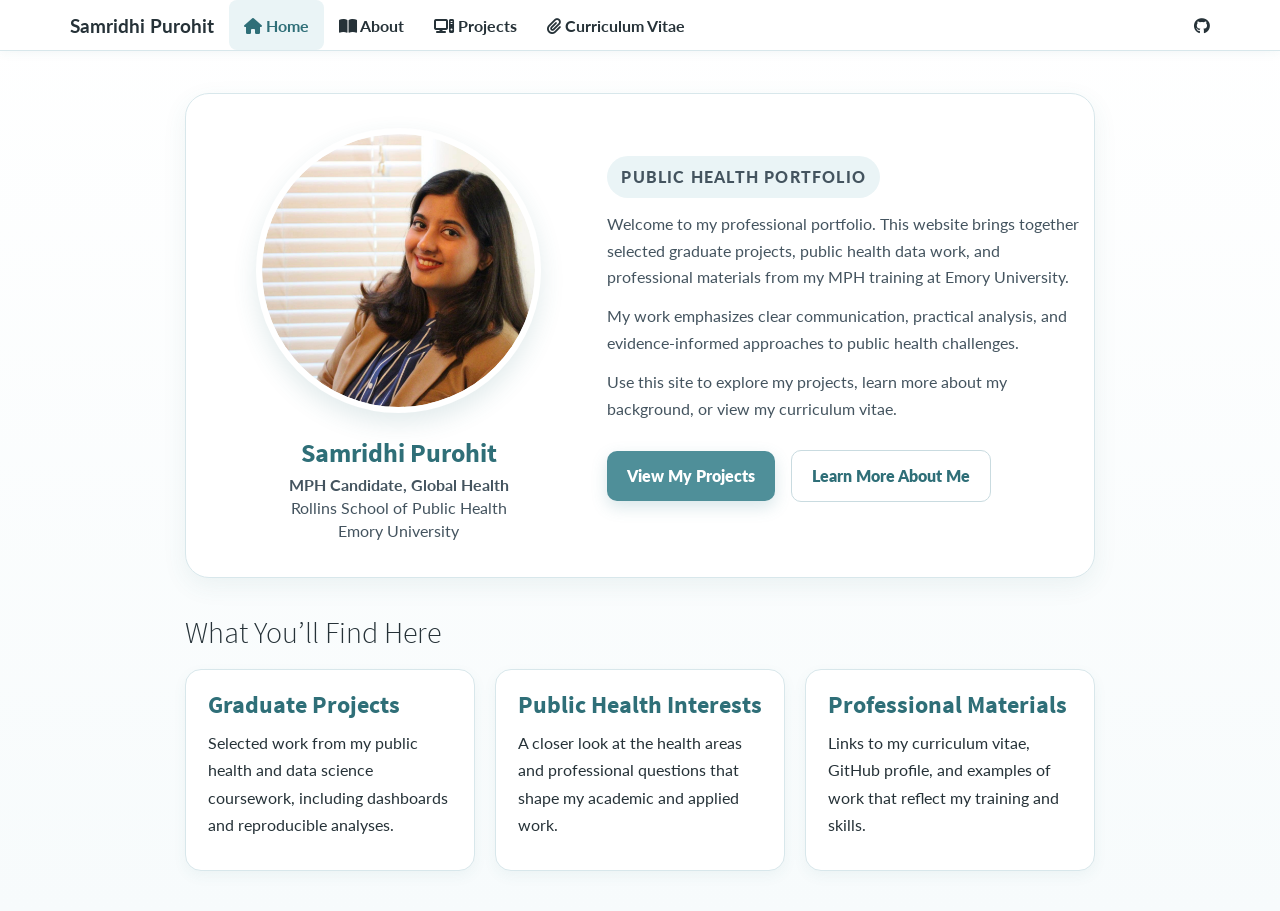
<file: docs/index.html>
<!DOCTYPE html>

<html>

<head>

<meta charset="utf-8" />
<meta name="generator" content="pandoc" />
<meta http-equiv="X-UA-Compatible" content="IE=EDGE" />




<title>index.knit</title>

<script src="site_libs/header-attrs-2.30/header-attrs.js"></script>
<script src="site_libs/jquery-3.6.0/jquery-3.6.0.min.js"></script>
<meta name="viewport" content="width=device-width, initial-scale=1" />
<link href="site_libs/bootstrap-3.3.5/css/cosmo.min.css" rel="stylesheet" />
<script src="site_libs/bootstrap-3.3.5/js/bootstrap.min.js"></script>
<script src="site_libs/bootstrap-3.3.5/shim/html5shiv.min.js"></script>
<script src="site_libs/bootstrap-3.3.5/shim/respond.min.js"></script>
<style>h1 {font-size: 34px;}
       h1.title {font-size: 38px;}
       h2 {font-size: 30px;}
       h3 {font-size: 24px;}
       h4 {font-size: 18px;}
       h5 {font-size: 16px;}
       h6 {font-size: 12px;}
       code {color: inherit; background-color: rgba(0, 0, 0, 0.04);}
       pre:not([class]) { background-color: white }</style>
<script src="site_libs/navigation-1.1/tabsets.js"></script>
<link href="site_libs/highlightjs-9.12.0/default.css" rel="stylesheet" />
<script src="site_libs/highlightjs-9.12.0/highlight.js"></script>
<link href="site_libs/font-awesome-6.4.2/css/all.min.css" rel="stylesheet" />
<link href="site_libs/font-awesome-6.4.2/css/v4-shims.min.css" rel="stylesheet" />
<link rel="icon" type="image/png" href="images/favicon.ico"/>

<style type="text/css">
  code{white-space: pre-wrap;}
  span.smallcaps{font-variant: small-caps;}
  span.underline{text-decoration: underline;}
  div.column{display: inline-block; vertical-align: top; width: 50%;}
  div.hanging-indent{margin-left: 1.5em; text-indent: -1.5em;}
  ul.task-list{list-style: none;}
    </style>

<style type="text/css">code{white-space: pre;}</style>
<script type="text/javascript">
if (window.hljs) {
  hljs.configure({languages: []});
  hljs.initHighlightingOnLoad();
  if (document.readyState && document.readyState === "complete") {
    window.setTimeout(function() { hljs.initHighlighting(); }, 0);
  }
}
</script>






<link rel="stylesheet" href="style.css" type="text/css" />



<style type = "text/css">
.main-container {
  max-width: 940px;
  margin-left: auto;
  margin-right: auto;
}
img {
  max-width:100%;
}
.tabbed-pane {
  padding-top: 12px;
}
.html-widget {
  margin-bottom: 20px;
}
button.code-folding-btn:focus {
  outline: none;
}
summary {
  display: list-item;
}
details > summary > p:only-child {
  display: inline;
}
pre code {
  padding: 0;
}
</style>


<style type="text/css">
.dropdown-submenu {
  position: relative;
}
.dropdown-submenu>.dropdown-menu {
  top: 0;
  left: 100%;
  margin-top: -6px;
  margin-left: -1px;
  border-radius: 0 6px 6px 6px;
}
.dropdown-submenu:hover>.dropdown-menu {
  display: block;
}
.dropdown-submenu>a:after {
  display: block;
  content: " ";
  float: right;
  width: 0;
  height: 0;
  border-color: transparent;
  border-style: solid;
  border-width: 5px 0 5px 5px;
  border-left-color: #cccccc;
  margin-top: 5px;
  margin-right: -10px;
}
.dropdown-submenu:hover>a:after {
  border-left-color: #adb5bd;
}
.dropdown-submenu.pull-left {
  float: none;
}
.dropdown-submenu.pull-left>.dropdown-menu {
  left: -100%;
  margin-left: 10px;
  border-radius: 6px 0 6px 6px;
}
</style>

<script type="text/javascript">
// manage active state of menu based on current page
$(document).ready(function () {
  // active menu anchor
  href = window.location.pathname
  href = href.substr(href.lastIndexOf('/') + 1)
  if (href === "")
    href = "index.html";
  var menuAnchor = $('a[href="' + href + '"]');

  // mark the anchor link active (and if it's in a dropdown, also mark that active)
  var dropdown = menuAnchor.closest('li.dropdown');
  if (window.bootstrap) { // Bootstrap 4+
    menuAnchor.addClass('active');
    dropdown.find('> .dropdown-toggle').addClass('active');
  } else { // Bootstrap 3
    menuAnchor.parent().addClass('active');
    dropdown.addClass('active');
  }

  // Navbar adjustments
  var navHeight = $(".navbar").first().height() + 15;
  var style = document.createElement('style');
  var pt = "padding-top: " + navHeight + "px; ";
  var mt = "margin-top: -" + navHeight + "px; ";
  var css = "";
  // offset scroll position for anchor links (for fixed navbar)
  for (var i = 1; i <= 6; i++) {
    css += ".section h" + i + "{ " + pt + mt + "}\n";
  }
  style.innerHTML = "body {" + pt + "padding-bottom: 40px; }\n" + css;
  document.head.appendChild(style);
});
</script>

<!-- tabsets -->

<style type="text/css">
.tabset-dropdown > .nav-tabs {
  display: inline-table;
  max-height: 500px;
  min-height: 44px;
  overflow-y: auto;
  border: 1px solid #ddd;
  border-radius: 4px;
}

.tabset-dropdown > .nav-tabs > li.active:before, .tabset-dropdown > .nav-tabs.nav-tabs-open:before {
  content: "\e259";
  font-family: 'Glyphicons Halflings';
  display: inline-block;
  padding: 10px;
  border-right: 1px solid #ddd;
}

.tabset-dropdown > .nav-tabs.nav-tabs-open > li.active:before {
  content: "\e258";
  font-family: 'Glyphicons Halflings';
  border: none;
}

.tabset-dropdown > .nav-tabs > li.active {
  display: block;
}

.tabset-dropdown > .nav-tabs > li > a,
.tabset-dropdown > .nav-tabs > li > a:focus,
.tabset-dropdown > .nav-tabs > li > a:hover {
  border: none;
  display: inline-block;
  border-radius: 4px;
  background-color: transparent;
}

.tabset-dropdown > .nav-tabs.nav-tabs-open > li {
  display: block;
  float: none;
}

.tabset-dropdown > .nav-tabs > li {
  display: none;
}
</style>

<!-- code folding -->




</head>

<body>


<div class="container-fluid main-container">




<div class="navbar navbar-default  navbar-fixed-top" role="navigation">
  <div class="container">
    <div class="navbar-header">
      <button type="button" class="navbar-toggle collapsed" data-toggle="collapse" data-bs-toggle="collapse" data-target="#navbar" data-bs-target="#navbar">
        <span class="icon-bar"></span>
        <span class="icon-bar"></span>
        <span class="icon-bar"></span>
      </button>
      <a class="navbar-brand" href="index.html">Samridhi Purohit</a>
    </div>
    <div id="navbar" class="navbar-collapse collapse">
      <ul class="nav navbar-nav">
        <li>
  <a href="index.html">
    <span class="fa fa-home"></span>
     
    Home
  </a>
</li>
<li>
  <a href="about.html">
    <span class="fa fa-book-open"></span>
     
    About
  </a>
</li>
<li>
  <a href="projects.html">
    <span class="fa fa-computer"></span>
     
    Projects
  </a>
</li>
<li>
  <a href="files/CV.pdf">
    <span class="fa fa-paperclip"></span>
     
    Curriculum Vitae
  </a>
</li>
      </ul>
      <ul class="nav navbar-nav navbar-right">
        <li>
  <a href="https://github.com/samridhipurohit">
    <span class="fa fa-github"></span>
     
  </a>
</li>
      </ul>
    </div><!--/.nav-collapse -->
  </div><!--/.container -->
</div><!--/.navbar -->

<div id="header">




</div>


<div class="home-hero">
<div class="hero-grid">
<div class="profile-card">
<div class="profile-frame">
<p><img src="images/Samridhi_Headshot.jpeg" width="100%" style="display: block; margin: auto;" /></p>
</div>
<h2>
Samridhi Purohit
</h2>
<p class="profile-subtitle">
<strong>MPH Candidate, Global Health</strong><br> Rollins School of
Public Health<br> Emory University
</p>
</div>
<div class="hero-content">
<p class="eyebrow">
Public Health Portfolio
</p>
<p>
Welcome to my professional portfolio. This website brings together
selected graduate projects, public health data work, and professional
materials from my MPH training at Emory University.
</p>
<p>
My work emphasizes clear communication, practical analysis, and
evidence-informed approaches to public health challenges.
</p>
<p>
Use this site to explore my projects, learn more about my background, or
view my curriculum vitae.
</p>
<div class="hero-buttons">
<p><a href="projects.html" class="button-link">View My Projects</a>
<a href="about.html" class="button-link secondary-button">Learn More
About Me</a></p>
</div>
</div>
</div>
</div>
<div id="what-youll-find-here" class="section level2">
<h2>What You’ll Find Here</h2>
<div class="card-container">
<div class="info-card">
<h3>
Graduate Projects
</h3>
<p>
Selected work from my public health and data science coursework,
including dashboards and reproducible analyses.
</p>
</div>
<div class="info-card">
<h3>
Public Health Interests
</h3>
<p>
A closer look at the health areas and professional questions that shape
my academic and applied work.
</p>
</div>
<div class="info-card">
<h3>
Professional Materials
</h3>
<p>
Links to my curriculum vitae, GitHub profile, and examples of work that
reflect my training and skills.
</p>
</div>
</div>
</div>




</div>

<script>

// add bootstrap table styles to pandoc tables
function bootstrapStylePandocTables() {
  $('tr.odd').parent('tbody').parent('table').addClass('table table-condensed');
}
$(document).ready(function () {
  bootstrapStylePandocTables();
});


</script>

<!-- tabsets -->

<script>
$(document).ready(function () {
  window.buildTabsets("TOC");
});

$(document).ready(function () {
  $('.tabset-dropdown > .nav-tabs > li').click(function () {
    $(this).parent().toggleClass('nav-tabs-open');
  });
});
</script>

<!-- code folding -->


<!-- dynamically load mathjax for compatibility with self-contained -->
<script>
  (function () {
    var script = document.createElement("script");
    script.type = "text/javascript";
    script.src  = "https://mathjax.rstudio.com/latest/MathJax.js?config=TeX-AMS-MML_HTMLorMML";
    document.getElementsByTagName("head")[0].appendChild(script);
  })();
</script>

</body>
</html>
</file>
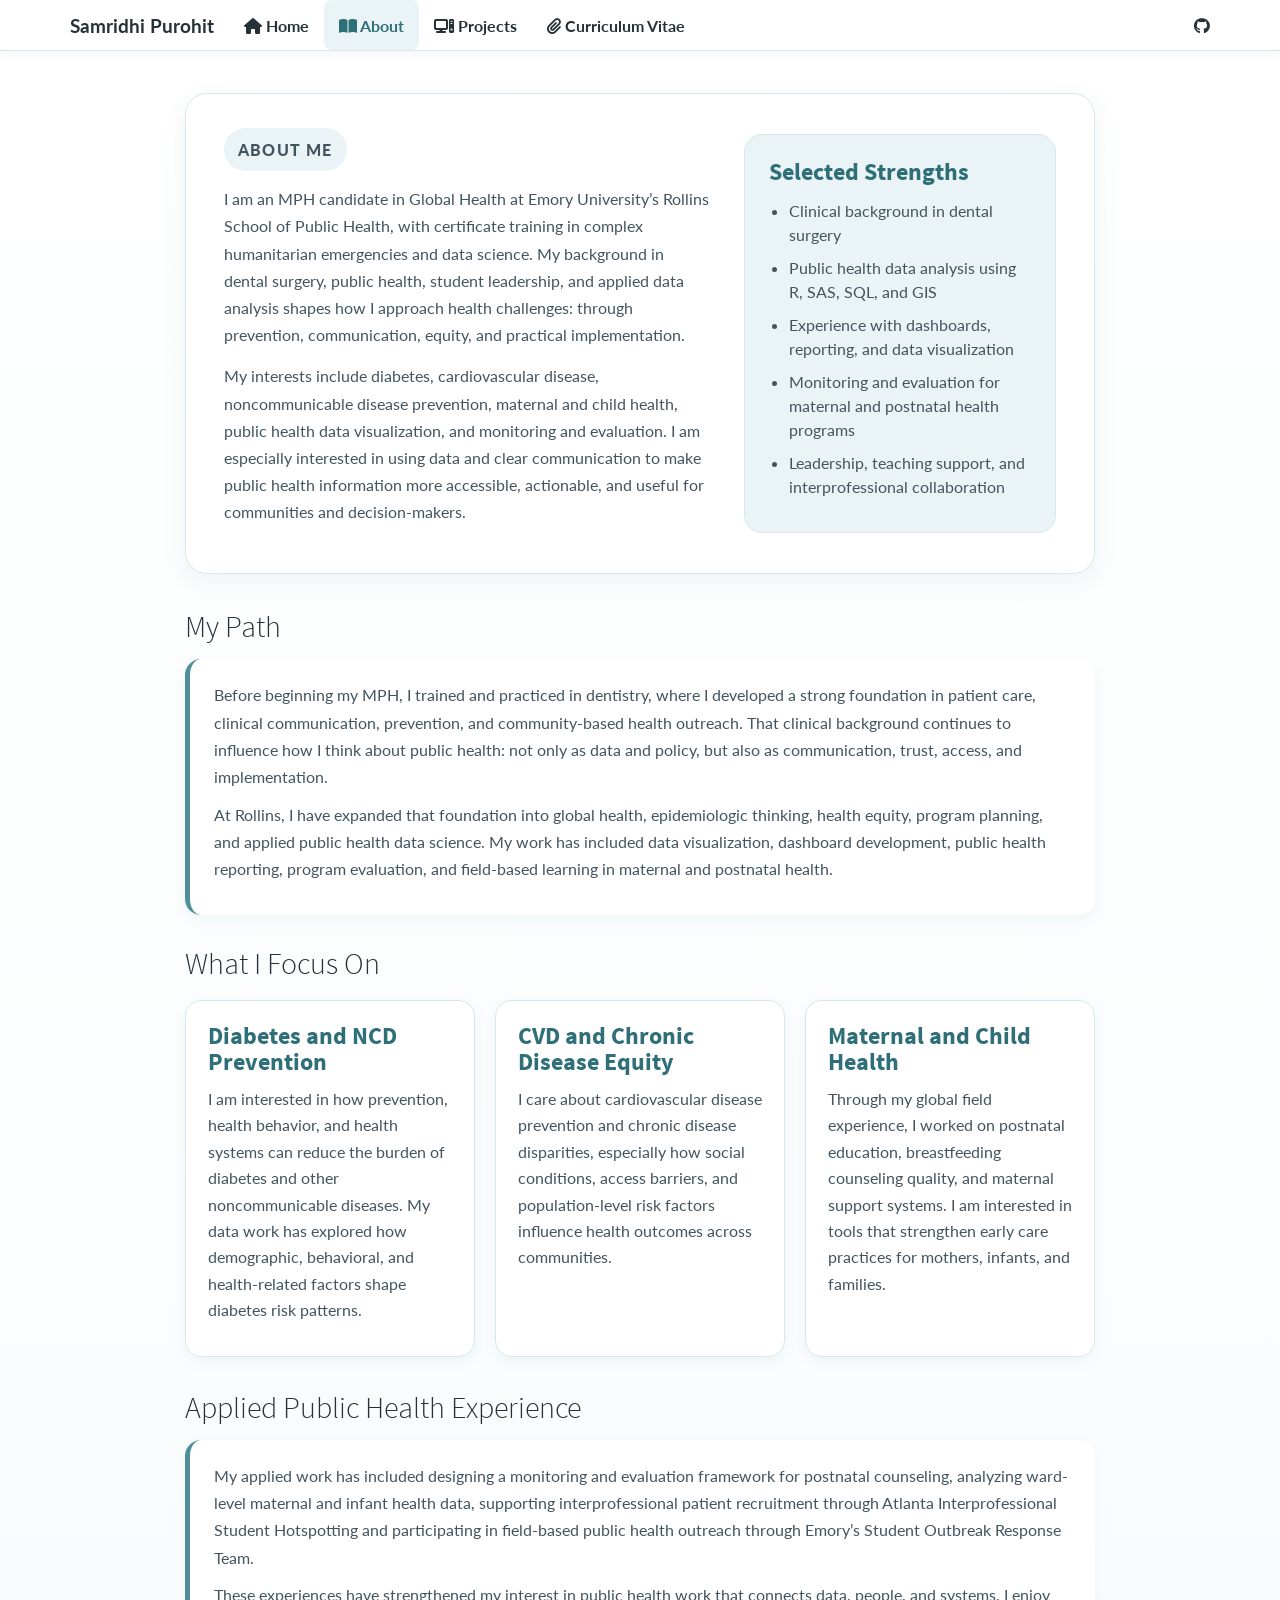
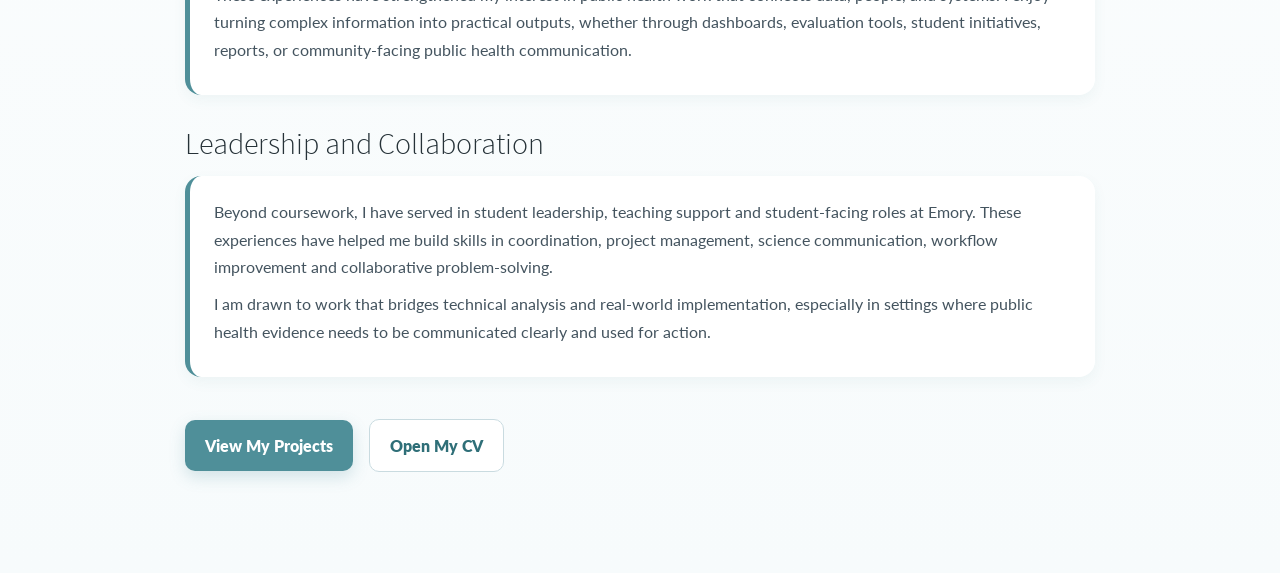
<file: docs/about.html>
<!DOCTYPE html>

<html>

<head>

<meta charset="utf-8" />
<meta name="generator" content="pandoc" />
<meta http-equiv="X-UA-Compatible" content="IE=EDGE" />




<title>about.knit</title>

<script src="site_libs/header-attrs-2.30/header-attrs.js"></script>
<script src="site_libs/jquery-3.6.0/jquery-3.6.0.min.js"></script>
<meta name="viewport" content="width=device-width, initial-scale=1" />
<link href="site_libs/bootstrap-3.3.5/css/cosmo.min.css" rel="stylesheet" />
<script src="site_libs/bootstrap-3.3.5/js/bootstrap.min.js"></script>
<script src="site_libs/bootstrap-3.3.5/shim/html5shiv.min.js"></script>
<script src="site_libs/bootstrap-3.3.5/shim/respond.min.js"></script>
<style>h1 {font-size: 34px;}
       h1.title {font-size: 38px;}
       h2 {font-size: 30px;}
       h3 {font-size: 24px;}
       h4 {font-size: 18px;}
       h5 {font-size: 16px;}
       h6 {font-size: 12px;}
       code {color: inherit; background-color: rgba(0, 0, 0, 0.04);}
       pre:not([class]) { background-color: white }</style>
<script src="site_libs/navigation-1.1/tabsets.js"></script>
<link href="site_libs/highlightjs-9.12.0/default.css" rel="stylesheet" />
<script src="site_libs/highlightjs-9.12.0/highlight.js"></script>
<link href="site_libs/font-awesome-6.4.2/css/all.min.css" rel="stylesheet" />
<link href="site_libs/font-awesome-6.4.2/css/v4-shims.min.css" rel="stylesheet" />
<link rel="icon" type="image/png" href="images/favicon.ico"/>

<style type="text/css">
  code{white-space: pre-wrap;}
  span.smallcaps{font-variant: small-caps;}
  span.underline{text-decoration: underline;}
  div.column{display: inline-block; vertical-align: top; width: 50%;}
  div.hanging-indent{margin-left: 1.5em; text-indent: -1.5em;}
  ul.task-list{list-style: none;}
    </style>

<style type="text/css">code{white-space: pre;}</style>
<script type="text/javascript">
if (window.hljs) {
  hljs.configure({languages: []});
  hljs.initHighlightingOnLoad();
  if (document.readyState && document.readyState === "complete") {
    window.setTimeout(function() { hljs.initHighlighting(); }, 0);
  }
}
</script>






<link rel="stylesheet" href="style.css" type="text/css" />



<style type = "text/css">
.main-container {
  max-width: 940px;
  margin-left: auto;
  margin-right: auto;
}
img {
  max-width:100%;
}
.tabbed-pane {
  padding-top: 12px;
}
.html-widget {
  margin-bottom: 20px;
}
button.code-folding-btn:focus {
  outline: none;
}
summary {
  display: list-item;
}
details > summary > p:only-child {
  display: inline;
}
pre code {
  padding: 0;
}
</style>


<style type="text/css">
.dropdown-submenu {
  position: relative;
}
.dropdown-submenu>.dropdown-menu {
  top: 0;
  left: 100%;
  margin-top: -6px;
  margin-left: -1px;
  border-radius: 0 6px 6px 6px;
}
.dropdown-submenu:hover>.dropdown-menu {
  display: block;
}
.dropdown-submenu>a:after {
  display: block;
  content: " ";
  float: right;
  width: 0;
  height: 0;
  border-color: transparent;
  border-style: solid;
  border-width: 5px 0 5px 5px;
  border-left-color: #cccccc;
  margin-top: 5px;
  margin-right: -10px;
}
.dropdown-submenu:hover>a:after {
  border-left-color: #adb5bd;
}
.dropdown-submenu.pull-left {
  float: none;
}
.dropdown-submenu.pull-left>.dropdown-menu {
  left: -100%;
  margin-left: 10px;
  border-radius: 6px 0 6px 6px;
}
</style>

<script type="text/javascript">
// manage active state of menu based on current page
$(document).ready(function () {
  // active menu anchor
  href = window.location.pathname
  href = href.substr(href.lastIndexOf('/') + 1)
  if (href === "")
    href = "index.html";
  var menuAnchor = $('a[href="' + href + '"]');

  // mark the anchor link active (and if it's in a dropdown, also mark that active)
  var dropdown = menuAnchor.closest('li.dropdown');
  if (window.bootstrap) { // Bootstrap 4+
    menuAnchor.addClass('active');
    dropdown.find('> .dropdown-toggle').addClass('active');
  } else { // Bootstrap 3
    menuAnchor.parent().addClass('active');
    dropdown.addClass('active');
  }

  // Navbar adjustments
  var navHeight = $(".navbar").first().height() + 15;
  var style = document.createElement('style');
  var pt = "padding-top: " + navHeight + "px; ";
  var mt = "margin-top: -" + navHeight + "px; ";
  var css = "";
  // offset scroll position for anchor links (for fixed navbar)
  for (var i = 1; i <= 6; i++) {
    css += ".section h" + i + "{ " + pt + mt + "}\n";
  }
  style.innerHTML = "body {" + pt + "padding-bottom: 40px; }\n" + css;
  document.head.appendChild(style);
});
</script>

<!-- tabsets -->

<style type="text/css">
.tabset-dropdown > .nav-tabs {
  display: inline-table;
  max-height: 500px;
  min-height: 44px;
  overflow-y: auto;
  border: 1px solid #ddd;
  border-radius: 4px;
}

.tabset-dropdown > .nav-tabs > li.active:before, .tabset-dropdown > .nav-tabs.nav-tabs-open:before {
  content: "\e259";
  font-family: 'Glyphicons Halflings';
  display: inline-block;
  padding: 10px;
  border-right: 1px solid #ddd;
}

.tabset-dropdown > .nav-tabs.nav-tabs-open > li.active:before {
  content: "\e258";
  font-family: 'Glyphicons Halflings';
  border: none;
}

.tabset-dropdown > .nav-tabs > li.active {
  display: block;
}

.tabset-dropdown > .nav-tabs > li > a,
.tabset-dropdown > .nav-tabs > li > a:focus,
.tabset-dropdown > .nav-tabs > li > a:hover {
  border: none;
  display: inline-block;
  border-radius: 4px;
  background-color: transparent;
}

.tabset-dropdown > .nav-tabs.nav-tabs-open > li {
  display: block;
  float: none;
}

.tabset-dropdown > .nav-tabs > li {
  display: none;
}
</style>

<!-- code folding -->




</head>

<body>


<div class="container-fluid main-container">




<div class="navbar navbar-default  navbar-fixed-top" role="navigation">
  <div class="container">
    <div class="navbar-header">
      <button type="button" class="navbar-toggle collapsed" data-toggle="collapse" data-bs-toggle="collapse" data-target="#navbar" data-bs-target="#navbar">
        <span class="icon-bar"></span>
        <span class="icon-bar"></span>
        <span class="icon-bar"></span>
      </button>
      <a class="navbar-brand" href="index.html">Samridhi Purohit</a>
    </div>
    <div id="navbar" class="navbar-collapse collapse">
      <ul class="nav navbar-nav">
        <li>
  <a href="index.html">
    <span class="fa fa-home"></span>
     
    Home
  </a>
</li>
<li>
  <a href="about.html">
    <span class="fa fa-book-open"></span>
     
    About
  </a>
</li>
<li>
  <a href="projects.html">
    <span class="fa fa-computer"></span>
     
    Projects
  </a>
</li>
<li>
  <a href="files/CV.pdf">
    <span class="fa fa-paperclip"></span>
     
    Curriculum Vitae
  </a>
</li>
      </ul>
      <ul class="nav navbar-nav navbar-right">
        <li>
  <a href="https://github.com/samridhipurohit">
    <span class="fa fa-github"></span>
     
  </a>
</li>
      </ul>
    </div><!--/.nav-collapse -->
  </div><!--/.container -->
</div><!--/.navbar -->

<div id="header">




</div>


<div class="about-page fade-in-page">
<div class="about-hero about-split">
<div class="about-intro">
<p class="eyebrow">
About Me
</p>
<p class="lead-text">
I am an MPH candidate in Global Health at Emory University’s Rollins
School of Public Health, with certificate training in complex
humanitarian emergencies and data science. My background in dental
surgery, public health, student leadership, and applied data analysis
shapes how I approach health challenges: through prevention,
communication, equity, and practical implementation.
</p>
<p>
My interests include diabetes, cardiovascular disease, noncommunicable
disease prevention, maternal and child health, public health data
visualization, and monitoring and evaluation. I am especially interested
in using data and clear communication to make public health information
more accessible, actionable, and useful for communities and
decision-makers.
</p>
</div>
<div class="quick-facts">
<h3>
Selected Strengths
</h3>
<ul>
<li>
Clinical background in dental surgery
</li>
<li>
Public health data analysis using R, SAS, SQL, and GIS
</li>
<li>
Experience with dashboards, reporting, and data visualization
</li>
<li>
Monitoring and evaluation for maternal and postnatal health programs
</li>
<li>
Leadership, teaching support, and interprofessional collaboration
</li>
</ul>
</div>
</div>
<div id="my-path" class="section level2">
<h2>My Path</h2>
<div class="about-section-card">
<p>
Before beginning my MPH, I trained and practiced in dentistry, where I
developed a strong foundation in patient care, clinical communication,
prevention, and community-based health outreach. That clinical
background continues to influence how I think about public health: not
only as data and policy, but also as communication, trust, access, and
implementation.
</p>
<p>
At Rollins, I have expanded that foundation into global health,
epidemiologic thinking, health equity, program planning, and applied
public health data science. My work has included data visualization,
dashboard development, public health reporting, program evaluation, and
field-based learning in maternal and postnatal health.
</p>
</div>
</div>
<div id="what-i-focus-on" class="section level2">
<h2>What I Focus On</h2>
<div class="about-grid">
<div class="about-card">
<h3>
Diabetes and NCD Prevention
</h3>
<p>
I am interested in how prevention, health behavior, and health systems
can reduce the burden of diabetes and other noncommunicable diseases. My
data work has explored how demographic, behavioral, and health-related
factors shape diabetes risk patterns.
</p>
</div>
<div class="about-card">
<h3>
CVD and Chronic Disease Equity
</h3>
<p>
I care about cardiovascular disease prevention and chronic disease
disparities, especially how social conditions, access barriers, and
population-level risk factors influence health outcomes across
communities.
</p>
</div>
<div class="about-card">
<h3>
Maternal and Child Health
</h3>
<p>
Through my global field experience, I worked on postnatal education,
breastfeeding counseling quality, and maternal support systems. I am
interested in tools that strengthen early care practices for mothers,
infants, and families.
</p>
</div>
</div>
</div>
<div id="applied-public-health-experience" class="section level2">
<h2>Applied Public Health Experience</h2>
<div class="about-section-card">
<p>
My applied work has included designing a monitoring and evaluation
framework for postnatal counseling, analyzing ward-level maternal and
infant health data, supporting interprofessional patient recruitment
through Atlanta Interprofessional Student Hotspotting and participating
in field-based public health outreach through Emory’s Student Outbreak
Response Team.
</p>
<p>
These experiences have strengthened my interest in public health work
that connects data, people, and systems. I enjoy turning complex
information into practical outputs, whether through dashboards,
evaluation tools, student initiatives, reports, or community-facing
public health communication.
</p>
</div>
</div>
<div id="leadership-and-collaboration" class="section level2">
<h2>Leadership and Collaboration</h2>
<div class="about-section-card">
<p>
Beyond coursework, I have served in student leadership, teaching support
and student-facing roles at Emory. These experiences have helped me
build skills in coordination, project management, science communication,
workflow improvement and collaborative problem-solving.
</p>
<p>
I am drawn to work that bridges technical analysis and real-world
implementation, especially in settings where public health evidence
needs to be communicated clearly and used for action.
</p>
</div>
<div class="about-cta">
<p><a href="projects.html" class="button-link">View My Projects</a>
<a href="files/CV.pdf" class="button-link secondary-button">Open My
CV</a></p>
</div>
</div>
</div>




</div>

<script>

// add bootstrap table styles to pandoc tables
function bootstrapStylePandocTables() {
  $('tr.odd').parent('tbody').parent('table').addClass('table table-condensed');
}
$(document).ready(function () {
  bootstrapStylePandocTables();
});


</script>

<!-- tabsets -->

<script>
$(document).ready(function () {
  window.buildTabsets("TOC");
});

$(document).ready(function () {
  $('.tabset-dropdown > .nav-tabs > li').click(function () {
    $(this).parent().toggleClass('nav-tabs-open');
  });
});
</script>

<!-- code folding -->


<!-- dynamically load mathjax for compatibility with self-contained -->
<script>
  (function () {
    var script = document.createElement("script");
    script.type = "text/javascript";
    script.src  = "https://mathjax.rstudio.com/latest/MathJax.js?config=TeX-AMS-MML_HTMLorMML";
    document.getElementsByTagName("head")[0].appendChild(script);
  })();
</script>

</body>
</html>
</file>
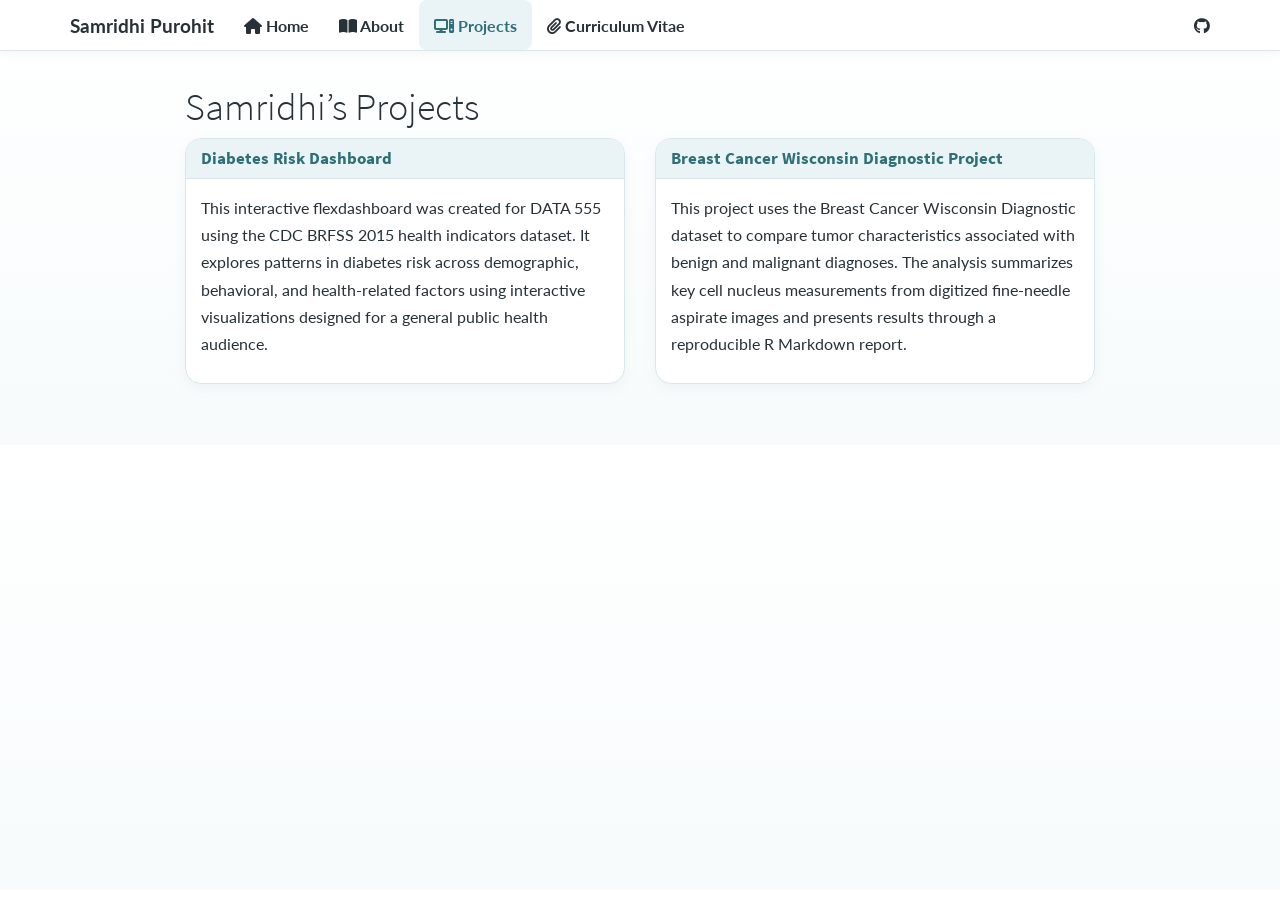
<file: docs/projects.html>
<!DOCTYPE html>

<html>

<head>

<meta charset="utf-8" />
<meta name="generator" content="pandoc" />
<meta http-equiv="X-UA-Compatible" content="IE=EDGE" />




<title>Samridhi’s Projects</title>

<script src="site_libs/header-attrs-2.30/header-attrs.js"></script>
<script src="site_libs/jquery-3.6.0/jquery-3.6.0.min.js"></script>
<meta name="viewport" content="width=device-width, initial-scale=1" />
<link href="site_libs/bootstrap-3.3.5/css/cosmo.min.css" rel="stylesheet" />
<script src="site_libs/bootstrap-3.3.5/js/bootstrap.min.js"></script>
<script src="site_libs/bootstrap-3.3.5/shim/html5shiv.min.js"></script>
<script src="site_libs/bootstrap-3.3.5/shim/respond.min.js"></script>
<style>h1 {font-size: 34px;}
       h1.title {font-size: 38px;}
       h2 {font-size: 30px;}
       h3 {font-size: 24px;}
       h4 {font-size: 18px;}
       h5 {font-size: 16px;}
       h6 {font-size: 12px;}
       code {color: inherit; background-color: rgba(0, 0, 0, 0.04);}
       pre:not([class]) { background-color: white }</style>
<script src="site_libs/navigation-1.1/tabsets.js"></script>
<link href="site_libs/highlightjs-9.12.0/default.css" rel="stylesheet" />
<script src="site_libs/highlightjs-9.12.0/highlight.js"></script>
<link href="site_libs/font-awesome-6.4.2/css/all.min.css" rel="stylesheet" />
<link href="site_libs/font-awesome-6.4.2/css/v4-shims.min.css" rel="stylesheet" />
<link rel="icon" type="image/png" href="images/favicon.ico"/>

<style type="text/css">
  code{white-space: pre-wrap;}
  span.smallcaps{font-variant: small-caps;}
  span.underline{text-decoration: underline;}
  div.column{display: inline-block; vertical-align: top; width: 50%;}
  div.hanging-indent{margin-left: 1.5em; text-indent: -1.5em;}
  ul.task-list{list-style: none;}
    </style>

<style type="text/css">code{white-space: pre;}</style>
<script type="text/javascript">
if (window.hljs) {
  hljs.configure({languages: []});
  hljs.initHighlightingOnLoad();
  if (document.readyState && document.readyState === "complete") {
    window.setTimeout(function() { hljs.initHighlighting(); }, 0);
  }
}
</script>






<link rel="stylesheet" href="style.css" type="text/css" />



<style type = "text/css">
.main-container {
  max-width: 940px;
  margin-left: auto;
  margin-right: auto;
}
img {
  max-width:100%;
}
.tabbed-pane {
  padding-top: 12px;
}
.html-widget {
  margin-bottom: 20px;
}
button.code-folding-btn:focus {
  outline: none;
}
summary {
  display: list-item;
}
details > summary > p:only-child {
  display: inline;
}
pre code {
  padding: 0;
}
</style>


<style type="text/css">
.dropdown-submenu {
  position: relative;
}
.dropdown-submenu>.dropdown-menu {
  top: 0;
  left: 100%;
  margin-top: -6px;
  margin-left: -1px;
  border-radius: 0 6px 6px 6px;
}
.dropdown-submenu:hover>.dropdown-menu {
  display: block;
}
.dropdown-submenu>a:after {
  display: block;
  content: " ";
  float: right;
  width: 0;
  height: 0;
  border-color: transparent;
  border-style: solid;
  border-width: 5px 0 5px 5px;
  border-left-color: #cccccc;
  margin-top: 5px;
  margin-right: -10px;
}
.dropdown-submenu:hover>a:after {
  border-left-color: #adb5bd;
}
.dropdown-submenu.pull-left {
  float: none;
}
.dropdown-submenu.pull-left>.dropdown-menu {
  left: -100%;
  margin-left: 10px;
  border-radius: 6px 0 6px 6px;
}
</style>

<script type="text/javascript">
// manage active state of menu based on current page
$(document).ready(function () {
  // active menu anchor
  href = window.location.pathname
  href = href.substr(href.lastIndexOf('/') + 1)
  if (href === "")
    href = "index.html";
  var menuAnchor = $('a[href="' + href + '"]');

  // mark the anchor link active (and if it's in a dropdown, also mark that active)
  var dropdown = menuAnchor.closest('li.dropdown');
  if (window.bootstrap) { // Bootstrap 4+
    menuAnchor.addClass('active');
    dropdown.find('> .dropdown-toggle').addClass('active');
  } else { // Bootstrap 3
    menuAnchor.parent().addClass('active');
    dropdown.addClass('active');
  }

  // Navbar adjustments
  var navHeight = $(".navbar").first().height() + 15;
  var style = document.createElement('style');
  var pt = "padding-top: " + navHeight + "px; ";
  var mt = "margin-top: -" + navHeight + "px; ";
  var css = "";
  // offset scroll position for anchor links (for fixed navbar)
  for (var i = 1; i <= 6; i++) {
    css += ".section h" + i + "{ " + pt + mt + "}\n";
  }
  style.innerHTML = "body {" + pt + "padding-bottom: 40px; }\n" + css;
  document.head.appendChild(style);
});
</script>

<!-- tabsets -->

<style type="text/css">
.tabset-dropdown > .nav-tabs {
  display: inline-table;
  max-height: 500px;
  min-height: 44px;
  overflow-y: auto;
  border: 1px solid #ddd;
  border-radius: 4px;
}

.tabset-dropdown > .nav-tabs > li.active:before, .tabset-dropdown > .nav-tabs.nav-tabs-open:before {
  content: "\e259";
  font-family: 'Glyphicons Halflings';
  display: inline-block;
  padding: 10px;
  border-right: 1px solid #ddd;
}

.tabset-dropdown > .nav-tabs.nav-tabs-open > li.active:before {
  content: "\e258";
  font-family: 'Glyphicons Halflings';
  border: none;
}

.tabset-dropdown > .nav-tabs > li.active {
  display: block;
}

.tabset-dropdown > .nav-tabs > li > a,
.tabset-dropdown > .nav-tabs > li > a:focus,
.tabset-dropdown > .nav-tabs > li > a:hover {
  border: none;
  display: inline-block;
  border-radius: 4px;
  background-color: transparent;
}

.tabset-dropdown > .nav-tabs.nav-tabs-open > li {
  display: block;
  float: none;
}

.tabset-dropdown > .nav-tabs > li {
  display: none;
}
</style>

<!-- code folding -->




</head>

<body>


<div class="container-fluid main-container">




<div class="navbar navbar-default  navbar-fixed-top" role="navigation">
  <div class="container">
    <div class="navbar-header">
      <button type="button" class="navbar-toggle collapsed" data-toggle="collapse" data-bs-toggle="collapse" data-target="#navbar" data-bs-target="#navbar">
        <span class="icon-bar"></span>
        <span class="icon-bar"></span>
        <span class="icon-bar"></span>
      </button>
      <a class="navbar-brand" href="index.html">Samridhi Purohit</a>
    </div>
    <div id="navbar" class="navbar-collapse collapse">
      <ul class="nav navbar-nav">
        <li>
  <a href="index.html">
    <span class="fa fa-home"></span>
     
    Home
  </a>
</li>
<li>
  <a href="about.html">
    <span class="fa fa-book-open"></span>
     
    About
  </a>
</li>
<li>
  <a href="projects.html">
    <span class="fa fa-computer"></span>
     
    Projects
  </a>
</li>
<li>
  <a href="files/CV.pdf">
    <span class="fa fa-paperclip"></span>
     
    Curriculum Vitae
  </a>
</li>
      </ul>
      <ul class="nav navbar-nav navbar-right">
        <li>
  <a href="https://github.com/samridhipurohit">
    <span class="fa fa-github"></span>
     
  </a>
</li>
      </ul>
    </div><!--/.nav-collapse -->
  </div><!--/.container -->
</div><!--/.navbar -->

<div id="header">



<h1 class="title toc-ignore">Samridhi’s Projects</h1>

</div>


<div class="row">
<div class="col-sm-6">
<a href="https://samridhipurohit.github.io/diabetes-risk-dashboard/" class="project-link">
<div class="panel panel-default">
<div class="panel-heading">
<h3 class="panel-title">
Diabetes Risk Dashboard
</h3>
</div>
<div class="panel-body">
<p>
This interactive flexdashboard was created for DATA 555 using the CDC
BRFSS 2015 health indicators dataset. It explores patterns in diabetes
risk across demographic, behavioral, and health-related factors using
interactive visualizations designed for a general public health
audience.
</p>
</div>
</div>
<p></a></p>
</div>
<div class="col-sm-6">
<a href="https://github.com/samridhipurohit/breast_cancer_wisconsin_diagnostic" class="project-link">
<div class="panel panel-default">
<div class="panel-heading">
<h3 class="panel-title">
Breast Cancer Wisconsin Diagnostic Project
</h3>
</div>
<div class="panel-body">
<p>
This project uses the Breast Cancer Wisconsin Diagnostic dataset to
compare tumor characteristics associated with benign and malignant
diagnoses. The analysis summarizes key cell nucleus measurements from
digitized fine-needle aspirate images and presents results through a
reproducible R Markdown report.
</p>
</div>
</div>
<p></a></p>
</div>
</div>




</div>

<script>

// add bootstrap table styles to pandoc tables
function bootstrapStylePandocTables() {
  $('tr.odd').parent('tbody').parent('table').addClass('table table-condensed');
}
$(document).ready(function () {
  bootstrapStylePandocTables();
});


</script>

<!-- tabsets -->

<script>
$(document).ready(function () {
  window.buildTabsets("TOC");
});

$(document).ready(function () {
  $('.tabset-dropdown > .nav-tabs > li').click(function () {
    $(this).parent().toggleClass('nav-tabs-open');
  });
});
</script>

<!-- code folding -->


<!-- dynamically load mathjax for compatibility with self-contained -->
<script>
  (function () {
    var script = document.createElement("script");
    script.type = "text/javascript";
    script.src  = "https://mathjax.rstudio.com/latest/MathJax.js?config=TeX-AMS-MML_HTMLorMML";
    document.getElementsByTagName("head")[0].appendChild(script);
  })();
</script>

</body>
</html>
</file>
<file: docs/site_libs/highlightjs-9.12.0/default.css>
.hljs-literal {
  color: #990073;
}

.hljs-number {
  color: #099;
}

.hljs-comment {
  color: #998;
  font-style: italic;
}

.hljs-keyword {
  color: #900;
  font-weight: bold;
}

.hljs-string {
  color: #d14;
}
</file>
<file: docs/style.css>
@import url('https://fonts.googleapis.com/css2?family=Lato:wght@300;400;700;900&display=swap');

/* =========================================================
   Base theme
   Soft teal public health portfolio style
   ========================================================= */

:root {
  --bg: #f7fbfc;
  --card: #ffffff;
  --accent: #4f8f99;
  --accent-dark: #2f6f78;
  --accent-soft: #eaf4f6;
  --text: #263238;
  --text-soft: #44545f;
  --muted: #6b7880;
  --border: #d8e7eb;
  --shadow: 0 8px 24px rgba(47, 111, 120, 0.08);
  --shadow-hover: 0 14px 30px rgba(47, 111, 120, 0.13);
}

body {
  font-family: 'Lato', sans-serif;
  background: linear-gradient(to bottom, #ffffff 0%, var(--bg) 100%);
  color: var(--text);
  font-size: 16px;
  line-height: 1.7;
}

.main-container {
  max-width: 1050px;
}

/* Default link color */
a {
  color: var(--accent-dark);
  text-decoration: none;
  transition: all 0.2s ease;
}

/* Hover state */
a:hover {
  color: var(--accent);
  text-decoration: underline;
}

/* =========================================================
   Navbar
   ========================================================= */

.navbar {
  background-color: rgba(255, 255, 255, 0.98) !important;
  border-bottom: 1px solid var(--border) !important;
  box-shadow: 0 2px 10px rgba(47, 111, 120, 0.06);
}

.navbar-brand,
.navbar-nav > li > a,
.navbar a {
  color: var(--text) !important;
  font-weight: 700;
}

.navbar-brand:hover,
.navbar-nav > li > a:hover,
.navbar-nav > .active > a,
.navbar-nav > .active > a:hover {
  background-color: var(--accent-soft) !important;
  color: var(--accent-dark) !important;
  border-radius: 8px;
  text-decoration: none;
}

/* =========================================================
   Homepage hero
   ========================================================= */

.home-hero {
  background: #ffffff;
  border: 1px solid var(--border);
  border-radius: 24px;
  padding: 34px 38px;
  margin: 28px 0 38px 0;
  box-shadow: var(--shadow);
  animation: fadeUp 0.6s ease both;
}

.home-hero:hover {
  box-shadow: var(--shadow-hover);
  transition: all 0.25s ease;
}

.hero-grid {
  display: grid;
  grid-template-columns: 42% 58%;
  gap: 34px;
  align-items: center;
}

/* =========================================================
   Profile picture section
   ========================================================= */

.profile-card {
  text-align: center;
  display: flex;
  flex-direction: column;
  align-items: center;
  justify-content: center;
}

.profile-frame {
  width: 285px;
  height: 285px;
  margin: 0 auto 18px auto;
  border-radius: 50%;
  overflow: hidden;
  border: 6px solid #ffffff;
  box-shadow: 0 10px 24px rgba(47, 111, 120, 0.14);
  background-color: #ffffff;
  flex-shrink: 0;
}

/* Fixes R Markdown image wrapping */
.profile-frame p,
.profile-frame .figure {
  width: 100%;
  height: 100%;
  margin: 0;
}

.profile-frame img {
  width: 100% !important;
  height: 100% !important;
  object-fit: cover;
  object-position: center center;
  display: block;
  margin: 0;
  border-radius: 50%;
}

.profile-card h2 {
  margin-top: 8px;
  margin-bottom: 6px;
  font-size: 26px;
  font-weight: 900;
  color: var(--accent-dark);
}

.profile-subtitle {
  font-size: 15.5px;
  line-height: 1.5;
  color: var(--text-soft);
  margin: 0;
}

/* =========================================================
   Hero text
   ========================================================= */

.hero-content h1 {
  font-size: 42px;
  line-height: 1.12;
  margin-top: 8px;
  margin-bottom: 16px;
  font-weight: 900;
  color: var(--text);
}

.hero-content p {
  font-size: 16px;
  line-height: 1.65;
  color: var(--text-soft);
  margin-bottom: 13px;
}

.eyebrow {
  display: inline-block;
  font-size: 13px;
  font-weight: 900;
  text-transform: uppercase;
  letter-spacing: 1.2px;
  color: var(--accent-dark);
  background-color: var(--accent-soft);
  padding: 8px 14px;
  border-radius: 999px;
  margin-bottom: 12px;
}

/* =========================================================
   Buttons
   ========================================================= */

.hero-buttons {
  margin-top: 18px;
}

.button-link {
  display: inline-block;
  background-color: var(--accent);
  color: white !important;
  padding: 12px 20px;
  border-radius: 10px;
  margin-right: 12px;
  margin-top: 10px;
  font-weight: 800;
  box-shadow: 0 6px 16px rgba(79, 143, 153, 0.22);
  transition: all 0.22s ease;
}

.button-link:hover {
  background-color: var(--accent-dark);
  color: white !important;
  transform: translateY(-2px);
  text-decoration: none;
  box-shadow: 0 10px 22px rgba(79, 143, 153, 0.28);
}

.secondary-button {
  background-color: #ffffff;
  color: var(--accent-dark) !important;
  border: 1px solid #c9dbe0;
  box-shadow: none;
}

.secondary-button:hover {
  background-color: var(--accent-soft);
  color: var(--accent-dark) !important;
}

/* =========================================================
   Cards
   ========================================================= */

.card-container,
.about-grid {
  display: flex;
  gap: 20px;
  flex-wrap: wrap;
  margin-top: 20px;
}

.info-card,
.about-card {
  flex: 1;
  min-width: 240px;
  background-color: var(--card);
  border: 1px solid var(--border);
  border-radius: 16px;
  padding: 22px;
  box-shadow: 0 5px 14px rgba(47, 111, 120, 0.06);
  transition: transform 0.22s ease, box-shadow 0.22s ease, border-color 0.22s ease;
}

.info-card:hover,
.about-card:hover {
  transform: translateY(-4px);
  border-color: var(--accent);
  box-shadow: 0 10px 24px rgba(47, 111, 120, 0.12);
}

.info-card h3,
.about-card h3 {
  margin-top: 0;
  color: var(--accent-dark);
  font-weight: 900;
}

/* =========================================================
   About page
   ========================================================= */

.about-page {
  max-width: 1050px;
  margin: 0 auto;
  padding-bottom: 50px;
}

.about-hero {
  background: #ffffff;
  border: 1px solid var(--border);
  border-radius: 22px;
  padding: 34px 38px;
  margin: 28px 0 36px 0;
  box-shadow: var(--shadow);
  animation: fadeUp 0.6s ease both;
}

.about-split {
  display: grid;
  grid-template-columns: 1.4fr 0.9fr;
  gap: 34px;
  align-items: center;
}

.about-intro p {
  font-size: 16px;
  line-height: 1.7;
  color: var(--text-soft);
  margin-bottom: 14px;
}

.lead-text {
  font-size: 16.5px;
  line-height: 1.75;
  color: var(--text-soft);
}

.quick-facts {
  background: var(--accent-soft);
  border: 1px solid var(--border);
  border-radius: 18px;
  padding: 24px;
}

.quick-facts h3 {
  margin-top: 0;
  margin-bottom: 14px;
  color: var(--accent-dark);
  font-weight: 900;
}

.quick-facts ul {
  padding-left: 20px;
  margin-bottom: 0;
}

.quick-facts li {
  margin-bottom: 9px;
  color: var(--text-soft);
  line-height: 1.5;
}

.about-section-card {
  background-color: var(--card);
  border-left: 5px solid var(--accent);
  border-radius: 16px;
  padding: 22px 24px;
  margin-top: 16px;
  margin-bottom: 32px;
  box-shadow: 0 5px 14px rgba(47, 111, 120, 0.06);
}

.about-section-card p {
  color: var(--text-soft);
  line-height: 1.7;
}

.about-grid {
  margin-bottom: 34px;
}

.about-card p {
  color: var(--text-soft);
  line-height: 1.65;
}

.about-cta {
  margin-top: 24px;
}

/* =========================================================
   Projects page
   ========================================================= */

.project-link {
  color: inherit;
  text-decoration: none;
}

.project-link:hover {
  color: inherit;
  text-decoration: none;
}

.panel {
  border: 1px solid var(--border);
  border-radius: 16px;
  box-shadow: 0 5px 14px rgba(47, 111, 120, 0.06);
  transition: all 0.22s ease;
  overflow: hidden;
}

.panel:hover {
  transform: translateY(-4px);
  box-shadow: 0 10px 24px rgba(47, 111, 120, 0.12);
  border-color: var(--accent);
}

.panel-heading {
  background-color: var(--accent-soft) !important;
  border-bottom: 1px solid var(--border) !important;
}

.panel-title {
  color: var(--accent-dark);
  font-weight: 900;
}

/* =========================================================
   Animation
   ========================================================= */

.fade-in-page {
  animation: fadeUp 0.6s ease both;
}

@keyframes fadeUp {
  from {
    opacity: 0;
    transform: translateY(14px);
  }

  to {
    opacity: 1;
    transform: translateY(0);
  }
}

/* =========================================================
   Mobile
   ========================================================= */

@media screen and (max-width: 768px) {
  body {
    font-size: 15.5px;
  }

  .home-hero,
  .about-hero {
    padding: 26px;
  }

  .hero-grid,
  .about-split {
    grid-template-columns: 1fr;
    gap: 24px;
    text-align: center;
  }

  .profile-frame {
    width: 230px;
    height: 230px;
  }

  .hero-content h1 {
    font-size: 32px;
  }

  .hero-content p,
  .lead-text {
    font-size: 15.5px;
  }

  .card-container,
  .about-grid {
    flex-direction: column;
  }

  .button-link {
    display: block;
    margin-right: 0;
    margin-bottom: 10px;
    text-align: center;
  }
}
</file>
<file: docs/site_libs/bootstrap-3.3.5/css/cosmo.min.css>
@font-face {
  font-family: 'Source Sans Pro';
  font-style: normal;
  font-weight: 300;
  src: url(fonts/SourceSansProLight.ttf) format('truetype');
}
@font-face {
  font-family: 'Source Sans Pro';
  font-style: normal;
  font-weight: 400;
  src: url(fonts/SourceSansPro.ttf) format('truetype');
}
@font-face {
  font-family: 'Source Sans Pro';
  font-style: normal;
  font-weight: 700;
  src: url(fonts/SourceSansProBold.ttf) format('truetype');
}

/*!
 * bootswatch v3.3.6
 * Homepage: http://bootswatch.com
 * Copyright 2012-2015 Thomas Park
 * Licensed under MIT
 * Based on Bootstrap
*//*!
 * Bootstrap v3.3.6 (http://getbootstrap.com)
 * Copyright 2011-2015 Twitter, Inc.
 * Licensed under MIT (https://github.com/twbs/bootstrap/blob/master/LICENSE)
 *//*! normalize.css v3.0.3 | MIT License | github.com/necolas/normalize.css */html{font-family:sans-serif;-ms-text-size-adjust:100%;-webkit-text-size-adjust:100%}body{margin:0}article,aside,details,figcaption,figure,footer,header,hgroup,main,menu,nav,section,summary{display:block}audio,canvas,progress,video{display:inline-block;vertical-align:baseline}audio:not([controls]){display:none;height:0}[hidden],template{display:none}a{background-color:transparent}a:active,a:hover{outline:0}abbr[title]{border-bottom:1px dotted}b,strong{font-weight:bold}dfn{font-style:italic}h1{font-size:2em;margin:0.67em 0}mark{background:#ff0;color:#000}small{font-size:80%}sub,sup{font-size:75%;line-height:0;position:relative;vertical-align:baseline}sup{top:-0.5em}sub{bottom:-0.25em}img{border:0}svg:not(:root){overflow:hidden}figure{margin:1em 40px}hr{-webkit-box-sizing:content-box;-moz-box-sizing:content-box;box-sizing:content-box;height:0}pre{overflow:auto}code,kbd,pre,samp{font-family:monospace, monospace;font-size:1em}button,input,optgroup,select,textarea{color:inherit;font:inherit;margin:0}button{overflow:visible}button,select{text-transform:none}button,html input[type="button"],input[type="reset"],input[type="submit"]{-webkit-appearance:button;cursor:pointer}button[disabled],html input[disabled]{cursor:default}button::-moz-focus-inner,input::-moz-focus-inner{border:0;padding:0}input{line-height:normal}input[type="checkbox"],input[type="radio"]{-webkit-box-sizing:border-box;-moz-box-sizing:border-box;box-sizing:border-box;padding:0}input[type="number"]::-webkit-inner-spin-button,input[type="number"]::-webkit-outer-spin-button{height:auto}input[type="search"]{-webkit-appearance:textfield;-webkit-box-sizing:content-box;-moz-box-sizing:content-box;box-sizing:content-box}input[type="search"]::-webkit-search-cancel-button,input[type="search"]::-webkit-search-decoration{-webkit-appearance:none}fieldset{border:1px solid #c0c0c0;margin:0 2px;padding:0.35em 0.625em 0.75em}legend{border:0;padding:0}textarea{overflow:auto}optgroup{font-weight:bold}table{border-collapse:collapse;border-spacing:0}td,th{padding:0}/*! Source: https://github.com/h5bp/html5-boilerplate/blob/master/src/css/main.css */@media print{*,*:before,*:after{background:transparent !important;color:#000 !important;-webkit-box-shadow:none !important;box-shadow:none !important;text-shadow:none !important}a,a:visited{text-decoration:underline}a[href]:after{content:" (" attr(href) ")"}abbr[title]:after{content:" (" attr(title) ")"}a[href^="#"]:after,a[href^="javascript:"]:after{content:""}pre,blockquote{border:1px solid #999;page-break-inside:avoid}thead{display:table-header-group}tr,img{page-break-inside:avoid}img{max-width:100% !important}p,h2,h3{orphans:3;widows:3}h2,h3{page-break-after:avoid}.navbar{display:none}.btn>.caret,.dropup>.btn>.caret{border-top-color:#000 !important}.label{border:1px solid #000}.table{border-collapse:collapse !important}.table td,.table th{background-color:#fff !important}.table-bordered th,.table-bordered td{border:1px solid #ddd !important}}@font-face{font-family:'Glyphicons Halflings';src:url('../fonts/glyphicons-halflings-regular.eot');src:url('../fonts/glyphicons-halflings-regular.eot?#iefix') format('embedded-opentype'),url('../fonts/glyphicons-halflings-regular.woff') format('woff'),url('../fonts/glyphicons-halflings-regular.ttf') format('truetype'),url('../fonts/glyphicons-halflings-regular.svg#glyphicons_halflingsregular') format('svg')}.glyphicon{position:relative;top:1px;display:inline-block;font-family:'Glyphicons Halflings';font-style:normal;font-weight:normal;line-height:1;-webkit-font-smoothing:antialiased;-moz-osx-font-smoothing:grayscale}.glyphicon-asterisk:before{content:"\002a"}.glyphicon-plus:before{content:"\002b"}.glyphicon-euro:before,.glyphicon-eur:before{content:"\20ac"}.glyphicon-minus:before{content:"\2212"}.glyphicon-cloud:before{content:"\2601"}.glyphicon-envelope:before{content:"\2709"}.glyphicon-pencil:before{content:"\270f"}.glyphicon-glass:before{content:"\e001"}.glyphicon-music:before{content:"\e002"}.glyphicon-search:before{content:"\e003"}.glyphicon-heart:before{content:"\e005"}.glyphicon-star:before{content:"\e006"}.glyphicon-star-empty:before{content:"\e007"}.glyphicon-user:before{content:"\e008"}.glyphicon-film:before{content:"\e009"}.glyphicon-th-large:before{content:"\e010"}.glyphicon-th:before{content:"\e011"}.glyphicon-th-list:before{content:"\e012"}.glyphicon-ok:before{content:"\e013"}.glyphicon-remove:before{content:"\e014"}.glyphicon-zoom-in:before{content:"\e015"}.glyphicon-zoom-out:before{content:"\e016"}.glyphicon-off:before{content:"\e017"}.glyphicon-signal:before{content:"\e018"}.glyphicon-cog:before{content:"\e019"}.glyphicon-trash:before{content:"\e020"}.glyphicon-home:before{content:"\e021"}.glyphicon-file:before{content:"\e022"}.glyphicon-time:before{content:"\e023"}.glyphicon-road:before{content:"\e024"}.glyphicon-download-alt:before{content:"\e025"}.glyphicon-download:before{content:"\e026"}.glyphicon-upload:before{content:"\e027"}.glyphicon-inbox:before{content:"\e028"}.glyphicon-play-circle:before{content:"\e029"}.glyphicon-repeat:before{content:"\e030"}.glyphicon-refresh:before{content:"\e031"}.glyphicon-list-alt:before{content:"\e032"}.glyphicon-lock:before{content:"\e033"}.glyphicon-flag:before{content:"\e034"}.glyphicon-headphones:before{content:"\e035"}.glyphicon-volume-off:before{content:"\e036"}.glyphicon-volume-down:before{content:"\e037"}.glyphicon-volume-up:before{content:"\e038"}.glyphicon-qrcode:before{content:"\e039"}.glyphicon-barcode:before{content:"\e040"}.glyphicon-tag:before{content:"\e041"}.glyphicon-tags:before{content:"\e042"}.glyphicon-book:before{content:"\e043"}.glyphicon-bookmark:before{content:"\e044"}.glyphicon-print:before{content:"\e045"}.glyphicon-camera:before{content:"\e046"}.glyphicon-font:before{content:"\e047"}.glyphicon-bold:before{content:"\e048"}.glyphicon-italic:before{content:"\e049"}.glyphicon-text-height:before{content:"\e050"}.glyphicon-text-width:before{content:"\e051"}.glyphicon-align-left:before{content:"\e052"}.glyphicon-align-center:before{content:"\e053"}.glyphicon-align-right:before{content:"\e054"}.glyphicon-align-justify:before{content:"\e055"}.glyphicon-list:before{content:"\e056"}.glyphicon-indent-left:before{content:"\e057"}.glyphicon-indent-right:before{content:"\e058"}.glyphicon-facetime-video:before{content:"\e059"}.glyphicon-picture:before{content:"\e060"}.glyphicon-map-marker:before{content:"\e062"}.glyphicon-adjust:before{content:"\e063"}.glyphicon-tint:before{content:"\e064"}.glyphicon-edit:before{content:"\e065"}.glyphicon-share:before{content:"\e066"}.glyphicon-check:before{content:"\e067"}.glyphicon-move:before{content:"\e068"}.glyphicon-step-backward:before{content:"\e069"}.glyphicon-fast-backward:before{content:"\e070"}.glyphicon-backward:before{content:"\e071"}.glyphicon-play:before{content:"\e072"}.glyphicon-pause:before{content:"\e073"}.glyphicon-stop:before{content:"\e074"}.glyphicon-forward:before{content:"\e075"}.glyphicon-fast-forward:before{content:"\e076"}.glyphicon-step-forward:before{content:"\e077"}.glyphicon-eject:before{content:"\e078"}.glyphicon-chevron-left:before{content:"\e079"}.glyphicon-chevron-right:before{content:"\e080"}.glyphicon-plus-sign:before{content:"\e081"}.glyphicon-minus-sign:before{content:"\e082"}.glyphicon-remove-sign:before{content:"\e083"}.glyphicon-ok-sign:before{content:"\e084"}.glyphicon-question-sign:before{content:"\e085"}.glyphicon-info-sign:before{content:"\e086"}.glyphicon-screenshot:before{content:"\e087"}.glyphicon-remove-circle:before{content:"\e088"}.glyphicon-ok-circle:before{content:"\e089"}.glyphicon-ban-circle:before{content:"\e090"}.glyphicon-arrow-left:before{content:"\e091"}.glyphicon-arrow-right:before{content:"\e092"}.glyphicon-arrow-up:before{content:"\e093"}.glyphicon-arrow-down:before{content:"\e094"}.glyphicon-share-alt:before{content:"\e095"}.glyphicon-resize-full:before{content:"\e096"}.glyphicon-resize-small:before{content:"\e097"}.glyphicon-exclamation-sign:before{content:"\e101"}.glyphicon-gift:before{content:"\e102"}.glyphicon-leaf:before{content:"\e103"}.glyphicon-fire:before{content:"\e104"}.glyphicon-eye-open:before{content:"\e105"}.glyphicon-eye-close:before{content:"\e106"}.glyphicon-warning-sign:before{content:"\e107"}.glyphicon-plane:before{content:"\e108"}.glyphicon-calendar:before{content:"\e109"}.glyphicon-random:before{content:"\e110"}.glyphicon-comment:before{content:"\e111"}.glyphicon-magnet:before{content:"\e112"}.glyphicon-chevron-up:before{content:"\e113"}.glyphicon-chevron-down:before{content:"\e114"}.glyphicon-retweet:before{content:"\e115"}.glyphicon-shopping-cart:before{content:"\e116"}.glyphicon-folder-close:before{content:"\e117"}.glyphicon-folder-open:before{content:"\e118"}.glyphicon-resize-vertical:before{content:"\e119"}.glyphicon-resize-horizontal:before{content:"\e120"}.glyphicon-hdd:before{content:"\e121"}.glyphicon-bullhorn:before{content:"\e122"}.glyphicon-bell:before{content:"\e123"}.glyphicon-certificate:before{content:"\e124"}.glyphicon-thumbs-up:before{content:"\e125"}.glyphicon-thumbs-down:before{content:"\e126"}.glyphicon-hand-right:before{content:"\e127"}.glyphicon-hand-left:before{content:"\e128"}.glyphicon-hand-up:before{content:"\e129"}.glyphicon-hand-down:before{content:"\e130"}.glyphicon-circle-arrow-right:before{content:"\e131"}.glyphicon-circle-arrow-left:before{content:"\e132"}.glyphicon-circle-arrow-up:before{content:"\e133"}.glyphicon-circle-arrow-down:before{content:"\e134"}.glyphicon-globe:before{content:"\e135"}.glyphicon-wrench:before{content:"\e136"}.glyphicon-tasks:before{content:"\e137"}.glyphicon-filter:before{content:"\e138"}.glyphicon-briefcase:before{content:"\e139"}.glyphicon-fullscreen:before{content:"\e140"}.glyphicon-dashboard:before{content:"\e141"}.glyphicon-paperclip:before{content:"\e142"}.glyphicon-heart-empty:before{content:"\e143"}.glyphicon-link:before{content:"\e144"}.glyphicon-phone:before{content:"\e145"}.glyphicon-pushpin:before{content:"\e146"}.glyphicon-usd:before{content:"\e148"}.glyphicon-gbp:before{content:"\e149"}.glyphicon-sort:before{content:"\e150"}.glyphicon-sort-by-alphabet:before{content:"\e151"}.glyphicon-sort-by-alphabet-alt:before{content:"\e152"}.glyphicon-sort-by-order:before{content:"\e153"}.glyphicon-sort-by-order-alt:before{content:"\e154"}.glyphicon-sort-by-attributes:before{content:"\e155"}.glyphicon-sort-by-attributes-alt:before{content:"\e156"}.glyphicon-unchecked:before{content:"\e157"}.glyphicon-expand:before{content:"\e158"}.glyphicon-collapse-down:before{content:"\e159"}.glyphicon-collapse-up:before{content:"\e160"}.glyphicon-log-in:before{content:"\e161"}.glyphicon-flash:before{content:"\e162"}.glyphicon-log-out:before{content:"\e163"}.glyphicon-new-window:before{content:"\e164"}.glyphicon-record:before{content:"\e165"}.glyphicon-save:before{content:"\e166"}.glyphicon-open:before{content:"\e167"}.glyphicon-saved:before{content:"\e168"}.glyphicon-import:before{content:"\e169"}.glyphicon-export:before{content:"\e170"}.glyphicon-send:before{content:"\e171"}.glyphicon-floppy-disk:before{content:"\e172"}.glyphicon-floppy-saved:before{content:"\e173"}.glyphicon-floppy-remove:before{content:"\e174"}.glyphicon-floppy-save:before{content:"\e175"}.glyphicon-floppy-open:before{content:"\e176"}.glyphicon-credit-card:before{content:"\e177"}.glyphicon-transfer:before{content:"\e178"}.glyphicon-cutlery:before{content:"\e179"}.glyphicon-header:before{content:"\e180"}.glyphicon-compressed:before{content:"\e181"}.glyphicon-earphone:before{content:"\e182"}.glyphicon-phone-alt:before{content:"\e183"}.glyphicon-tower:before{content:"\e184"}.glyphicon-stats:before{content:"\e185"}.glyphicon-sd-video:before{content:"\e186"}.glyphicon-hd-video:before{content:"\e187"}.glyphicon-subtitles:before{content:"\e188"}.glyphicon-sound-stereo:before{content:"\e189"}.glyphicon-sound-dolby:before{content:"\e190"}.glyphicon-sound-5-1:before{content:"\e191"}.glyphicon-sound-6-1:before{content:"\e192"}.glyphicon-sound-7-1:before{content:"\e193"}.glyphicon-copyright-mark:before{content:"\e194"}.glyphicon-registration-mark:before{content:"\e195"}.glyphicon-cloud-download:before{content:"\e197"}.glyphicon-cloud-upload:before{content:"\e198"}.glyphicon-tree-conifer:before{content:"\e199"}.glyphicon-tree-deciduous:before{content:"\e200"}.glyphicon-cd:before{content:"\e201"}.glyphicon-save-file:before{content:"\e202"}.glyphicon-open-file:before{content:"\e203"}.glyphicon-level-up:before{content:"\e204"}.glyphicon-copy:before{content:"\e205"}.glyphicon-paste:before{content:"\e206"}.glyphicon-alert:before{content:"\e209"}.glyphicon-equalizer:before{content:"\e210"}.glyphicon-king:before{content:"\e211"}.glyphicon-queen:before{content:"\e212"}.glyphicon-pawn:before{content:"\e213"}.glyphicon-bishop:before{content:"\e214"}.glyphicon-knight:before{content:"\e215"}.glyphicon-baby-formula:before{content:"\e216"}.glyphicon-tent:before{content:"\26fa"}.glyphicon-blackboard:before{content:"\e218"}.glyphicon-bed:before{content:"\e219"}.glyphicon-apple:before{content:"\f8ff"}.glyphicon-erase:before{content:"\e221"}.glyphicon-hourglass:before{content:"\231b"}.glyphicon-lamp:before{content:"\e223"}.glyphicon-duplicate:before{content:"\e224"}.glyphicon-piggy-bank:before{content:"\e225"}.glyphicon-scissors:before{content:"\e226"}.glyphicon-bitcoin:before{content:"\e227"}.glyphicon-btc:before{content:"\e227"}.glyphicon-xbt:before{content:"\e227"}.glyphicon-yen:before{content:"\00a5"}.glyphicon-jpy:before{content:"\00a5"}.glyphicon-ruble:before{content:"\20bd"}.glyphicon-rub:before{content:"\20bd"}.glyphicon-scale:before{content:"\e230"}.glyphicon-ice-lolly:before{content:"\e231"}.glyphicon-ice-lolly-tasted:before{content:"\e232"}.glyphicon-education:before{content:"\e233"}.glyphicon-option-horizontal:before{content:"\e234"}.glyphicon-option-vertical:before{content:"\e235"}.glyphicon-menu-hamburger:before{content:"\e236"}.glyphicon-modal-window:before{content:"\e237"}.glyphicon-oil:before{content:"\e238"}.glyphicon-grain:before{content:"\e239"}.glyphicon-sunglasses:before{content:"\e240"}.glyphicon-text-size:before{content:"\e241"}.glyphicon-text-color:before{content:"\e242"}.glyphicon-text-background:before{content:"\e243"}.glyphicon-object-align-top:before{content:"\e244"}.glyphicon-object-align-bottom:before{content:"\e245"}.glyphicon-object-align-horizontal:before{content:"\e246"}.glyphicon-object-align-left:before{content:"\e247"}.glyphicon-object-align-vertical:before{content:"\e248"}.glyphicon-object-align-right:before{content:"\e249"}.glyphicon-triangle-right:before{content:"\e250"}.glyphicon-triangle-left:before{content:"\e251"}.glyphicon-triangle-bottom:before{content:"\e252"}.glyphicon-triangle-top:before{content:"\e253"}.glyphicon-console:before{content:"\e254"}.glyphicon-superscript:before{content:"\e255"}.glyphicon-subscript:before{content:"\e256"}.glyphicon-menu-left:before{content:"\e257"}.glyphicon-menu-right:before{content:"\e258"}.glyphicon-menu-down:before{content:"\e259"}.glyphicon-menu-up:before{content:"\e260"}*{-webkit-box-sizing:border-box;-moz-box-sizing:border-box;box-sizing:border-box}*:before,*:after{-webkit-box-sizing:border-box;-moz-box-sizing:border-box;box-sizing:border-box}html{font-size:10px;-webkit-tap-highlight-color:rgba(0,0,0,0)}body{font-family:"Source Sans Pro",Calibri,Candara,Arial,sans-serif;font-size:15px;line-height:1.42857143;color:#333333;background-color:#ffffff}input,button,select,textarea{font-family:inherit;font-size:inherit;line-height:inherit}a{color:#2780e3;text-decoration:none}a:hover,a:focus{color:#165ba8;text-decoration:underline}a:focus{outline:thin dotted;outline:5px auto -webkit-focus-ring-color;outline-offset:-2px}figure{margin:0}img{vertical-align:middle}.img-responsive,.thumbnail>img,.thumbnail a>img,.carousel-inner>.item>img,.carousel-inner>.item>a>img{display:block;max-width:100%;height:auto}.img-rounded{border-radius:0}.img-thumbnail{padding:4px;line-height:1.42857143;background-color:#ffffff;border:1px solid #dddddd;border-radius:0;-webkit-transition:all .2s ease-in-out;-o-transition:all .2s ease-in-out;transition:all .2s ease-in-out;display:inline-block;max-width:100%;height:auto}.img-circle{border-radius:50%}hr{margin-top:21px;margin-bottom:21px;border:0;border-top:1px solid #e6e6e6}.sr-only{position:absolute;width:1px;height:1px;margin:-1px;padding:0;overflow:hidden;clip:rect(0, 0, 0, 0);border:0}.sr-only-focusable:active,.sr-only-focusable:focus{position:static;width:auto;height:auto;margin:0;overflow:visible;clip:auto}[role="button"]{cursor:pointer}h1,h2,h3,h4,h5,h6,.h1,.h2,.h3,.h4,.h5,.h6{font-family:"Source Sans Pro",Calibri,Candara,Arial,sans-serif;font-weight:300;line-height:1.1;color:inherit}h1 small,h2 small,h3 small,h4 small,h5 small,h6 small,.h1 small,.h2 small,.h3 small,.h4 small,.h5 small,.h6 small,h1 .small,h2 .small,h3 .small,h4 .small,h5 .small,h6 .small,.h1 .small,.h2 .small,.h3 .small,.h4 .small,.h5 .small,.h6 .small{font-weight:normal;line-height:1;color:#999999}h1,.h1,h2,.h2,h3,.h3{margin-top:21px;margin-bottom:10.5px}h1 small,.h1 small,h2 small,.h2 small,h3 small,.h3 small,h1 .small,.h1 .small,h2 .small,.h2 .small,h3 .small,.h3 .small{font-size:65%}h4,.h4,h5,.h5,h6,.h6{margin-top:10.5px;margin-bottom:10.5px}h4 small,.h4 small,h5 small,.h5 small,h6 small,.h6 small,h4 .small,.h4 .small,h5 .small,.h5 .small,h6 .small,.h6 .small{font-size:75%}h1,.h1{font-size:39px}h2,.h2{font-size:32px}h3,.h3{font-size:26px}h4,.h4{font-size:19px}h5,.h5{font-size:15px}h6,.h6{font-size:13px}p{margin:0 0 10.5px}.lead{margin-bottom:21px;font-size:17px;font-weight:300;line-height:1.4}@media (min-width:768px){.lead{font-size:22.5px}}small,.small{font-size:86%}mark,.mark{background-color:#ff7518;padding:.2em}.text-left{text-align:left}.text-right{text-align:right}.text-center{text-align:center}.text-justify{text-align:justify}.text-nowrap{white-space:nowrap}.text-lowercase{text-transform:lowercase}.text-uppercase{text-transform:uppercase}.text-capitalize{text-transform:capitalize}.text-muted{color:#999999}.text-primary{color:#2780e3}a.text-primary:hover,a.text-primary:focus{color:#1967be}.text-success{color:#ffffff}a.text-success:hover,a.text-success:focus{color:#e6e6e6}.text-info{color:#ffffff}a.text-info:hover,a.text-info:focus{color:#e6e6e6}.text-warning{color:#ffffff}a.text-warning:hover,a.text-warning:focus{color:#e6e6e6}.text-danger{color:#ffffff}a.text-danger:hover,a.text-danger:focus{color:#e6e6e6}.bg-primary{color:#fff;background-color:#2780e3}a.bg-primary:hover,a.bg-primary:focus{background-color:#1967be}.bg-success{background-color:#3fb618}a.bg-success:hover,a.bg-success:focus{background-color:#2f8912}.bg-info{background-color:#9954bb}a.bg-info:hover,a.bg-info:focus{background-color:#7e3f9d}.bg-warning{background-color:#ff7518}a.bg-warning:hover,a.bg-warning:focus{background-color:#e45c00}.bg-danger{background-color:#ff0039}a.bg-danger:hover,a.bg-danger:focus{background-color:#cc002e}.page-header{padding-bottom:9.5px;margin:42px 0 21px;border-bottom:1px solid #e6e6e6}ul,ol{margin-top:0;margin-bottom:10.5px}ul ul,ol ul,ul ol,ol ol{margin-bottom:0}.list-unstyled{padding-left:0;list-style:none}.list-inline{padding-left:0;list-style:none;margin-left:-5px}.list-inline>li{display:inline-block;padding-left:5px;padding-right:5px}dl{margin-top:0;margin-bottom:21px}dt,dd{line-height:1.42857143}dt{font-weight:bold}dd{margin-left:0}@media (min-width:768px){.dl-horizontal dt{float:left;width:160px;clear:left;text-align:right;overflow:hidden;text-overflow:ellipsis;white-space:nowrap}.dl-horizontal dd{margin-left:180px}}abbr[title],abbr[data-original-title]{cursor:help;border-bottom:1px dotted #999999}.initialism{font-size:90%;text-transform:uppercase}blockquote{padding:10.5px 21px;margin:0 0 21px;font-size:18.75px;border-left:5px solid #e6e6e6}blockquote p:last-child,blockquote ul:last-child,blockquote ol:last-child{margin-bottom:0}blockquote footer,blockquote small,blockquote .small{display:block;font-size:80%;line-height:1.42857143;color:#999999}blockquote footer:before,blockquote small:before,blockquote .small:before{content:'\2014 \00A0'}.blockquote-reverse,blockquote.pull-right{padding-right:15px;padding-left:0;border-right:5px solid #e6e6e6;border-left:0;text-align:right}.blockquote-reverse footer:before,blockquote.pull-right footer:before,.blockquote-reverse small:before,blockquote.pull-right small:before,.blockquote-reverse .small:before,blockquote.pull-right .small:before{content:''}.blockquote-reverse footer:after,blockquote.pull-right footer:after,.blockquote-reverse small:after,blockquote.pull-right small:after,.blockquote-reverse .small:after,blockquote.pull-right .small:after{content:'\00A0 \2014'}address{margin-bottom:21px;font-style:normal;line-height:1.42857143}code,kbd,pre,samp{font-family:monospace}code{padding:2px 4px;font-size:90%;color:#c7254e;background-color:#f9f2f4;border-radius:0}kbd{padding:2px 4px;font-size:90%;color:#ffffff;background-color:#333333;border-radius:0;-webkit-box-shadow:inset 0 -1px 0 rgba(0,0,0,0.25);box-shadow:inset 0 -1px 0 rgba(0,0,0,0.25)}kbd kbd{padding:0;font-size:100%;font-weight:bold;-webkit-box-shadow:none;box-shadow:none}pre{display:block;padding:10px;margin:0 0 10.5px;font-size:14px;line-height:1.42857143;word-break:break-all;word-wrap:break-word;color:#333333;background-color:#f5f5f5;border:1px solid #cccccc;border-radius:0}pre code{padding:0;font-size:inherit;color:inherit;white-space:pre-wrap;background-color:transparent;border-radius:0}.pre-scrollable{max-height:340px;overflow-y:scroll}.container{margin-right:auto;margin-left:auto;padding-left:15px;padding-right:15px}@media (min-width:768px){.container{width:750px}}@media (min-width:992px){.container{width:970px}}@media (min-width:1200px){.container{width:1170px}}.container-fluid{margin-right:auto;margin-left:auto;padding-left:15px;padding-right:15px}.row{margin-left:-15px;margin-right:-15px}.col-xs-1,.col-sm-1,.col-md-1,.col-lg-1,.col-xs-2,.col-sm-2,.col-md-2,.col-lg-2,.col-xs-3,.col-sm-3,.col-md-3,.col-lg-3,.col-xs-4,.col-sm-4,.col-md-4,.col-lg-4,.col-xs-5,.col-sm-5,.col-md-5,.col-lg-5,.col-xs-6,.col-sm-6,.col-md-6,.col-lg-6,.col-xs-7,.col-sm-7,.col-md-7,.col-lg-7,.col-xs-8,.col-sm-8,.col-md-8,.col-lg-8,.col-xs-9,.col-sm-9,.col-md-9,.col-lg-9,.col-xs-10,.col-sm-10,.col-md-10,.col-lg-10,.col-xs-11,.col-sm-11,.col-md-11,.col-lg-11,.col-xs-12,.col-sm-12,.col-md-12,.col-lg-12{position:relative;min-height:1px;padding-left:15px;padding-right:15px}.col-xs-1,.col-xs-2,.col-xs-3,.col-xs-4,.col-xs-5,.col-xs-6,.col-xs-7,.col-xs-8,.col-xs-9,.col-xs-10,.col-xs-11,.col-xs-12{float:left}.col-xs-12{width:100%}.col-xs-11{width:91.66666667%}.col-xs-10{width:83.33333333%}.col-xs-9{width:75%}.col-xs-8{width:66.66666667%}.col-xs-7{width:58.33333333%}.col-xs-6{width:50%}.col-xs-5{width:41.66666667%}.col-xs-4{width:33.33333333%}.col-xs-3{width:25%}.col-xs-2{width:16.66666667%}.col-xs-1{width:8.33333333%}.col-xs-pull-12{right:100%}.col-xs-pull-11{right:91.66666667%}.col-xs-pull-10{right:83.33333333%}.col-xs-pull-9{right:75%}.col-xs-pull-8{right:66.66666667%}.col-xs-pull-7{right:58.33333333%}.col-xs-pull-6{right:50%}.col-xs-pull-5{right:41.66666667%}.col-xs-pull-4{right:33.33333333%}.col-xs-pull-3{right:25%}.col-xs-pull-2{right:16.66666667%}.col-xs-pull-1{right:8.33333333%}.col-xs-pull-0{right:auto}.col-xs-push-12{left:100%}.col-xs-push-11{left:91.66666667%}.col-xs-push-10{left:83.33333333%}.col-xs-push-9{left:75%}.col-xs-push-8{left:66.66666667%}.col-xs-push-7{left:58.33333333%}.col-xs-push-6{left:50%}.col-xs-push-5{left:41.66666667%}.col-xs-push-4{left:33.33333333%}.col-xs-push-3{left:25%}.col-xs-push-2{left:16.66666667%}.col-xs-push-1{left:8.33333333%}.col-xs-push-0{left:auto}.col-xs-offset-12{margin-left:100%}.col-xs-offset-11{margin-left:91.66666667%}.col-xs-offset-10{margin-left:83.33333333%}.col-xs-offset-9{margin-left:75%}.col-xs-offset-8{margin-left:66.66666667%}.col-xs-offset-7{margin-left:58.33333333%}.col-xs-offset-6{margin-left:50%}.col-xs-offset-5{margin-left:41.66666667%}.col-xs-offset-4{margin-left:33.33333333%}.col-xs-offset-3{margin-left:25%}.col-xs-offset-2{margin-left:16.66666667%}.col-xs-offset-1{margin-left:8.33333333%}.col-xs-offset-0{margin-left:0%}@media (min-width:768px){.col-sm-1,.col-sm-2,.col-sm-3,.col-sm-4,.col-sm-5,.col-sm-6,.col-sm-7,.col-sm-8,.col-sm-9,.col-sm-10,.col-sm-11,.col-sm-12{float:left}.col-sm-12{width:100%}.col-sm-11{width:91.66666667%}.col-sm-10{width:83.33333333%}.col-sm-9{width:75%}.col-sm-8{width:66.66666667%}.col-sm-7{width:58.33333333%}.col-sm-6{width:50%}.col-sm-5{width:41.66666667%}.col-sm-4{width:33.33333333%}.col-sm-3{width:25%}.col-sm-2{width:16.66666667%}.col-sm-1{width:8.33333333%}.col-sm-pull-12{right:100%}.col-sm-pull-11{right:91.66666667%}.col-sm-pull-10{right:83.33333333%}.col-sm-pull-9{right:75%}.col-sm-pull-8{right:66.66666667%}.col-sm-pull-7{right:58.33333333%}.col-sm-pull-6{right:50%}.col-sm-pull-5{right:41.66666667%}.col-sm-pull-4{right:33.33333333%}.col-sm-pull-3{right:25%}.col-sm-pull-2{right:16.66666667%}.col-sm-pull-1{right:8.33333333%}.col-sm-pull-0{right:auto}.col-sm-push-12{left:100%}.col-sm-push-11{left:91.66666667%}.col-sm-push-10{left:83.33333333%}.col-sm-push-9{left:75%}.col-sm-push-8{left:66.66666667%}.col-sm-push-7{left:58.33333333%}.col-sm-push-6{left:50%}.col-sm-push-5{left:41.66666667%}.col-sm-push-4{left:33.33333333%}.col-sm-push-3{left:25%}.col-sm-push-2{left:16.66666667%}.col-sm-push-1{left:8.33333333%}.col-sm-push-0{left:auto}.col-sm-offset-12{margin-left:100%}.col-sm-offset-11{margin-left:91.66666667%}.col-sm-offset-10{margin-left:83.33333333%}.col-sm-offset-9{margin-left:75%}.col-sm-offset-8{margin-left:66.66666667%}.col-sm-offset-7{margin-left:58.33333333%}.col-sm-offset-6{margin-left:50%}.col-sm-offset-5{margin-left:41.66666667%}.col-sm-offset-4{margin-left:33.33333333%}.col-sm-offset-3{margin-left:25%}.col-sm-offset-2{margin-left:16.66666667%}.col-sm-offset-1{margin-left:8.33333333%}.col-sm-offset-0{margin-left:0%}}@media (min-width:992px){.col-md-1,.col-md-2,.col-md-3,.col-md-4,.col-md-5,.col-md-6,.col-md-7,.col-md-8,.col-md-9,.col-md-10,.col-md-11,.col-md-12{float:left}.col-md-12{width:100%}.col-md-11{width:91.66666667%}.col-md-10{width:83.33333333%}.col-md-9{width:75%}.col-md-8{width:66.66666667%}.col-md-7{width:58.33333333%}.col-md-6{width:50%}.col-md-5{width:41.66666667%}.col-md-4{width:33.33333333%}.col-md-3{width:25%}.col-md-2{width:16.66666667%}.col-md-1{width:8.33333333%}.col-md-pull-12{right:100%}.col-md-pull-11{right:91.66666667%}.col-md-pull-10{right:83.33333333%}.col-md-pull-9{right:75%}.col-md-pull-8{right:66.66666667%}.col-md-pull-7{right:58.33333333%}.col-md-pull-6{right:50%}.col-md-pull-5{right:41.66666667%}.col-md-pull-4{right:33.33333333%}.col-md-pull-3{right:25%}.col-md-pull-2{right:16.66666667%}.col-md-pull-1{right:8.33333333%}.col-md-pull-0{right:auto}.col-md-push-12{left:100%}.col-md-push-11{left:91.66666667%}.col-md-push-10{left:83.33333333%}.col-md-push-9{left:75%}.col-md-push-8{left:66.66666667%}.col-md-push-7{left:58.33333333%}.col-md-push-6{left:50%}.col-md-push-5{left:41.66666667%}.col-md-push-4{left:33.33333333%}.col-md-push-3{left:25%}.col-md-push-2{left:16.66666667%}.col-md-push-1{left:8.33333333%}.col-md-push-0{left:auto}.col-md-offset-12{margin-left:100%}.col-md-offset-11{margin-left:91.66666667%}.col-md-offset-10{margin-left:83.33333333%}.col-md-offset-9{margin-left:75%}.col-md-offset-8{margin-left:66.66666667%}.col-md-offset-7{margin-left:58.33333333%}.col-md-offset-6{margin-left:50%}.col-md-offset-5{margin-left:41.66666667%}.col-md-offset-4{margin-left:33.33333333%}.col-md-offset-3{margin-left:25%}.col-md-offset-2{margin-left:16.66666667%}.col-md-offset-1{margin-left:8.33333333%}.col-md-offset-0{margin-left:0%}}@media (min-width:1200px){.col-lg-1,.col-lg-2,.col-lg-3,.col-lg-4,.col-lg-5,.col-lg-6,.col-lg-7,.col-lg-8,.col-lg-9,.col-lg-10,.col-lg-11,.col-lg-12{float:left}.col-lg-12{width:100%}.col-lg-11{width:91.66666667%}.col-lg-10{width:83.33333333%}.col-lg-9{width:75%}.col-lg-8{width:66.66666667%}.col-lg-7{width:58.33333333%}.col-lg-6{width:50%}.col-lg-5{width:41.66666667%}.col-lg-4{width:33.33333333%}.col-lg-3{width:25%}.col-lg-2{width:16.66666667%}.col-lg-1{width:8.33333333%}.col-lg-pull-12{right:100%}.col-lg-pull-11{right:91.66666667%}.col-lg-pull-10{right:83.33333333%}.col-lg-pull-9{right:75%}.col-lg-pull-8{right:66.66666667%}.col-lg-pull-7{right:58.33333333%}.col-lg-pull-6{right:50%}.col-lg-pull-5{right:41.66666667%}.col-lg-pull-4{right:33.33333333%}.col-lg-pull-3{right:25%}.col-lg-pull-2{right:16.66666667%}.col-lg-pull-1{right:8.33333333%}.col-lg-pull-0{right:auto}.col-lg-push-12{left:100%}.col-lg-push-11{left:91.66666667%}.col-lg-push-10{left:83.33333333%}.col-lg-push-9{left:75%}.col-lg-push-8{left:66.66666667%}.col-lg-push-7{left:58.33333333%}.col-lg-push-6{left:50%}.col-lg-push-5{left:41.66666667%}.col-lg-push-4{left:33.33333333%}.col-lg-push-3{left:25%}.col-lg-push-2{left:16.66666667%}.col-lg-push-1{left:8.33333333%}.col-lg-push-0{left:auto}.col-lg-offset-12{margin-left:100%}.col-lg-offset-11{margin-left:91.66666667%}.col-lg-offset-10{margin-left:83.33333333%}.col-lg-offset-9{margin-left:75%}.col-lg-offset-8{margin-left:66.66666667%}.col-lg-offset-7{margin-left:58.33333333%}.col-lg-offset-6{margin-left:50%}.col-lg-offset-5{margin-left:41.66666667%}.col-lg-offset-4{margin-left:33.33333333%}.col-lg-offset-3{margin-left:25%}.col-lg-offset-2{margin-left:16.66666667%}.col-lg-offset-1{margin-left:8.33333333%}.col-lg-offset-0{margin-left:0%}}table{background-color:transparent}caption{padding-top:8px;padding-bottom:8px;color:#999999;text-align:left}th{}.table{width:100%;max-width:100%;margin-bottom:21px}.table>thead>tr>th,.table>tbody>tr>th,.table>tfoot>tr>th,.table>thead>tr>td,.table>tbody>tr>td,.table>tfoot>tr>td{padding:8px;line-height:1.42857143;vertical-align:top;border-top:1px solid #dddddd}.table>thead>tr>th{vertical-align:bottom;border-bottom:2px solid #dddddd}.table>caption+thead>tr:first-child>th,.table>colgroup+thead>tr:first-child>th,.table>thead:first-child>tr:first-child>th,.table>caption+thead>tr:first-child>td,.table>colgroup+thead>tr:first-child>td,.table>thead:first-child>tr:first-child>td{border-top:0}.table>tbody+tbody{border-top:2px solid #dddddd}.table .table{background-color:#ffffff}.table-condensed>thead>tr>th,.table-condensed>tbody>tr>th,.table-condensed>tfoot>tr>th,.table-condensed>thead>tr>td,.table-condensed>tbody>tr>td,.table-condensed>tfoot>tr>td{padding:5px}.table-bordered{border:1px solid #dddddd}.table-bordered>thead>tr>th,.table-bordered>tbody>tr>th,.table-bordered>tfoot>tr>th,.table-bordered>thead>tr>td,.table-bordered>tbody>tr>td,.table-bordered>tfoot>tr>td{border:1px solid #dddddd}.table-bordered>thead>tr>th,.table-bordered>thead>tr>td{border-bottom-width:2px}.table-striped>tbody>tr:nth-of-type(odd){background-color:#f9f9f9}.table-hover>tbody>tr:hover{background-color:#f5f5f5}table col[class*="col-"]{position:static;float:none;display:table-column}table td[class*="col-"],table th[class*="col-"]{position:static;float:none;display:table-cell}.table>thead>tr>td.active,.table>tbody>tr>td.active,.table>tfoot>tr>td.active,.table>thead>tr>th.active,.table>tbody>tr>th.active,.table>tfoot>tr>th.active,.table>thead>tr.active>td,.table>tbody>tr.active>td,.table>tfoot>tr.active>td,.table>thead>tr.active>th,.table>tbody>tr.active>th,.table>tfoot>tr.active>th{background-color:#f5f5f5}.table-hover>tbody>tr>td.active:hover,.table-hover>tbody>tr>th.active:hover,.table-hover>tbody>tr.active:hover>td,.table-hover>tbody>tr:hover>.active,.table-hover>tbody>tr.active:hover>th{background-color:#e8e8e8}.table>thead>tr>td.success,.table>tbody>tr>td.success,.table>tfoot>tr>td.success,.table>thead>tr>th.success,.table>tbody>tr>th.success,.table>tfoot>tr>th.success,.table>thead>tr.success>td,.table>tbody>tr.success>td,.table>tfoot>tr.success>td,.table>thead>tr.success>th,.table>tbody>tr.success>th,.table>tfoot>tr.success>th{background-color:#3fb618}.table-hover>tbody>tr>td.success:hover,.table-hover>tbody>tr>th.success:hover,.table-hover>tbody>tr.success:hover>td,.table-hover>tbody>tr:hover>.success,.table-hover>tbody>tr.success:hover>th{background-color:#379f15}.table>thead>tr>td.info,.table>tbody>tr>td.info,.table>tfoot>tr>td.info,.table>thead>tr>th.info,.table>tbody>tr>th.info,.table>tfoot>tr>th.info,.table>thead>tr.info>td,.table>tbody>tr.info>td,.table>tfoot>tr.info>td,.table>thead>tr.info>th,.table>tbody>tr.info>th,.table>tfoot>tr.info>th{background-color:#9954bb}.table-hover>tbody>tr>td.info:hover,.table-hover>tbody>tr>th.info:hover,.table-hover>tbody>tr.info:hover>td,.table-hover>tbody>tr:hover>.info,.table-hover>tbody>tr.info:hover>th{background-color:#8d46b0}.table>thead>tr>td.warning,.table>tbody>tr>td.warning,.table>tfoot>tr>td.warning,.table>thead>tr>th.warning,.table>tbody>tr>th.warning,.table>tfoot>tr>th.warning,.table>thead>tr.warning>td,.table>tbody>tr.warning>td,.table>tfoot>tr.warning>td,.table>thead>tr.warning>th,.table>tbody>tr.warning>th,.table>tfoot>tr.warning>th{background-color:#ff7518}.table-hover>tbody>tr>td.warning:hover,.table-hover>tbody>tr>th.warning:hover,.table-hover>tbody>tr.warning:hover>td,.table-hover>tbody>tr:hover>.warning,.table-hover>tbody>tr.warning:hover>th{background-color:#fe6600}.table>thead>tr>td.danger,.table>tbody>tr>td.danger,.table>tfoot>tr>td.danger,.table>thead>tr>th.danger,.table>tbody>tr>th.danger,.table>tfoot>tr>th.danger,.table>thead>tr.danger>td,.table>tbody>tr.danger>td,.table>tfoot>tr.danger>td,.table>thead>tr.danger>th,.table>tbody>tr.danger>th,.table>tfoot>tr.danger>th{background-color:#ff0039}.table-hover>tbody>tr>td.danger:hover,.table-hover>tbody>tr>th.danger:hover,.table-hover>tbody>tr.danger:hover>td,.table-hover>tbody>tr:hover>.danger,.table-hover>tbody>tr.danger:hover>th{background-color:#e60033}.table-responsive{overflow-x:auto;min-height:0.01%}@media screen and (max-width:767px){.table-responsive{width:100%;margin-bottom:15.75px;overflow-y:hidden;-ms-overflow-style:-ms-autohiding-scrollbar;border:1px solid #dddddd}.table-responsive>.table{margin-bottom:0}.table-responsive>.table>thead>tr>th,.table-responsive>.table>tbody>tr>th,.table-responsive>.table>tfoot>tr>th,.table-responsive>.table>thead>tr>td,.table-responsive>.table>tbody>tr>td,.table-responsive>.table>tfoot>tr>td{white-space:nowrap}.table-responsive>.table-bordered{border:0}.table-responsive>.table-bordered>thead>tr>th:first-child,.table-responsive>.table-bordered>tbody>tr>th:first-child,.table-responsive>.table-bordered>tfoot>tr>th:first-child,.table-responsive>.table-bordered>thead>tr>td:first-child,.table-responsive>.table-bordered>tbody>tr>td:first-child,.table-responsive>.table-bordered>tfoot>tr>td:first-child{border-left:0}.table-responsive>.table-bordered>thead>tr>th:last-child,.table-responsive>.table-bordered>tbody>tr>th:last-child,.table-responsive>.table-bordered>tfoot>tr>th:last-child,.table-responsive>.table-bordered>thead>tr>td:last-child,.table-responsive>.table-bordered>tbody>tr>td:last-child,.table-responsive>.table-bordered>tfoot>tr>td:last-child{border-right:0}.table-responsive>.table-bordered>tbody>tr:last-child>th,.table-responsive>.table-bordered>tfoot>tr:last-child>th,.table-responsive>.table-bordered>tbody>tr:last-child>td,.table-responsive>.table-bordered>tfoot>tr:last-child>td{border-bottom:0}}fieldset{padding:0;margin:0;border:0;min-width:0}legend{display:block;width:100%;padding:0;margin-bottom:21px;font-size:22.5px;line-height:inherit;color:#333333;border:0;border-bottom:1px solid #e5e5e5}label{display:inline-block;max-width:100%;margin-bottom:5px;font-weight:bold}input[type="search"]{-webkit-box-sizing:border-box;-moz-box-sizing:border-box;box-sizing:border-box}input[type="radio"],input[type="checkbox"]{margin:4px 0 0;margin-top:1px \9;line-height:normal}input[type="file"]{display:block}input[type="range"]{display:block;width:100%}select[multiple],select[size]{height:auto}input[type="file"]:focus,input[type="radio"]:focus,input[type="checkbox"]:focus{outline:thin dotted;outline:5px auto -webkit-focus-ring-color;outline-offset:-2px}output{display:block;padding-top:11px;font-size:15px;line-height:1.42857143;color:#333333}.form-control{display:block;width:100%;height:43px;padding:10px 18px;font-size:15px;line-height:1.42857143;color:#333333;background-color:#ffffff;background-image:none;border:1px solid #cccccc;border-radius:0;-webkit-box-shadow:inset 0 1px 1px rgba(0,0,0,0.075);box-shadow:inset 0 1px 1px rgba(0,0,0,0.075);-webkit-transition:border-color ease-in-out .15s,-webkit-box-shadow ease-in-out .15s;-o-transition:border-color ease-in-out .15s,box-shadow ease-in-out .15s;transition:border-color ease-in-out .15s,box-shadow ease-in-out .15s}.form-control:focus{border-color:#66afe9;outline:0;-webkit-box-shadow:inset 0 1px 1px rgba(0,0,0,0.075),0 0 8px rgba(102,175,233,0.6);box-shadow:inset 0 1px 1px rgba(0,0,0,0.075),0 0 8px rgba(102,175,233,0.6)}.form-control::-moz-placeholder{color:#999999;opacity:1}.form-control:-ms-input-placeholder{color:#999999}.form-control::-webkit-input-placeholder{color:#999999}.form-control::-ms-expand{border:0;background-color:transparent}.form-control[disabled],.form-control[readonly],fieldset[disabled] .form-control{background-color:#e6e6e6;opacity:1}.form-control[disabled],fieldset[disabled] .form-control{cursor:not-allowed}textarea.form-control{height:auto}input[type="search"]{-webkit-appearance:none}@media screen and (-webkit-min-device-pixel-ratio:0){input[type="date"].form-control,input[type="time"].form-control,input[type="datetime-local"].form-control,input[type="month"].form-control{line-height:43px}input[type="date"].input-sm,input[type="time"].input-sm,input[type="datetime-local"].input-sm,input[type="month"].input-sm,.input-group-sm input[type="date"],.input-group-sm input[type="time"],.input-group-sm input[type="datetime-local"],.input-group-sm input[type="month"]{line-height:31px}input[type="date"].input-lg,input[type="time"].input-lg,input[type="datetime-local"].input-lg,input[type="month"].input-lg,.input-group-lg input[type="date"],.input-group-lg input[type="time"],.input-group-lg input[type="datetime-local"],.input-group-lg input[type="month"]{line-height:64px}}.form-group{margin-bottom:15px}.radio,.checkbox{position:relative;display:block;margin-top:10px;margin-bottom:10px}.radio label,.checkbox label{min-height:21px;padding-left:20px;margin-bottom:0;font-weight:normal;cursor:pointer}.radio input[type="radio"],.radio-inline input[type="radio"],.checkbox input[type="checkbox"],.checkbox-inline input[type="checkbox"]{position:absolute;margin-left:-20px;margin-top:4px \9}.radio+.radio,.checkbox+.checkbox{margin-top:-5px}.radio-inline,.checkbox-inline{position:relative;display:inline-block;padding-left:20px;margin-bottom:0;vertical-align:middle;font-weight:normal;cursor:pointer}.radio-inline+.radio-inline,.checkbox-inline+.checkbox-inline{margin-top:0;margin-left:10px}input[type="radio"][disabled],input[type="checkbox"][disabled],input[type="radio"].disabled,input[type="checkbox"].disabled,fieldset[disabled] input[type="radio"],fieldset[disabled] input[type="checkbox"]{cursor:not-allowed}.radio-inline.disabled,.checkbox-inline.disabled,fieldset[disabled] .radio-inline,fieldset[disabled] .checkbox-inline{cursor:not-allowed}.radio.disabled label,.checkbox.disabled label,fieldset[disabled] .radio label,fieldset[disabled] .checkbox label{cursor:not-allowed}.form-control-static{padding-top:11px;padding-bottom:11px;margin-bottom:0;min-height:36px}.form-control-static.input-lg,.form-control-static.input-sm{padding-left:0;padding-right:0}.input-sm{height:31px;padding:5px 10px;font-size:13px;line-height:1.5;border-radius:0}select.input-sm{height:31px;line-height:31px}textarea.input-sm,select[multiple].input-sm{height:auto}.form-group-sm .form-control{height:31px;padding:5px 10px;font-size:13px;line-height:1.5;border-radius:0}.form-group-sm select.form-control{height:31px;line-height:31px}.form-group-sm textarea.form-control,.form-group-sm select[multiple].form-control{height:auto}.form-group-sm .form-control-static{height:31px;min-height:34px;padding:6px 10px;font-size:13px;line-height:1.5}.input-lg{height:64px;padding:18px 30px;font-size:19px;line-height:1.3333333;border-radius:0}select.input-lg{height:64px;line-height:64px}textarea.input-lg,select[multiple].input-lg{height:auto}.form-group-lg .form-control{height:64px;padding:18px 30px;font-size:19px;line-height:1.3333333;border-radius:0}.form-group-lg select.form-control{height:64px;line-height:64px}.form-group-lg textarea.form-control,.form-group-lg select[multiple].form-control{height:auto}.form-group-lg .form-control-static{height:64px;min-height:40px;padding:19px 30px;font-size:19px;line-height:1.3333333}.has-feedback{position:relative}.has-feedback .form-control{padding-right:53.75px}.form-control-feedback{position:absolute;top:0;right:0;z-index:2;display:block;width:43px;height:43px;line-height:43px;text-align:center;pointer-events:none}.input-lg+.form-control-feedback,.input-group-lg+.form-control-feedback,.form-group-lg .form-control+.form-control-feedback{width:64px;height:64px;line-height:64px}.input-sm+.form-control-feedback,.input-group-sm+.form-control-feedback,.form-group-sm .form-control+.form-control-feedback{width:31px;height:31px;line-height:31px}.has-success .help-block,.has-success .control-label,.has-success .radio,.has-success .checkbox,.has-success .radio-inline,.has-success .checkbox-inline,.has-success.radio label,.has-success.checkbox label,.has-success.radio-inline label,.has-success.checkbox-inline label{color:#ffffff}.has-success .form-control{border-color:#ffffff;-webkit-box-shadow:inset 0 1px 1px rgba(0,0,0,0.075);box-shadow:inset 0 1px 1px rgba(0,0,0,0.075)}.has-success .form-control:focus{border-color:#e6e6e6;-webkit-box-shadow:inset 0 1px 1px rgba(0,0,0,0.075),0 0 6px #fff;box-shadow:inset 0 1px 1px rgba(0,0,0,0.075),0 0 6px #fff}.has-success .input-group-addon{color:#ffffff;border-color:#ffffff;background-color:#3fb618}.has-success .form-control-feedback{color:#ffffff}.has-warning .help-block,.has-warning .control-label,.has-warning .radio,.has-warning .checkbox,.has-warning .radio-inline,.has-warning .checkbox-inline,.has-warning.radio label,.has-warning.checkbox label,.has-warning.radio-inline label,.has-warning.checkbox-inline label{color:#ffffff}.has-warning .form-control{border-color:#ffffff;-webkit-box-shadow:inset 0 1px 1px rgba(0,0,0,0.075);box-shadow:inset 0 1px 1px rgba(0,0,0,0.075)}.has-warning .form-control:focus{border-color:#e6e6e6;-webkit-box-shadow:inset 0 1px 1px rgba(0,0,0,0.075),0 0 6px #fff;box-shadow:inset 0 1px 1px rgba(0,0,0,0.075),0 0 6px #fff}.has-warning .input-group-addon{color:#ffffff;border-color:#ffffff;background-color:#ff7518}.has-warning .form-control-feedback{color:#ffffff}.has-error .help-block,.has-error .control-label,.has-error .radio,.has-error .checkbox,.has-error .radio-inline,.has-error .checkbox-inline,.has-error.radio label,.has-error.checkbox label,.has-error.radio-inline label,.has-error.checkbox-inline label{color:#ffffff}.has-error .form-control{border-color:#ffffff;-webkit-box-shadow:inset 0 1px 1px rgba(0,0,0,0.075);box-shadow:inset 0 1px 1px rgba(0,0,0,0.075)}.has-error .form-control:focus{border-color:#e6e6e6;-webkit-box-shadow:inset 0 1px 1px rgba(0,0,0,0.075),0 0 6px #fff;box-shadow:inset 0 1px 1px rgba(0,0,0,0.075),0 0 6px #fff}.has-error .input-group-addon{color:#ffffff;border-color:#ffffff;background-color:#ff0039}.has-error .form-control-feedback{color:#ffffff}.has-feedback label~.form-control-feedback{top:26px}.has-feedback label.sr-only~.form-control-feedback{top:0}.help-block{display:block;margin-top:5px;margin-bottom:10px;color:#737373}@media (min-width:768px){.form-inline .form-group{display:inline-block;margin-bottom:0;vertical-align:middle}.form-inline .form-control{display:inline-block;width:auto;vertical-align:middle}.form-inline .form-control-static{display:inline-block}.form-inline .input-group{display:inline-table;vertical-align:middle}.form-inline .input-group .input-group-addon,.form-inline .input-group .input-group-btn,.form-inline .input-group .form-control{width:auto}.form-inline .input-group>.form-control{width:100%}.form-inline .control-label{margin-bottom:0;vertical-align:middle}.form-inline .radio,.form-inline .checkbox{display:inline-block;margin-top:0;margin-bottom:0;vertical-align:middle}.form-inline .radio label,.form-inline .checkbox label{padding-left:0}.form-inline .radio input[type="radio"],.form-inline .checkbox input[type="checkbox"]{position:relative;margin-left:0}.form-inline .has-feedback .form-control-feedback{top:0}}.form-horizontal .radio,.form-horizontal .checkbox,.form-horizontal .radio-inline,.form-horizontal .checkbox-inline{margin-top:0;margin-bottom:0;padding-top:11px}.form-horizontal .radio,.form-horizontal .checkbox{min-height:32px}.form-horizontal .form-group{margin-left:-15px;margin-right:-15px}@media (min-width:768px){.form-horizontal .control-label{text-align:right;margin-bottom:0;padding-top:11px}}.form-horizontal .has-feedback .form-control-feedback{right:15px}@media (min-width:768px){.form-horizontal .form-group-lg .control-label{padding-top:19px;font-size:19px}}@media (min-width:768px){.form-horizontal .form-group-sm .control-label{padding-top:6px;font-size:13px}}.btn{display:inline-block;margin-bottom:0;font-weight:normal;text-align:center;vertical-align:middle;-ms-touch-action:manipulation;touch-action:manipulation;cursor:pointer;background-image:none;border:1px solid transparent;white-space:nowrap;padding:10px 18px;font-size:15px;line-height:1.42857143;border-radius:0;-webkit-user-select:none;-moz-user-select:none;-ms-user-select:none;user-select:none}.btn:focus,.btn:active:focus,.btn.active:focus,.btn.focus,.btn:active.focus,.btn.active.focus{outline:thin dotted;outline:5px auto -webkit-focus-ring-color;outline-offset:-2px}.btn:hover,.btn:focus,.btn.focus{color:#ffffff;text-decoration:none}.btn:active,.btn.active{outline:0;background-image:none;-webkit-box-shadow:inset 0 3px 5px rgba(0,0,0,0.125);box-shadow:inset 0 3px 5px rgba(0,0,0,0.125)}.btn.disabled,.btn[disabled],fieldset[disabled] .btn{cursor:not-allowed;opacity:0.65;filter:alpha(opacity=65);-webkit-box-shadow:none;box-shadow:none}a.btn.disabled,fieldset[disabled] a.btn{pointer-events:none}.btn-default{color:#ffffff;background-color:#222222;border-color:#222222}.btn-default:focus,.btn-default.focus{color:#ffffff;background-color:#090909;border-color:#000000}.btn-default:hover{color:#ffffff;background-color:#090909;border-color:#040404}.btn-default:active,.btn-default.active,.open>.dropdown-toggle.btn-default{color:#ffffff;background-color:#090909;border-color:#040404}.btn-default:active:hover,.btn-default.active:hover,.open>.dropdown-toggle.btn-default:hover,.btn-default:active:focus,.btn-default.active:focus,.open>.dropdown-toggle.btn-default:focus,.btn-default:active.focus,.btn-default.active.focus,.open>.dropdown-toggle.btn-default.focus{color:#ffffff;background-color:#000000;border-color:#000000}.btn-default:active,.btn-default.active,.open>.dropdown-toggle.btn-default{background-image:none}.btn-default.disabled:hover,.btn-default[disabled]:hover,fieldset[disabled] .btn-default:hover,.btn-default.disabled:focus,.btn-default[disabled]:focus,fieldset[disabled] .btn-default:focus,.btn-default.disabled.focus,.btn-default[disabled].focus,fieldset[disabled] .btn-default.focus{background-color:#222222;border-color:#222222}.btn-default .badge{color:#222222;background-color:#ffffff}.btn-primary{color:#ffffff;background-color:#2780e3;border-color:#2780e3}.btn-primary:focus,.btn-primary.focus{color:#ffffff;background-color:#1967be;border-color:#10427b}.btn-primary:hover{color:#ffffff;background-color:#1967be;border-color:#1862b5}.btn-primary:active,.btn-primary.active,.open>.dropdown-toggle.btn-primary{color:#ffffff;background-color:#1967be;border-color:#1862b5}.btn-primary:active:hover,.btn-primary.active:hover,.open>.dropdown-toggle.btn-primary:hover,.btn-primary:active:focus,.btn-primary.active:focus,.open>.dropdown-toggle.btn-primary:focus,.btn-primary:active.focus,.btn-primary.active.focus,.open>.dropdown-toggle.btn-primary.focus{color:#ffffff;background-color:#15569f;border-color:#10427b}.btn-primary:active,.btn-primary.active,.open>.dropdown-toggle.btn-primary{background-image:none}.btn-primary.disabled:hover,.btn-primary[disabled]:hover,fieldset[disabled] .btn-primary:hover,.btn-primary.disabled:focus,.btn-primary[disabled]:focus,fieldset[disabled] .btn-primary:focus,.btn-primary.disabled.focus,.btn-primary[disabled].focus,fieldset[disabled] .btn-primary.focus{background-color:#2780e3;border-color:#2780e3}.btn-primary .badge{color:#2780e3;background-color:#ffffff}.btn-success{color:#ffffff;background-color:#3fb618;border-color:#3fb618}.btn-success:focus,.btn-success.focus{color:#ffffff;background-color:#2f8912;border-color:#184509}.btn-success:hover{color:#ffffff;background-color:#2f8912;border-color:#2c8011}.btn-success:active,.btn-success.active,.open>.dropdown-toggle.btn-success{color:#ffffff;background-color:#2f8912;border-color:#2c8011}.btn-success:active:hover,.btn-success.active:hover,.open>.dropdown-toggle.btn-success:hover,.btn-success:active:focus,.btn-success.active:focus,.open>.dropdown-toggle.btn-success:focus,.btn-success:active.focus,.btn-success.active.focus,.open>.dropdown-toggle.btn-success.focus{color:#ffffff;background-color:#24690e;border-color:#184509}.btn-success:active,.btn-success.active,.open>.dropdown-toggle.btn-success{background-image:none}.btn-success.disabled:hover,.btn-success[disabled]:hover,fieldset[disabled] .btn-success:hover,.btn-success.disabled:focus,.btn-success[disabled]:focus,fieldset[disabled] .btn-success:focus,.btn-success.disabled.focus,.btn-success[disabled].focus,fieldset[disabled] .btn-success.focus{background-color:#3fb618;border-color:#3fb618}.btn-success .badge{color:#3fb618;background-color:#ffffff}.btn-info{color:#ffffff;background-color:#9954bb;border-color:#9954bb}.btn-info:focus,.btn-info.focus{color:#ffffff;background-color:#7e3f9d;border-color:#522967}.btn-info:hover{color:#ffffff;background-color:#7e3f9d;border-color:#783c96}.btn-info:active,.btn-info.active,.open>.dropdown-toggle.btn-info{color:#ffffff;background-color:#7e3f9d;border-color:#783c96}.btn-info:active:hover,.btn-info.active:hover,.open>.dropdown-toggle.btn-info:hover,.btn-info:active:focus,.btn-info.active:focus,.open>.dropdown-toggle.btn-info:focus,.btn-info:active.focus,.btn-info.active.focus,.open>.dropdown-toggle.btn-info.focus{color:#ffffff;background-color:#6a3484;border-color:#522967}.btn-info:active,.btn-info.active,.open>.dropdown-toggle.btn-info{background-image:none}.btn-info.disabled:hover,.btn-info[disabled]:hover,fieldset[disabled] .btn-info:hover,.btn-info.disabled:focus,.btn-info[disabled]:focus,fieldset[disabled] .btn-info:focus,.btn-info.disabled.focus,.btn-info[disabled].focus,fieldset[disabled] .btn-info.focus{background-color:#9954bb;border-color:#9954bb}.btn-info .badge{color:#9954bb;background-color:#ffffff}.btn-warning{color:#ffffff;background-color:#ff7518;border-color:#ff7518}.btn-warning:focus,.btn-warning.focus{color:#ffffff;background-color:#e45c00;border-color:#983d00}.btn-warning:hover{color:#ffffff;background-color:#e45c00;border-color:#da5800}.btn-warning:active,.btn-warning.active,.open>.dropdown-toggle.btn-warning{color:#ffffff;background-color:#e45c00;border-color:#da5800}.btn-warning:active:hover,.btn-warning.active:hover,.open>.dropdown-toggle.btn-warning:hover,.btn-warning:active:focus,.btn-warning.active:focus,.open>.dropdown-toggle.btn-warning:focus,.btn-warning:active.focus,.btn-warning.active.focus,.open>.dropdown-toggle.btn-warning.focus{color:#ffffff;background-color:#c04d00;border-color:#983d00}.btn-warning:active,.btn-warning.active,.open>.dropdown-toggle.btn-warning{background-image:none}.btn-warning.disabled:hover,.btn-warning[disabled]:hover,fieldset[disabled] .btn-warning:hover,.btn-warning.disabled:focus,.btn-warning[disabled]:focus,fieldset[disabled] .btn-warning:focus,.btn-warning.disabled.focus,.btn-warning[disabled].focus,fieldset[disabled] .btn-warning.focus{background-color:#ff7518;border-color:#ff7518}.btn-warning .badge{color:#ff7518;background-color:#ffffff}.btn-danger{color:#ffffff;background-color:#ff0039;border-color:#ff0039}.btn-danger:focus,.btn-danger.focus{color:#ffffff;background-color:#cc002e;border-color:#80001c}.btn-danger:hover{color:#ffffff;background-color:#cc002e;border-color:#c2002b}.btn-danger:active,.btn-danger.active,.open>.dropdown-toggle.btn-danger{color:#ffffff;background-color:#cc002e;border-color:#c2002b}.btn-danger:active:hover,.btn-danger.active:hover,.open>.dropdown-toggle.btn-danger:hover,.btn-danger:active:focus,.btn-danger.active:focus,.open>.dropdown-toggle.btn-danger:focus,.btn-danger:active.focus,.btn-danger.active.focus,.open>.dropdown-toggle.btn-danger.focus{color:#ffffff;background-color:#a80026;border-color:#80001c}.btn-danger:active,.btn-danger.active,.open>.dropdown-toggle.btn-danger{background-image:none}.btn-danger.disabled:hover,.btn-danger[disabled]:hover,fieldset[disabled] .btn-danger:hover,.btn-danger.disabled:focus,.btn-danger[disabled]:focus,fieldset[disabled] .btn-danger:focus,.btn-danger.disabled.focus,.btn-danger[disabled].focus,fieldset[disabled] .btn-danger.focus{background-color:#ff0039;border-color:#ff0039}.btn-danger .badge{color:#ff0039;background-color:#ffffff}.btn-link{color:#2780e3;font-weight:normal;border-radius:0}.btn-link,.btn-link:active,.btn-link.active,.btn-link[disabled],fieldset[disabled] .btn-link{background-color:transparent;-webkit-box-shadow:none;box-shadow:none}.btn-link,.btn-link:hover,.btn-link:focus,.btn-link:active{border-color:transparent}.btn-link:hover,.btn-link:focus{color:#165ba8;text-decoration:underline;background-color:transparent}.btn-link[disabled]:hover,fieldset[disabled] .btn-link:hover,.btn-link[disabled]:focus,fieldset[disabled] .btn-link:focus{color:#999999;text-decoration:none}.btn-lg,.btn-group-lg>.btn{padding:18px 30px;font-size:19px;line-height:1.3333333;border-radius:0}.btn-sm,.btn-group-sm>.btn{padding:5px 10px;font-size:13px;line-height:1.5;border-radius:0}.btn-xs,.btn-group-xs>.btn{padding:1px 5px;font-size:13px;line-height:1.5;border-radius:0}.btn-block{display:block;width:100%}.btn-block+.btn-block{margin-top:5px}input[type="submit"].btn-block,input[type="reset"].btn-block,input[type="button"].btn-block{width:100%}.fade{opacity:0;-webkit-transition:opacity 0.15s linear;-o-transition:opacity 0.15s linear;transition:opacity 0.15s linear}.fade.in{opacity:1}.collapse{display:none}.collapse.in{display:block}tr.collapse.in{display:table-row}tbody.collapse.in{display:table-row-group}.collapsing{position:relative;height:0;overflow:hidden;-webkit-transition-property:height, visibility;-o-transition-property:height, visibility;transition-property:height, visibility;-webkit-transition-duration:0.35s;-o-transition-duration:0.35s;transition-duration:0.35s;-webkit-transition-timing-function:ease;-o-transition-timing-function:ease;transition-timing-function:ease}.caret{display:inline-block;width:0;height:0;margin-left:2px;vertical-align:middle;border-top:4px dashed;border-top:4px solid \9;border-right:4px solid transparent;border-left:4px solid transparent}.dropup,.dropdown{position:relative}.dropdown-toggle:focus{outline:0}.dropdown-menu{position:absolute;top:100%;left:0;z-index:1000;display:none;float:left;min-width:160px;padding:5px 0;margin:2px 0 0;list-style:none;font-size:15px;text-align:left;background-color:#ffffff;border:1px solid #cccccc;border:1px solid rgba(0,0,0,0.15);border-radius:0;-webkit-box-shadow:0 6px 12px rgba(0,0,0,0.175);box-shadow:0 6px 12px rgba(0,0,0,0.175);-webkit-background-clip:padding-box;background-clip:padding-box}.dropdown-menu.pull-right{right:0;left:auto}.dropdown-menu .divider{height:1px;margin:9.5px 0;overflow:hidden;background-color:#e5e5e5}.dropdown-menu>li>a{display:block;padding:3px 20px;clear:both;font-weight:normal;line-height:1.42857143;color:#333333;white-space:nowrap}.dropdown-menu>li>a:hover,.dropdown-menu>li>a:focus{text-decoration:none;color:#ffffff;background-color:#2780e3}.dropdown-menu>.active>a,.dropdown-menu>.active>a:hover,.dropdown-menu>.active>a:focus{color:#ffffff;text-decoration:none;outline:0;background-color:#2780e3}.dropdown-menu>.disabled>a,.dropdown-menu>.disabled>a:hover,.dropdown-menu>.disabled>a:focus{color:#999999}.dropdown-menu>.disabled>a:hover,.dropdown-menu>.disabled>a:focus{text-decoration:none;background-color:transparent;background-image:none;filter:progid:DXImageTransform.Microsoft.gradient(enabled=false);cursor:not-allowed}.open>.dropdown-menu{display:block}.open>a{outline:0}.dropdown-menu-right{left:auto;right:0}.dropdown-menu-left{left:0;right:auto}.dropdown-header{display:block;padding:3px 20px;font-size:13px;line-height:1.42857143;color:#999999;white-space:nowrap}.dropdown-backdrop{position:fixed;left:0;right:0;bottom:0;top:0;z-index:990}.pull-right>.dropdown-menu{right:0;left:auto}.dropup .caret,.navbar-fixed-bottom .dropdown .caret{border-top:0;border-bottom:4px dashed;border-bottom:4px solid \9;content:""}.dropup .dropdown-menu,.navbar-fixed-bottom .dropdown .dropdown-menu{top:auto;bottom:100%;margin-bottom:2px}@media (min-width:768px){.navbar-right .dropdown-menu{left:auto;right:0}.navbar-right .dropdown-menu-left{left:0;right:auto}}.btn-group,.btn-group-vertical{position:relative;display:inline-block;vertical-align:middle}.btn-group>.btn,.btn-group-vertical>.btn{position:relative;float:left}.btn-group>.btn:hover,.btn-group-vertical>.btn:hover,.btn-group>.btn:focus,.btn-group-vertical>.btn:focus,.btn-group>.btn:active,.btn-group-vertical>.btn:active,.btn-group>.btn.active,.btn-group-vertical>.btn.active{z-index:2}.btn-group .btn+.btn,.btn-group .btn+.btn-group,.btn-group .btn-group+.btn,.btn-group .btn-group+.btn-group{margin-left:-1px}.btn-toolbar{margin-left:-5px}.btn-toolbar .btn,.btn-toolbar .btn-group,.btn-toolbar .input-group{float:left}.btn-toolbar>.btn,.btn-toolbar>.btn-group,.btn-toolbar>.input-group{margin-left:5px}.btn-group>.btn:not(:first-child):not(:last-child):not(.dropdown-toggle){border-radius:0}.btn-group>.btn:first-child{margin-left:0}.btn-group>.btn:first-child:not(:last-child):not(.dropdown-toggle){border-bottom-right-radius:0;border-top-right-radius:0}.btn-group>.btn:last-child:not(:first-child),.btn-group>.dropdown-toggle:not(:first-child){border-bottom-left-radius:0;border-top-left-radius:0}.btn-group>.btn-group{float:left}.btn-group>.btn-group:not(:first-child):not(:last-child)>.btn{border-radius:0}.btn-group>.btn-group:first-child:not(:last-child)>.btn:last-child,.btn-group>.btn-group:first-child:not(:last-child)>.dropdown-toggle{border-bottom-right-radius:0;border-top-right-radius:0}.btn-group>.btn-group:last-child:not(:first-child)>.btn:first-child{border-bottom-left-radius:0;border-top-left-radius:0}.btn-group .dropdown-toggle:active,.btn-group.open .dropdown-toggle{outline:0}.btn-group>.btn+.dropdown-toggle{padding-left:8px;padding-right:8px}.btn-group>.btn-lg+.dropdown-toggle{padding-left:12px;padding-right:12px}.btn-group.open .dropdown-toggle{-webkit-box-shadow:inset 0 3px 5px rgba(0,0,0,0.125);box-shadow:inset 0 3px 5px rgba(0,0,0,0.125)}.btn-group.open .dropdown-toggle.btn-link{-webkit-box-shadow:none;box-shadow:none}.btn .caret{margin-left:0}.btn-lg .caret{border-width:5px 5px 0;border-bottom-width:0}.dropup .btn-lg .caret{border-width:0 5px 5px}.btn-group-vertical>.btn,.btn-group-vertical>.btn-group,.btn-group-vertical>.btn-group>.btn{display:block;float:none;width:100%;max-width:100%}.btn-group-vertical>.btn-group>.btn{float:none}.btn-group-vertical>.btn+.btn,.btn-group-vertical>.btn+.btn-group,.btn-group-vertical>.btn-group+.btn,.btn-group-vertical>.btn-group+.btn-group{margin-top:-1px;margin-left:0}.btn-group-vertical>.btn:not(:first-child):not(:last-child){border-radius:0}.btn-group-vertical>.btn:first-child:not(:last-child){border-top-right-radius:0;border-top-left-radius:0;border-bottom-right-radius:0;border-bottom-left-radius:0}.btn-group-vertical>.btn:last-child:not(:first-child){border-top-right-radius:0;border-top-left-radius:0;border-bottom-right-radius:0;border-bottom-left-radius:0}.btn-group-vertical>.btn-group:not(:first-child):not(:last-child)>.btn{border-radius:0}.btn-group-vertical>.btn-group:first-child:not(:last-child)>.btn:last-child,.btn-group-vertical>.btn-group:first-child:not(:last-child)>.dropdown-toggle{border-bottom-right-radius:0;border-bottom-left-radius:0}.btn-group-vertical>.btn-group:last-child:not(:first-child)>.btn:first-child{border-top-right-radius:0;border-top-left-radius:0}.btn-group-justified{display:table;width:100%;table-layout:fixed;border-collapse:separate}.btn-group-justified>.btn,.btn-group-justified>.btn-group{float:none;display:table-cell;width:1%}.btn-group-justified>.btn-group .btn{width:100%}.btn-group-justified>.btn-group .dropdown-menu{left:auto}[data-toggle="buttons"]>.btn input[type="radio"],[data-toggle="buttons"]>.btn-group>.btn input[type="radio"],[data-toggle="buttons"]>.btn input[type="checkbox"],[data-toggle="buttons"]>.btn-group>.btn input[type="checkbox"]{position:absolute;clip:rect(0, 0, 0, 0);pointer-events:none}.input-group{position:relative;display:table;border-collapse:separate}.input-group[class*="col-"]{float:none;padding-left:0;padding-right:0}.input-group .form-control{position:relative;z-index:2;float:left;width:100%;margin-bottom:0}.input-group .form-control:focus{z-index:3}.input-group-lg>.form-control,.input-group-lg>.input-group-addon,.input-group-lg>.input-group-btn>.btn{height:64px;padding:18px 30px;font-size:19px;line-height:1.3333333;border-radius:0}select.input-group-lg>.form-control,select.input-group-lg>.input-group-addon,select.input-group-lg>.input-group-btn>.btn{height:64px;line-height:64px}textarea.input-group-lg>.form-control,textarea.input-group-lg>.input-group-addon,textarea.input-group-lg>.input-group-btn>.btn,select[multiple].input-group-lg>.form-control,select[multiple].input-group-lg>.input-group-addon,select[multiple].input-group-lg>.input-group-btn>.btn{height:auto}.input-group-sm>.form-control,.input-group-sm>.input-group-addon,.input-group-sm>.input-group-btn>.btn{height:31px;padding:5px 10px;font-size:13px;line-height:1.5;border-radius:0}select.input-group-sm>.form-control,select.input-group-sm>.input-group-addon,select.input-group-sm>.input-group-btn>.btn{height:31px;line-height:31px}textarea.input-group-sm>.form-control,textarea.input-group-sm>.input-group-addon,textarea.input-group-sm>.input-group-btn>.btn,select[multiple].input-group-sm>.form-control,select[multiple].input-group-sm>.input-group-addon,select[multiple].input-group-sm>.input-group-btn>.btn{height:auto}.input-group-addon,.input-group-btn,.input-group .form-control{display:table-cell}.input-group-addon:not(:first-child):not(:last-child),.input-group-btn:not(:first-child):not(:last-child),.input-group .form-control:not(:first-child):not(:last-child){border-radius:0}.input-group-addon,.input-group-btn{width:1%;white-space:nowrap;vertical-align:middle}.input-group-addon{padding:10px 18px;font-size:15px;font-weight:normal;line-height:1;color:#333333;text-align:center;background-color:#e6e6e6;border:1px solid #cccccc;border-radius:0}.input-group-addon.input-sm{padding:5px 10px;font-size:13px;border-radius:0}.input-group-addon.input-lg{padding:18px 30px;font-size:19px;border-radius:0}.input-group-addon input[type="radio"],.input-group-addon input[type="checkbox"]{margin-top:0}.input-group .form-control:first-child,.input-group-addon:first-child,.input-group-btn:first-child>.btn,.input-group-btn:first-child>.btn-group>.btn,.input-group-btn:first-child>.dropdown-toggle,.input-group-btn:last-child>.btn:not(:last-child):not(.dropdown-toggle),.input-group-btn:last-child>.btn-group:not(:last-child)>.btn{border-bottom-right-radius:0;border-top-right-radius:0}.input-group-addon:first-child{border-right:0}.input-group .form-control:last-child,.input-group-addon:last-child,.input-group-btn:last-child>.btn,.input-group-btn:last-child>.btn-group>.btn,.input-group-btn:last-child>.dropdown-toggle,.input-group-btn:first-child>.btn:not(:first-child),.input-group-btn:first-child>.btn-group:not(:first-child)>.btn{border-bottom-left-radius:0;border-top-left-radius:0}.input-group-addon:last-child{border-left:0}.input-group-btn{position:relative;font-size:0;white-space:nowrap}.input-group-btn>.btn{position:relative}.input-group-btn>.btn+.btn{margin-left:-1px}.input-group-btn>.btn:hover,.input-group-btn>.btn:focus,.input-group-btn>.btn:active{z-index:2}.input-group-btn:first-child>.btn,.input-group-btn:first-child>.btn-group{margin-right:-1px}.input-group-btn:last-child>.btn,.input-group-btn:last-child>.btn-group{z-index:2;margin-left:-1px}.nav{margin-bottom:0;padding-left:0;list-style:none}.nav>li{position:relative;display:block}.nav>li>a{position:relative;display:block;padding:10px 15px}.nav>li>a:hover,.nav>li>a:focus{text-decoration:none;background-color:#e6e6e6}.nav>li.disabled>a{color:#999999}.nav>li.disabled>a:hover,.nav>li.disabled>a:focus{color:#999999;text-decoration:none;background-color:transparent;cursor:not-allowed}.nav .open>a,.nav .open>a:hover,.nav .open>a:focus{background-color:#e6e6e6;border-color:#2780e3}.nav .nav-divider{height:1px;margin:9.5px 0;overflow:hidden;background-color:#e5e5e5}.nav>li>a>img{max-width:none}.nav-tabs{border-bottom:1px solid #dddddd}.nav-tabs>li{float:left;margin-bottom:-1px}.nav-tabs>li>a{margin-right:2px;line-height:1.42857143;border:1px solid transparent;border-radius:0 0 0 0}.nav-tabs>li>a:hover{border-color:#e6e6e6 #e6e6e6 #dddddd}.nav-tabs>li.active>a,.nav-tabs>li.active>a:hover,.nav-tabs>li.active>a:focus{color:#555555;background-color:#ffffff;border:1px solid #dddddd;border-bottom-color:transparent;cursor:default}.nav-tabs.nav-justified{width:100%;border-bottom:0}.nav-tabs.nav-justified>li{float:none}.nav-tabs.nav-justified>li>a{text-align:center;margin-bottom:5px}.nav-tabs.nav-justified>.dropdown .dropdown-menu{top:auto;left:auto}@media (min-width:768px){.nav-tabs.nav-justified>li{display:table-cell;width:1%}.nav-tabs.nav-justified>li>a{margin-bottom:0}}.nav-tabs.nav-justified>li>a{margin-right:0;border-radius:0}.nav-tabs.nav-justified>.active>a,.nav-tabs.nav-justified>.active>a:hover,.nav-tabs.nav-justified>.active>a:focus{border:1px solid #dddddd}@media (min-width:768px){.nav-tabs.nav-justified>li>a{border-bottom:1px solid #dddddd;border-radius:0 0 0 0}.nav-tabs.nav-justified>.active>a,.nav-tabs.nav-justified>.active>a:hover,.nav-tabs.nav-justified>.active>a:focus{border-bottom-color:#ffffff}}.nav-pills>li{float:left}.nav-pills>li>a{border-radius:0}.nav-pills>li+li{margin-left:2px}.nav-pills>li.active>a,.nav-pills>li.active>a:hover,.nav-pills>li.active>a:focus{color:#ffffff;background-color:#2780e3}.nav-stacked>li{float:none}.nav-stacked>li+li{margin-top:2px;margin-left:0}.nav-justified{width:100%}.nav-justified>li{float:none}.nav-justified>li>a{text-align:center;margin-bottom:5px}.nav-justified>.dropdown .dropdown-menu{top:auto;left:auto}@media (min-width:768px){.nav-justified>li{display:table-cell;width:1%}.nav-justified>li>a{margin-bottom:0}}.nav-tabs-justified{border-bottom:0}.nav-tabs-justified>li>a{margin-right:0;border-radius:0}.nav-tabs-justified>.active>a,.nav-tabs-justified>.active>a:hover,.nav-tabs-justified>.active>a:focus{border:1px solid #dddddd}@media (min-width:768px){.nav-tabs-justified>li>a{border-bottom:1px solid #dddddd;border-radius:0 0 0 0}.nav-tabs-justified>.active>a,.nav-tabs-justified>.active>a:hover,.nav-tabs-justified>.active>a:focus{border-bottom-color:#ffffff}}.tab-content>.tab-pane{display:none}.tab-content>.active{display:block}.nav-tabs .dropdown-menu{margin-top:-1px;border-top-right-radius:0;border-top-left-radius:0}.navbar{position:relative;min-height:50px;margin-bottom:21px;border:1px solid transparent}@media (min-width:768px){.navbar{border-radius:0}}@media (min-width:768px){.navbar-header{float:left}}.navbar-collapse{overflow-x:visible;padding-right:15px;padding-left:15px;border-top:1px solid transparent;-webkit-box-shadow:inset 0 1px 0 rgba(255,255,255,0.1);box-shadow:inset 0 1px 0 rgba(255,255,255,0.1);-webkit-overflow-scrolling:touch}.navbar-collapse.in{overflow-y:auto}@media (min-width:768px){.navbar-collapse{width:auto;border-top:0;-webkit-box-shadow:none;box-shadow:none}.navbar-collapse.collapse{display:block !important;height:auto !important;padding-bottom:0;overflow:visible !important}.navbar-collapse.in{overflow-y:visible}.navbar-fixed-top .navbar-collapse,.navbar-static-top .navbar-collapse,.navbar-fixed-bottom .navbar-collapse{padding-left:0;padding-right:0}}.navbar-fixed-top .navbar-collapse,.navbar-fixed-bottom .navbar-collapse{max-height:340px}@media (max-device-width:480px) and (orientation:landscape){.navbar-fixed-top .navbar-collapse,.navbar-fixed-bottom .navbar-collapse{max-height:200px}}.container>.navbar-header,.container-fluid>.navbar-header,.container>.navbar-collapse,.container-fluid>.navbar-collapse{margin-right:-15px;margin-left:-15px}@media (min-width:768px){.container>.navbar-header,.container-fluid>.navbar-header,.container>.navbar-collapse,.container-fluid>.navbar-collapse{margin-right:0;margin-left:0}}.navbar-static-top{z-index:1000;border-width:0 0 1px}@media (min-width:768px){.navbar-static-top{border-radius:0}}.navbar-fixed-top,.navbar-fixed-bottom{position:fixed;right:0;left:0;z-index:1030}@media (min-width:768px){.navbar-fixed-top,.navbar-fixed-bottom{border-radius:0}}.navbar-fixed-top{top:0;border-width:0 0 1px}.navbar-fixed-bottom{bottom:0;margin-bottom:0;border-width:1px 0 0}.navbar-brand{float:left;padding:14.5px 15px;font-size:19px;line-height:21px;height:50px}.navbar-brand:hover,.navbar-brand:focus{text-decoration:none}.navbar-brand>img{display:block}@media (min-width:768px){.navbar>.container .navbar-brand,.navbar>.container-fluid .navbar-brand{margin-left:-15px}}.navbar-toggle{position:relative;float:right;margin-right:15px;padding:9px 10px;margin-top:8px;margin-bottom:8px;background-color:transparent;background-image:none;border:1px solid transparent;border-radius:0}.navbar-toggle:focus{outline:0}.navbar-toggle .icon-bar{display:block;width:22px;height:2px;border-radius:1px}.navbar-toggle .icon-bar+.icon-bar{margin-top:4px}@media (min-width:768px){.navbar-toggle{display:none}}.navbar-nav{margin:7.25px -15px}.navbar-nav>li>a{padding-top:10px;padding-bottom:10px;line-height:21px}@media (max-width:767px){.navbar-nav .open .dropdown-menu{position:static;float:none;width:auto;margin-top:0;background-color:transparent;border:0;-webkit-box-shadow:none;box-shadow:none}.navbar-nav .open .dropdown-menu>li>a,.navbar-nav .open .dropdown-menu .dropdown-header{padding:5px 15px 5px 25px}.navbar-nav .open .dropdown-menu>li>a{line-height:21px}.navbar-nav .open .dropdown-menu>li>a:hover,.navbar-nav .open .dropdown-menu>li>a:focus{background-image:none}}@media (min-width:768px){.navbar-nav{float:left;margin:0}.navbar-nav>li{float:left}.navbar-nav>li>a{padding-top:14.5px;padding-bottom:14.5px}}.navbar-form{margin-left:-15px;margin-right:-15px;padding:10px 15px;border-top:1px solid transparent;border-bottom:1px solid transparent;-webkit-box-shadow:inset 0 1px 0 rgba(255,255,255,0.1),0 1px 0 rgba(255,255,255,0.1);box-shadow:inset 0 1px 0 rgba(255,255,255,0.1),0 1px 0 rgba(255,255,255,0.1);margin-top:3.5px;margin-bottom:3.5px}@media (min-width:768px){.navbar-form .form-group{display:inline-block;margin-bottom:0;vertical-align:middle}.navbar-form .form-control{display:inline-block;width:auto;vertical-align:middle}.navbar-form .form-control-static{display:inline-block}.navbar-form .input-group{display:inline-table;vertical-align:middle}.navbar-form .input-group .input-group-addon,.navbar-form .input-group .input-group-btn,.navbar-form .input-group .form-control{width:auto}.navbar-form .input-group>.form-control{width:100%}.navbar-form .control-label{margin-bottom:0;vertical-align:middle}.navbar-form .radio,.navbar-form .checkbox{display:inline-block;margin-top:0;margin-bottom:0;vertical-align:middle}.navbar-form .radio label,.navbar-form .checkbox label{padding-left:0}.navbar-form .radio input[type="radio"],.navbar-form .checkbox input[type="checkbox"]{position:relative;margin-left:0}.navbar-form .has-feedback .form-control-feedback{top:0}}@media (max-width:767px){.navbar-form .form-group{margin-bottom:5px}.navbar-form .form-group:last-child{margin-bottom:0}}@media (min-width:768px){.navbar-form{width:auto;border:0;margin-left:0;margin-right:0;padding-top:0;padding-bottom:0;-webkit-box-shadow:none;box-shadow:none}}.navbar-nav>li>.dropdown-menu{margin-top:0;border-top-right-radius:0;border-top-left-radius:0}.navbar-fixed-bottom .navbar-nav>li>.dropdown-menu{margin-bottom:0;border-top-right-radius:0;border-top-left-radius:0;border-bottom-right-radius:0;border-bottom-left-radius:0}.navbar-btn{margin-top:3.5px;margin-bottom:3.5px}.navbar-btn.btn-sm{margin-top:9.5px;margin-bottom:9.5px}.navbar-btn.btn-xs{margin-top:14px;margin-bottom:14px}.navbar-text{margin-top:14.5px;margin-bottom:14.5px}@media (min-width:768px){.navbar-text{float:left;margin-left:15px;margin-right:15px}}@media (min-width:768px){.navbar-left{float:left !important}.navbar-right{float:right !important;margin-right:-15px}.navbar-right~.navbar-right{margin-right:0}}.navbar-default{background-color:#222222;border-color:#121212}.navbar-default .navbar-brand{color:#ffffff}.navbar-default .navbar-brand:hover,.navbar-default .navbar-brand:focus{color:#ffffff;background-color:none}.navbar-default .navbar-text{color:#ffffff}.navbar-default .navbar-nav>li>a{color:#ffffff}.navbar-default .navbar-nav>li>a:hover,.navbar-default .navbar-nav>li>a:focus{color:#ffffff;background-color:#090909}.navbar-default .navbar-nav>.active>a,.navbar-default .navbar-nav>.active>a:hover,.navbar-default .navbar-nav>.active>a:focus{color:#ffffff;background-color:#090909}.navbar-default .navbar-nav>.disabled>a,.navbar-default .navbar-nav>.disabled>a:hover,.navbar-default .navbar-nav>.disabled>a:focus{color:#cccccc;background-color:transparent}.navbar-default .navbar-toggle{border-color:transparent}.navbar-default .navbar-toggle:hover,.navbar-default .navbar-toggle:focus{background-color:#090909}.navbar-default .navbar-toggle .icon-bar{background-color:#ffffff}.navbar-default .navbar-collapse,.navbar-default .navbar-form{border-color:#121212}.navbar-default .navbar-nav>.open>a,.navbar-default .navbar-nav>.open>a:hover,.navbar-default .navbar-nav>.open>a:focus{background-color:#090909;color:#ffffff}@media (max-width:767px){.navbar-default .navbar-nav .open .dropdown-menu>li>a{color:#ffffff}.navbar-default .navbar-nav .open .dropdown-menu>li>a:hover,.navbar-default .navbar-nav .open .dropdown-menu>li>a:focus{color:#ffffff;background-color:#090909}.navbar-default .navbar-nav .open .dropdown-menu>.active>a,.navbar-default .navbar-nav .open .dropdown-menu>.active>a:hover,.navbar-default .navbar-nav .open .dropdown-menu>.active>a:focus{color:#ffffff;background-color:#090909}.navbar-default .navbar-nav .open .dropdown-menu>.disabled>a,.navbar-default .navbar-nav .open .dropdown-menu>.disabled>a:hover,.navbar-default .navbar-nav .open .dropdown-menu>.disabled>a:focus{color:#cccccc;background-color:transparent}}.navbar-default .navbar-link{color:#ffffff}.navbar-default .navbar-link:hover{color:#ffffff}.navbar-default .btn-link{color:#ffffff}.navbar-default .btn-link:hover,.navbar-default .btn-link:focus{color:#ffffff}.navbar-default .btn-link[disabled]:hover,fieldset[disabled] .navbar-default .btn-link:hover,.navbar-default .btn-link[disabled]:focus,fieldset[disabled] .navbar-default .btn-link:focus{color:#cccccc}.navbar-inverse{background-color:#2780e3;border-color:#1967be}.navbar-inverse .navbar-brand{color:#ffffff}.navbar-inverse .navbar-brand:hover,.navbar-inverse .navbar-brand:focus{color:#ffffff;background-color:none}.navbar-inverse .navbar-text{color:#ffffff}.navbar-inverse .navbar-nav>li>a{color:#ffffff}.navbar-inverse .navbar-nav>li>a:hover,.navbar-inverse .navbar-nav>li>a:focus{color:#ffffff;background-color:#1967be}.navbar-inverse .navbar-nav>.active>a,.navbar-inverse .navbar-nav>.active>a:hover,.navbar-inverse .navbar-nav>.active>a:focus{color:#ffffff;background-color:#1967be}.navbar-inverse .navbar-nav>.disabled>a,.navbar-inverse .navbar-nav>.disabled>a:hover,.navbar-inverse .navbar-nav>.disabled>a:focus{color:#ffffff;background-color:transparent}.navbar-inverse .navbar-toggle{border-color:transparent}.navbar-inverse .navbar-toggle:hover,.navbar-inverse .navbar-toggle:focus{background-color:#1967be}.navbar-inverse .navbar-toggle .icon-bar{background-color:#ffffff}.navbar-inverse .navbar-collapse,.navbar-inverse .navbar-form{border-color:#1a6ecc}.navbar-inverse .navbar-nav>.open>a,.navbar-inverse .navbar-nav>.open>a:hover,.navbar-inverse .navbar-nav>.open>a:focus{background-color:#1967be;color:#ffffff}@media (max-width:767px){.navbar-inverse .navbar-nav .open .dropdown-menu>.dropdown-header{border-color:#1967be}.navbar-inverse .navbar-nav .open .dropdown-menu .divider{background-color:#1967be}.navbar-inverse .navbar-nav .open .dropdown-menu>li>a{color:#ffffff}.navbar-inverse .navbar-nav .open .dropdown-menu>li>a:hover,.navbar-inverse .navbar-nav .open .dropdown-menu>li>a:focus{color:#ffffff;background-color:#1967be}.navbar-inverse .navbar-nav .open .dropdown-menu>.active>a,.navbar-inverse .navbar-nav .open .dropdown-menu>.active>a:hover,.navbar-inverse .navbar-nav .open .dropdown-menu>.active>a:focus{color:#ffffff;background-color:#1967be}.navbar-inverse .navbar-nav .open .dropdown-menu>.disabled>a,.navbar-inverse .navbar-nav .open .dropdown-menu>.disabled>a:hover,.navbar-inverse .navbar-nav .open .dropdown-menu>.disabled>a:focus{color:#ffffff;background-color:transparent}}.navbar-inverse .navbar-link{color:#ffffff}.navbar-inverse .navbar-link:hover{color:#ffffff}.navbar-inverse .btn-link{color:#ffffff}.navbar-inverse .btn-link:hover,.navbar-inverse .btn-link:focus{color:#ffffff}.navbar-inverse .btn-link[disabled]:hover,fieldset[disabled] .navbar-inverse .btn-link:hover,.navbar-inverse .btn-link[disabled]:focus,fieldset[disabled] .navbar-inverse .btn-link:focus{color:#ffffff}.breadcrumb{padding:8px 15px;margin-bottom:21px;list-style:none;background-color:#f5f5f5;border-radius:0}.breadcrumb>li{display:inline-block}.breadcrumb>li+li:before{content:"/\00a0";padding:0 5px;color:#cccccc}.breadcrumb>.active{color:#999999}.pagination{display:inline-block;padding-left:0;margin:21px 0;border-radius:0}.pagination>li{display:inline}.pagination>li>a,.pagination>li>span{position:relative;float:left;padding:10px 18px;line-height:1.42857143;text-decoration:none;color:#2780e3;background-color:#ffffff;border:1px solid #dddddd;margin-left:-1px}.pagination>li:first-child>a,.pagination>li:first-child>span{margin-left:0;border-bottom-left-radius:0;border-top-left-radius:0}.pagination>li:last-child>a,.pagination>li:last-child>span{border-bottom-right-radius:0;border-top-right-radius:0}.pagination>li>a:hover,.pagination>li>span:hover,.pagination>li>a:focus,.pagination>li>span:focus{z-index:2;color:#165ba8;background-color:#e6e6e6;border-color:#dddddd}.pagination>.active>a,.pagination>.active>span,.pagination>.active>a:hover,.pagination>.active>span:hover,.pagination>.active>a:focus,.pagination>.active>span:focus{z-index:3;color:#999999;background-color:#f5f5f5;border-color:#dddddd;cursor:default}.pagination>.disabled>span,.pagination>.disabled>span:hover,.pagination>.disabled>span:focus,.pagination>.disabled>a,.pagination>.disabled>a:hover,.pagination>.disabled>a:focus{color:#999999;background-color:#ffffff;border-color:#dddddd;cursor:not-allowed}.pagination-lg>li>a,.pagination-lg>li>span{padding:18px 30px;font-size:19px;line-height:1.3333333}.pagination-lg>li:first-child>a,.pagination-lg>li:first-child>span{border-bottom-left-radius:0;border-top-left-radius:0}.pagination-lg>li:last-child>a,.pagination-lg>li:last-child>span{border-bottom-right-radius:0;border-top-right-radius:0}.pagination-sm>li>a,.pagination-sm>li>span{padding:5px 10px;font-size:13px;line-height:1.5}.pagination-sm>li:first-child>a,.pagination-sm>li:first-child>span{border-bottom-left-radius:0;border-top-left-radius:0}.pagination-sm>li:last-child>a,.pagination-sm>li:last-child>span{border-bottom-right-radius:0;border-top-right-radius:0}.pager{padding-left:0;margin:21px 0;list-style:none;text-align:center}.pager li{display:inline}.pager li>a,.pager li>span{display:inline-block;padding:5px 14px;background-color:#ffffff;border:1px solid #dddddd;border-radius:0}.pager li>a:hover,.pager li>a:focus{text-decoration:none;background-color:#e6e6e6}.pager .next>a,.pager .next>span{float:right}.pager .previous>a,.pager .previous>span{float:left}.pager .disabled>a,.pager .disabled>a:hover,.pager .disabled>a:focus,.pager .disabled>span{color:#999999;background-color:#ffffff;cursor:not-allowed}.label{display:inline;padding:.2em .6em .3em;font-size:75%;font-weight:bold;line-height:1;color:#ffffff;text-align:center;white-space:nowrap;vertical-align:baseline;border-radius:.25em}a.label:hover,a.label:focus{color:#ffffff;text-decoration:none;cursor:pointer}.label:empty{display:none}.btn .label{position:relative;top:-1px}.label-default{background-color:#222222}.label-default[href]:hover,.label-default[href]:focus{background-color:#090909}.label-primary{background-color:#2780e3}.label-primary[href]:hover,.label-primary[href]:focus{background-color:#1967be}.label-success{background-color:#3fb618}.label-success[href]:hover,.label-success[href]:focus{background-color:#2f8912}.label-info{background-color:#9954bb}.label-info[href]:hover,.label-info[href]:focus{background-color:#7e3f9d}.label-warning{background-color:#ff7518}.label-warning[href]:hover,.label-warning[href]:focus{background-color:#e45c00}.label-danger{background-color:#ff0039}.label-danger[href]:hover,.label-danger[href]:focus{background-color:#cc002e}.badge{display:inline-block;min-width:10px;padding:3px 7px;font-size:13px;font-weight:bold;color:#ffffff;line-height:1;vertical-align:middle;white-space:nowrap;text-align:center;background-color:#2780e3;border-radius:10px}.badge:empty{display:none}.btn .badge{position:relative;top:-1px}.btn-xs .badge,.btn-group-xs>.btn .badge{top:0;padding:1px 5px}a.badge:hover,a.badge:focus{color:#ffffff;text-decoration:none;cursor:pointer}.list-group-item.active>.badge,.nav-pills>.active>a>.badge{color:#2780e3;background-color:#ffffff}.list-group-item>.badge{float:right}.list-group-item>.badge+.badge{margin-right:5px}.nav-pills>li>a>.badge{margin-left:3px}.jumbotron{padding-top:30px;padding-bottom:30px;margin-bottom:30px;color:inherit;background-color:#e6e6e6}.jumbotron h1,.jumbotron .h1{color:inherit}.jumbotron p{margin-bottom:15px;font-size:23px;font-weight:200}.jumbotron>hr{border-top-color:#cccccc}.container .jumbotron,.container-fluid .jumbotron{border-radius:0;padding-left:15px;padding-right:15px}.jumbotron .container{max-width:100%}@media screen and (min-width:768px){.jumbotron{padding-top:48px;padding-bottom:48px}.container .jumbotron,.container-fluid .jumbotron{padding-left:60px;padding-right:60px}.jumbotron h1,.jumbotron .h1{font-size:68px}}.thumbnail{display:block;padding:4px;margin-bottom:21px;line-height:1.42857143;background-color:#ffffff;border:1px solid #dddddd;border-radius:0;-webkit-transition:border .2s ease-in-out;-o-transition:border .2s ease-in-out;transition:border .2s ease-in-out}.thumbnail>img,.thumbnail a>img{margin-left:auto;margin-right:auto}a.thumbnail:hover,a.thumbnail:focus,a.thumbnail.active{border-color:#2780e3}.thumbnail .caption{padding:9px;color:#333333}.alert{padding:15px;margin-bottom:21px;border:1px solid transparent;border-radius:0}.alert h4{margin-top:0;color:inherit}.alert .alert-link{font-weight:bold}.alert>p,.alert>ul{margin-bottom:0}.alert>p+p{margin-top:5px}.alert-dismissable,.alert-dismissible{padding-right:35px}.alert-dismissable .close,.alert-dismissible .close{position:relative;top:-2px;right:-21px;color:inherit}.alert-success{background-color:#3fb618;border-color:#4e9f15;color:#ffffff}.alert-success hr{border-top-color:#438912}.alert-success .alert-link{color:#e6e6e6}.alert-info{background-color:#9954bb;border-color:#7643a8;color:#ffffff}.alert-info hr{border-top-color:#693c96}.alert-info .alert-link{color:#e6e6e6}.alert-warning{background-color:#ff7518;border-color:#ff4309;color:#ffffff}.alert-warning hr{border-top-color:#ee3800}.alert-warning .alert-link{color:#e6e6e6}.alert-danger{background-color:#ff0039;border-color:#f0005e;color:#ffffff}.alert-danger hr{border-top-color:#d60054}.alert-danger .alert-link{color:#e6e6e6}@-webkit-keyframes progress-bar-stripes{from{background-position:40px 0}to{background-position:0 0}}@-o-keyframes progress-bar-stripes{from{background-position:40px 0}to{background-position:0 0}}@keyframes progress-bar-stripes{from{background-position:40px 0}to{background-position:0 0}}.progress{overflow:hidden;height:21px;margin-bottom:21px;background-color:#cccccc;border-radius:0;-webkit-box-shadow:inset 0 1px 2px rgba(0,0,0,0.1);box-shadow:inset 0 1px 2px rgba(0,0,0,0.1)}.progress-bar{float:left;width:0%;height:100%;font-size:13px;line-height:21px;color:#ffffff;text-align:center;background-color:#2780e3;-webkit-box-shadow:inset 0 -1px 0 rgba(0,0,0,0.15);box-shadow:inset 0 -1px 0 rgba(0,0,0,0.15);-webkit-transition:width 0.6s ease;-o-transition:width 0.6s ease;transition:width 0.6s ease}.progress-striped .progress-bar,.progress-bar-striped{background-image:-webkit-linear-gradient(45deg, rgba(255,255,255,0.15) 25%, transparent 25%, transparent 50%, rgba(255,255,255,0.15) 50%, rgba(255,255,255,0.15) 75%, transparent 75%, transparent);background-image:-o-linear-gradient(45deg, rgba(255,255,255,0.15) 25%, transparent 25%, transparent 50%, rgba(255,255,255,0.15) 50%, rgba(255,255,255,0.15) 75%, transparent 75%, transparent);background-image:linear-gradient(45deg, rgba(255,255,255,0.15) 25%, transparent 25%, transparent 50%, rgba(255,255,255,0.15) 50%, rgba(255,255,255,0.15) 75%, transparent 75%, transparent);-webkit-background-size:40px 40px;background-size:40px 40px}.progress.active .progress-bar,.progress-bar.active{-webkit-animation:progress-bar-stripes 2s linear infinite;-o-animation:progress-bar-stripes 2s linear infinite;animation:progress-bar-stripes 2s linear infinite}.progress-bar-success{background-color:#3fb618}.progress-striped .progress-bar-success{background-image:-webkit-linear-gradient(45deg, rgba(255,255,255,0.15) 25%, transparent 25%, transparent 50%, rgba(255,255,255,0.15) 50%, rgba(255,255,255,0.15) 75%, transparent 75%, transparent);background-image:-o-linear-gradient(45deg, rgba(255,255,255,0.15) 25%, transparent 25%, transparent 50%, rgba(255,255,255,0.15) 50%, rgba(255,255,255,0.15) 75%, transparent 75%, transparent);background-image:linear-gradient(45deg, rgba(255,255,255,0.15) 25%, transparent 25%, transparent 50%, rgba(255,255,255,0.15) 50%, rgba(255,255,255,0.15) 75%, transparent 75%, transparent)}.progress-bar-info{background-color:#9954bb}.progress-striped .progress-bar-info{background-image:-webkit-linear-gradient(45deg, rgba(255,255,255,0.15) 25%, transparent 25%, transparent 50%, rgba(255,255,255,0.15) 50%, rgba(255,255,255,0.15) 75%, transparent 75%, transparent);background-image:-o-linear-gradient(45deg, rgba(255,255,255,0.15) 25%, transparent 25%, transparent 50%, rgba(255,255,255,0.15) 50%, rgba(255,255,255,0.15) 75%, transparent 75%, transparent);background-image:linear-gradient(45deg, rgba(255,255,255,0.15) 25%, transparent 25%, transparent 50%, rgba(255,255,255,0.15) 50%, rgba(255,255,255,0.15) 75%, transparent 75%, transparent)}.progress-bar-warning{background-color:#ff7518}.progress-striped .progress-bar-warning{background-image:-webkit-linear-gradient(45deg, rgba(255,255,255,0.15) 25%, transparent 25%, transparent 50%, rgba(255,255,255,0.15) 50%, rgba(255,255,255,0.15) 75%, transparent 75%, transparent);background-image:-o-linear-gradient(45deg, rgba(255,255,255,0.15) 25%, transparent 25%, transparent 50%, rgba(255,255,255,0.15) 50%, rgba(255,255,255,0.15) 75%, transparent 75%, transparent);background-image:linear-gradient(45deg, rgba(255,255,255,0.15) 25%, transparent 25%, transparent 50%, rgba(255,255,255,0.15) 50%, rgba(255,255,255,0.15) 75%, transparent 75%, transparent)}.progress-bar-danger{background-color:#ff0039}.progress-striped .progress-bar-danger{background-image:-webkit-linear-gradient(45deg, rgba(255,255,255,0.15) 25%, transparent 25%, transparent 50%, rgba(255,255,255,0.15) 50%, rgba(255,255,255,0.15) 75%, transparent 75%, transparent);background-image:-o-linear-gradient(45deg, rgba(255,255,255,0.15) 25%, transparent 25%, transparent 50%, rgba(255,255,255,0.15) 50%, rgba(255,255,255,0.15) 75%, transparent 75%, transparent);background-image:linear-gradient(45deg, rgba(255,255,255,0.15) 25%, transparent 25%, transparent 50%, rgba(255,255,255,0.15) 50%, rgba(255,255,255,0.15) 75%, transparent 75%, transparent)}.media{margin-top:15px}.media:first-child{margin-top:0}.media,.media-body{zoom:1;overflow:hidden}.media-body{width:10000px}.media-object{display:block}.media-object.img-thumbnail{max-width:none}.media-right,.media>.pull-right{padding-left:10px}.media-left,.media>.pull-left{padding-right:10px}.media-left,.media-right,.media-body{display:table-cell;vertical-align:top}.media-middle{vertical-align:middle}.media-bottom{vertical-align:bottom}.media-heading{margin-top:0;margin-bottom:5px}.media-list{padding-left:0;list-style:none}.list-group{margin-bottom:20px;padding-left:0}.list-group-item{position:relative;display:block;padding:10px 15px;margin-bottom:-1px;background-color:#ffffff;border:1px solid #dddddd}.list-group-item:first-child{border-top-right-radius:0;border-top-left-radius:0}.list-group-item:last-child{margin-bottom:0;border-bottom-right-radius:0;border-bottom-left-radius:0}a.list-group-item,button.list-group-item{color:#555555}a.list-group-item .list-group-item-heading,button.list-group-item .list-group-item-heading{color:#333333}a.list-group-item:hover,button.list-group-item:hover,a.list-group-item:focus,button.list-group-item:focus{text-decoration:none;color:#555555;background-color:#f5f5f5}button.list-group-item{width:100%;text-align:left}.list-group-item.disabled,.list-group-item.disabled:hover,.list-group-item.disabled:focus{background-color:#e6e6e6;color:#999999;cursor:not-allowed}.list-group-item.disabled .list-group-item-heading,.list-group-item.disabled:hover .list-group-item-heading,.list-group-item.disabled:focus .list-group-item-heading{color:inherit}.list-group-item.disabled .list-group-item-text,.list-group-item.disabled:hover .list-group-item-text,.list-group-item.disabled:focus .list-group-item-text{color:#999999}.list-group-item.active,.list-group-item.active:hover,.list-group-item.active:focus{z-index:2;color:#ffffff;background-color:#2780e3;border-color:#dddddd}.list-group-item.active .list-group-item-heading,.list-group-item.active:hover .list-group-item-heading,.list-group-item.active:focus .list-group-item-heading,.list-group-item.active .list-group-item-heading>small,.list-group-item.active:hover .list-group-item-heading>small,.list-group-item.active:focus .list-group-item-heading>small,.list-group-item.active .list-group-item-heading>.small,.list-group-item.active:hover .list-group-item-heading>.small,.list-group-item.active:focus .list-group-item-heading>.small{color:inherit}.list-group-item.active .list-group-item-text,.list-group-item.active:hover .list-group-item-text,.list-group-item.active:focus .list-group-item-text{color:#dceafa}.list-group-item-success{color:#ffffff;background-color:#3fb618}a.list-group-item-success,button.list-group-item-success{color:#ffffff}a.list-group-item-success .list-group-item-heading,button.list-group-item-success .list-group-item-heading{color:inherit}a.list-group-item-success:hover,button.list-group-item-success:hover,a.list-group-item-success:focus,button.list-group-item-success:focus{color:#ffffff;background-color:#379f15}a.list-group-item-success.active,button.list-group-item-success.active,a.list-group-item-success.active:hover,button.list-group-item-success.active:hover,a.list-group-item-success.active:focus,button.list-group-item-success.active:focus{color:#fff;background-color:#ffffff;border-color:#ffffff}.list-group-item-info{color:#ffffff;background-color:#9954bb}a.list-group-item-info,button.list-group-item-info{color:#ffffff}a.list-group-item-info .list-group-item-heading,button.list-group-item-info .list-group-item-heading{color:inherit}a.list-group-item-info:hover,button.list-group-item-info:hover,a.list-group-item-info:focus,button.list-group-item-info:focus{color:#ffffff;background-color:#8d46b0}a.list-group-item-info.active,button.list-group-item-info.active,a.list-group-item-info.active:hover,button.list-group-item-info.active:hover,a.list-group-item-info.active:focus,button.list-group-item-info.active:focus{color:#fff;background-color:#ffffff;border-color:#ffffff}.list-group-item-warning{color:#ffffff;background-color:#ff7518}a.list-group-item-warning,button.list-group-item-warning{color:#ffffff}a.list-group-item-warning .list-group-item-heading,button.list-group-item-warning .list-group-item-heading{color:inherit}a.list-group-item-warning:hover,button.list-group-item-warning:hover,a.list-group-item-warning:focus,button.list-group-item-warning:focus{color:#ffffff;background-color:#fe6600}a.list-group-item-warning.active,button.list-group-item-warning.active,a.list-group-item-warning.active:hover,button.list-group-item-warning.active:hover,a.list-group-item-warning.active:focus,button.list-group-item-warning.active:focus{color:#fff;background-color:#ffffff;border-color:#ffffff}.list-group-item-danger{color:#ffffff;background-color:#ff0039}a.list-group-item-danger,button.list-group-item-danger{color:#ffffff}a.list-group-item-danger .list-group-item-heading,button.list-group-item-danger .list-group-item-heading{color:inherit}a.list-group-item-danger:hover,button.list-group-item-danger:hover,a.list-group-item-danger:focus,button.list-group-item-danger:focus{color:#ffffff;background-color:#e60033}a.list-group-item-danger.active,button.list-group-item-danger.active,a.list-group-item-danger.active:hover,button.list-group-item-danger.active:hover,a.list-group-item-danger.active:focus,button.list-group-item-danger.active:focus{color:#fff;background-color:#ffffff;border-color:#ffffff}.list-group-item-heading{margin-top:0;margin-bottom:5px}.list-group-item-text{margin-bottom:0;line-height:1.3}.panel{margin-bottom:21px;background-color:#ffffff;border:1px solid transparent;border-radius:0;-webkit-box-shadow:0 1px 1px rgba(0,0,0,0.05);box-shadow:0 1px 1px rgba(0,0,0,0.05)}.panel-body{padding:15px}.panel-heading{padding:10px 15px;border-bottom:1px solid transparent;border-top-right-radius:-1;border-top-left-radius:-1}.panel-heading>.dropdown .dropdown-toggle{color:inherit}.panel-title{margin-top:0;margin-bottom:0;font-size:17px;color:inherit}.panel-title>a,.panel-title>small,.panel-title>.small,.panel-title>small>a,.panel-title>.small>a{color:inherit}.panel-footer{padding:10px 15px;background-color:#f5f5f5;border-top:1px solid #dddddd;border-bottom-right-radius:-1;border-bottom-left-radius:-1}.panel>.list-group,.panel>.panel-collapse>.list-group{margin-bottom:0}.panel>.list-group .list-group-item,.panel>.panel-collapse>.list-group .list-group-item{border-width:1px 0;border-radius:0}.panel>.list-group:first-child .list-group-item:first-child,.panel>.panel-collapse>.list-group:first-child .list-group-item:first-child{border-top:0;border-top-right-radius:-1;border-top-left-radius:-1}.panel>.list-group:last-child .list-group-item:last-child,.panel>.panel-collapse>.list-group:last-child .list-group-item:last-child{border-bottom:0;border-bottom-right-radius:-1;border-bottom-left-radius:-1}.panel>.panel-heading+.panel-collapse>.list-group .list-group-item:first-child{border-top-right-radius:0;border-top-left-radius:0}.panel-heading+.list-group .list-group-item:first-child{border-top-width:0}.list-group+.panel-footer{border-top-width:0}.panel>.table,.panel>.table-responsive>.table,.panel>.panel-collapse>.table{margin-bottom:0}.panel>.table caption,.panel>.table-responsive>.table caption,.panel>.panel-collapse>.table caption{padding-left:15px;padding-right:15px}.panel>.table:first-child,.panel>.table-responsive:first-child>.table:first-child{border-top-right-radius:-1;border-top-left-radius:-1}.panel>.table:first-child>thead:first-child>tr:first-child,.panel>.table-responsive:first-child>.table:first-child>thead:first-child>tr:first-child,.panel>.table:first-child>tbody:first-child>tr:first-child,.panel>.table-responsive:first-child>.table:first-child>tbody:first-child>tr:first-child{border-top-left-radius:-1;border-top-right-radius:-1}.panel>.table:first-child>thead:first-child>tr:first-child td:first-child,.panel>.table-responsive:first-child>.table:first-child>thead:first-child>tr:first-child td:first-child,.panel>.table:first-child>tbody:first-child>tr:first-child td:first-child,.panel>.table-responsive:first-child>.table:first-child>tbody:first-child>tr:first-child td:first-child,.panel>.table:first-child>thead:first-child>tr:first-child th:first-child,.panel>.table-responsive:first-child>.table:first-child>thead:first-child>tr:first-child th:first-child,.panel>.table:first-child>tbody:first-child>tr:first-child th:first-child,.panel>.table-responsive:first-child>.table:first-child>tbody:first-child>tr:first-child th:first-child{border-top-left-radius:-1}.panel>.table:first-child>thead:first-child>tr:first-child td:last-child,.panel>.table-responsive:first-child>.table:first-child>thead:first-child>tr:first-child td:last-child,.panel>.table:first-child>tbody:first-child>tr:first-child td:last-child,.panel>.table-responsive:first-child>.table:first-child>tbody:first-child>tr:first-child td:last-child,.panel>.table:first-child>thead:first-child>tr:first-child th:last-child,.panel>.table-responsive:first-child>.table:first-child>thead:first-child>tr:first-child th:last-child,.panel>.table:first-child>tbody:first-child>tr:first-child th:last-child,.panel>.table-responsive:first-child>.table:first-child>tbody:first-child>tr:first-child th:last-child{border-top-right-radius:-1}.panel>.table:last-child,.panel>.table-responsive:last-child>.table:last-child{border-bottom-right-radius:-1;border-bottom-left-radius:-1}.panel>.table:last-child>tbody:last-child>tr:last-child,.panel>.table-responsive:last-child>.table:last-child>tbody:last-child>tr:last-child,.panel>.table:last-child>tfoot:last-child>tr:last-child,.panel>.table-responsive:last-child>.table:last-child>tfoot:last-child>tr:last-child{border-bottom-left-radius:-1;border-bottom-right-radius:-1}.panel>.table:last-child>tbody:last-child>tr:last-child td:first-child,.panel>.table-responsive:last-child>.table:last-child>tbody:last-child>tr:last-child td:first-child,.panel>.table:last-child>tfoot:last-child>tr:last-child td:first-child,.panel>.table-responsive:last-child>.table:last-child>tfoot:last-child>tr:last-child td:first-child,.panel>.table:last-child>tbody:last-child>tr:last-child th:first-child,.panel>.table-responsive:last-child>.table:last-child>tbody:last-child>tr:last-child th:first-child,.panel>.table:last-child>tfoot:last-child>tr:last-child th:first-child,.panel>.table-responsive:last-child>.table:last-child>tfoot:last-child>tr:last-child th:first-child{border-bottom-left-radius:-1}.panel>.table:last-child>tbody:last-child>tr:last-child td:last-child,.panel>.table-responsive:last-child>.table:last-child>tbody:last-child>tr:last-child td:last-child,.panel>.table:last-child>tfoot:last-child>tr:last-child td:last-child,.panel>.table-responsive:last-child>.table:last-child>tfoot:last-child>tr:last-child td:last-child,.panel>.table:last-child>tbody:last-child>tr:last-child th:last-child,.panel>.table-responsive:last-child>.table:last-child>tbody:last-child>tr:last-child th:last-child,.panel>.table:last-child>tfoot:last-child>tr:last-child th:last-child,.panel>.table-responsive:last-child>.table:last-child>tfoot:last-child>tr:last-child th:last-child{border-bottom-right-radius:-1}.panel>.panel-body+.table,.panel>.panel-body+.table-responsive,.panel>.table+.panel-body,.panel>.table-responsive+.panel-body{border-top:1px solid #dddddd}.panel>.table>tbody:first-child>tr:first-child th,.panel>.table>tbody:first-child>tr:first-child td{border-top:0}.panel>.table-bordered,.panel>.table-responsive>.table-bordered{border:0}.panel>.table-bordered>thead>tr>th:first-child,.panel>.table-responsive>.table-bordered>thead>tr>th:first-child,.panel>.table-bordered>tbody>tr>th:first-child,.panel>.table-responsive>.table-bordered>tbody>tr>th:first-child,.panel>.table-bordered>tfoot>tr>th:first-child,.panel>.table-responsive>.table-bordered>tfoot>tr>th:first-child,.panel>.table-bordered>thead>tr>td:first-child,.panel>.table-responsive>.table-bordered>thead>tr>td:first-child,.panel>.table-bordered>tbody>tr>td:first-child,.panel>.table-responsive>.table-bordered>tbody>tr>td:first-child,.panel>.table-bordered>tfoot>tr>td:first-child,.panel>.table-responsive>.table-bordered>tfoot>tr>td:first-child{border-left:0}.panel>.table-bordered>thead>tr>th:last-child,.panel>.table-responsive>.table-bordered>thead>tr>th:last-child,.panel>.table-bordered>tbody>tr>th:last-child,.panel>.table-responsive>.table-bordered>tbody>tr>th:last-child,.panel>.table-bordered>tfoot>tr>th:last-child,.panel>.table-responsive>.table-bordered>tfoot>tr>th:last-child,.panel>.table-bordered>thead>tr>td:last-child,.panel>.table-responsive>.table-bordered>thead>tr>td:last-child,.panel>.table-bordered>tbody>tr>td:last-child,.panel>.table-responsive>.table-bordered>tbody>tr>td:last-child,.panel>.table-bordered>tfoot>tr>td:last-child,.panel>.table-responsive>.table-bordered>tfoot>tr>td:last-child{border-right:0}.panel>.table-bordered>thead>tr:first-child>td,.panel>.table-responsive>.table-bordered>thead>tr:first-child>td,.panel>.table-bordered>tbody>tr:first-child>td,.panel>.table-responsive>.table-bordered>tbody>tr:first-child>td,.panel>.table-bordered>thead>tr:first-child>th,.panel>.table-responsive>.table-bordered>thead>tr:first-child>th,.panel>.table-bordered>tbody>tr:first-child>th,.panel>.table-responsive>.table-bordered>tbody>tr:first-child>th{border-bottom:0}.panel>.table-bordered>tbody>tr:last-child>td,.panel>.table-responsive>.table-bordered>tbody>tr:last-child>td,.panel>.table-bordered>tfoot>tr:last-child>td,.panel>.table-responsive>.table-bordered>tfoot>tr:last-child>td,.panel>.table-bordered>tbody>tr:last-child>th,.panel>.table-responsive>.table-bordered>tbody>tr:last-child>th,.panel>.table-bordered>tfoot>tr:last-child>th,.panel>.table-responsive>.table-bordered>tfoot>tr:last-child>th{border-bottom:0}.panel>.table-responsive{border:0;margin-bottom:0}.panel-group{margin-bottom:21px}.panel-group .panel{margin-bottom:0;border-radius:0}.panel-group .panel+.panel{margin-top:5px}.panel-group .panel-heading{border-bottom:0}.panel-group .panel-heading+.panel-collapse>.panel-body,.panel-group .panel-heading+.panel-collapse>.list-group{border-top:1px solid #dddddd}.panel-group .panel-footer{border-top:0}.panel-group .panel-footer+.panel-collapse .panel-body{border-bottom:1px solid #dddddd}.panel-default{border-color:#dddddd}.panel-default>.panel-heading{color:#333333;background-color:#f5f5f5;border-color:#dddddd}.panel-default>.panel-heading+.panel-collapse>.panel-body{border-top-color:#dddddd}.panel-default>.panel-heading .badge{color:#f5f5f5;background-color:#333333}.panel-default>.panel-footer+.panel-collapse>.panel-body{border-bottom-color:#dddddd}.panel-primary{border-color:#2780e3}.panel-primary>.panel-heading{color:#ffffff;background-color:#2780e3;border-color:#2780e3}.panel-primary>.panel-heading+.panel-collapse>.panel-body{border-top-color:#2780e3}.panel-primary>.panel-heading .badge{color:#2780e3;background-color:#ffffff}.panel-primary>.panel-footer+.panel-collapse>.panel-body{border-bottom-color:#2780e3}.panel-success{border-color:#4e9f15}.panel-success>.panel-heading{color:#ffffff;background-color:#3fb618;border-color:#4e9f15}.panel-success>.panel-heading+.panel-collapse>.panel-body{border-top-color:#4e9f15}.panel-success>.panel-heading .badge{color:#3fb618;background-color:#ffffff}.panel-success>.panel-footer+.panel-collapse>.panel-body{border-bottom-color:#4e9f15}.panel-info{border-color:#7643a8}.panel-info>.panel-heading{color:#ffffff;background-color:#9954bb;border-color:#7643a8}.panel-info>.panel-heading+.panel-collapse>.panel-body{border-top-color:#7643a8}.panel-info>.panel-heading .badge{color:#9954bb;background-color:#ffffff}.panel-info>.panel-footer+.panel-collapse>.panel-body{border-bottom-color:#7643a8}.panel-warning{border-color:#ff4309}.panel-warning>.panel-heading{color:#ffffff;background-color:#ff7518;border-color:#ff4309}.panel-warning>.panel-heading+.panel-collapse>.panel-body{border-top-color:#ff4309}.panel-warning>.panel-heading .badge{color:#ff7518;background-color:#ffffff}.panel-warning>.panel-footer+.panel-collapse>.panel-body{border-bottom-color:#ff4309}.panel-danger{border-color:#f0005e}.panel-danger>.panel-heading{color:#ffffff;background-color:#ff0039;border-color:#f0005e}.panel-danger>.panel-heading+.panel-collapse>.panel-body{border-top-color:#f0005e}.panel-danger>.panel-heading .badge{color:#ff0039;background-color:#ffffff}.panel-danger>.panel-footer+.panel-collapse>.panel-body{border-bottom-color:#f0005e}.embed-responsive{position:relative;display:block;height:0;padding:0;overflow:hidden}.embed-responsive .embed-responsive-item,.embed-responsive iframe,.embed-responsive embed,.embed-responsive object,.embed-responsive video{position:absolute;top:0;left:0;bottom:0;height:100%;width:100%;border:0}.embed-responsive-16by9{padding-bottom:56.25%}.embed-responsive-4by3{padding-bottom:75%}.well{min-height:20px;padding:19px;margin-bottom:20px;background-color:#f5f5f5;border:1px solid #e3e3e3;border-radius:0;-webkit-box-shadow:inset 0 1px 1px rgba(0,0,0,0.05);box-shadow:inset 0 1px 1px rgba(0,0,0,0.05)}.well blockquote{border-color:#ddd;border-color:rgba(0,0,0,0.15)}.well-lg{padding:24px;border-radius:0}.well-sm{padding:9px;border-radius:0}.close{float:right;font-size:22.5px;font-weight:bold;line-height:1;color:#ffffff;text-shadow:0 1px 0 #ffffff;opacity:0.2;filter:alpha(opacity=20)}.close:hover,.close:focus{color:#ffffff;text-decoration:none;cursor:pointer;opacity:0.5;filter:alpha(opacity=50)}button.close{padding:0;cursor:pointer;background:transparent;border:0;-webkit-appearance:none}.modal-open{overflow:hidden}.modal{display:none;overflow:hidden;position:fixed;top:0;right:0;bottom:0;left:0;z-index:1050;-webkit-overflow-scrolling:touch;outline:0}.modal.fade .modal-dialog{-webkit-transform:translate(0, -25%);-ms-transform:translate(0, -25%);-o-transform:translate(0, -25%);transform:translate(0, -25%);-webkit-transition:-webkit-transform .3s ease-out;-o-transition:-o-transform .3s ease-out;transition:transform .3s ease-out}.modal.in .modal-dialog{-webkit-transform:translate(0, 0);-ms-transform:translate(0, 0);-o-transform:translate(0, 0);transform:translate(0, 0)}.modal-open .modal{overflow-x:hidden;overflow-y:auto}.modal-dialog{position:relative;width:auto;margin:10px}.modal-content{position:relative;background-color:#ffffff;border:1px solid #999999;border:1px solid transparent;border-radius:0;-webkit-box-shadow:0 3px 9px rgba(0,0,0,0.5);box-shadow:0 3px 9px rgba(0,0,0,0.5);-webkit-background-clip:padding-box;background-clip:padding-box;outline:0}.modal-backdrop{position:fixed;top:0;right:0;bottom:0;left:0;z-index:1040;background-color:#000000}.modal-backdrop.fade{opacity:0;filter:alpha(opacity=0)}.modal-backdrop.in{opacity:0.5;filter:alpha(opacity=50)}.modal-header{padding:15px;border-bottom:1px solid #e5e5e5}.modal-header .close{margin-top:-2px}.modal-title{margin:0;line-height:1.42857143}.modal-body{position:relative;padding:20px}.modal-footer{padding:20px;text-align:right;border-top:1px solid #e5e5e5}.modal-footer .btn+.btn{margin-left:5px;margin-bottom:0}.modal-footer .btn-group .btn+.btn{margin-left:-1px}.modal-footer .btn-block+.btn-block{margin-left:0}.modal-scrollbar-measure{position:absolute;top:-9999px;width:50px;height:50px;overflow:scroll}@media (min-width:768px){.modal-dialog{width:600px;margin:30px auto}.modal-content{-webkit-box-shadow:0 5px 15px rgba(0,0,0,0.5);box-shadow:0 5px 15px rgba(0,0,0,0.5)}.modal-sm{width:300px}}@media (min-width:992px){.modal-lg{width:900px}}.tooltip{position:absolute;z-index:1070;display:block;font-family:"Source Sans Pro",Calibri,Candara,Arial,sans-serif;font-style:normal;font-weight:normal;letter-spacing:normal;line-break:auto;line-height:1.42857143;text-align:left;text-align:start;text-decoration:none;text-shadow:none;text-transform:none;white-space:normal;word-break:normal;word-spacing:normal;word-wrap:normal;font-size:13px;opacity:0;filter:alpha(opacity=0)}.tooltip.in{opacity:0.9;filter:alpha(opacity=90)}.tooltip.top{margin-top:-3px;padding:5px 0}.tooltip.right{margin-left:3px;padding:0 5px}.tooltip.bottom{margin-top:3px;padding:5px 0}.tooltip.left{margin-left:-3px;padding:0 5px}.tooltip-inner{max-width:200px;padding:3px 8px;color:#ffffff;text-align:center;background-color:#000000;border-radius:0}.tooltip-arrow{position:absolute;width:0;height:0;border-color:transparent;border-style:solid}.tooltip.top .tooltip-arrow{bottom:0;left:50%;margin-left:-5px;border-width:5px 5px 0;border-top-color:#000000}.tooltip.top-left .tooltip-arrow{bottom:0;right:5px;margin-bottom:-5px;border-width:5px 5px 0;border-top-color:#000000}.tooltip.top-right .tooltip-arrow{bottom:0;left:5px;margin-bottom:-5px;border-width:5px 5px 0;border-top-color:#000000}.tooltip.right .tooltip-arrow{top:50%;left:0;margin-top:-5px;border-width:5px 5px 5px 0;border-right-color:#000000}.tooltip.left .tooltip-arrow{top:50%;right:0;margin-top:-5px;border-width:5px 0 5px 5px;border-left-color:#000000}.tooltip.bottom .tooltip-arrow{top:0;left:50%;margin-left:-5px;border-width:0 5px 5px;border-bottom-color:#000000}.tooltip.bottom-left .tooltip-arrow{top:0;right:5px;margin-top:-5px;border-width:0 5px 5px;border-bottom-color:#000000}.tooltip.bottom-right .tooltip-arrow{top:0;left:5px;margin-top:-5px;border-width:0 5px 5px;border-bottom-color:#000000}.popover{position:absolute;top:0;left:0;z-index:1060;display:none;max-width:276px;padding:1px;font-family:"Source Sans Pro",Calibri,Candara,Arial,sans-serif;font-style:normal;font-weight:normal;letter-spacing:normal;line-break:auto;line-height:1.42857143;text-align:left;text-align:start;text-decoration:none;text-shadow:none;text-transform:none;white-space:normal;word-break:normal;word-spacing:normal;word-wrap:normal;font-size:15px;background-color:#ffffff;-webkit-background-clip:padding-box;background-clip:padding-box;border:1px solid #cccccc;border:1px solid rgba(0,0,0,0.2);border-radius:0;-webkit-box-shadow:0 5px 10px rgba(0,0,0,0.2);box-shadow:0 5px 10px rgba(0,0,0,0.2)}.popover.top{margin-top:-10px}.popover.right{margin-left:10px}.popover.bottom{margin-top:10px}.popover.left{margin-left:-10px}.popover-title{margin:0;padding:8px 14px;font-size:15px;background-color:#f7f7f7;border-bottom:1px solid #ebebeb;border-radius:-1 -1 0 0}.popover-content{padding:9px 14px}.popover>.arrow,.popover>.arrow:after{position:absolute;display:block;width:0;height:0;border-color:transparent;border-style:solid}.popover>.arrow{border-width:11px}.popover>.arrow:after{border-width:10px;content:""}.popover.top>.arrow{left:50%;margin-left:-11px;border-bottom-width:0;border-top-color:#999999;border-top-color:rgba(0,0,0,0.25);bottom:-11px}.popover.top>.arrow:after{content:" ";bottom:1px;margin-left:-10px;border-bottom-width:0;border-top-color:#ffffff}.popover.right>.arrow{top:50%;left:-11px;margin-top:-11px;border-left-width:0;border-right-color:#999999;border-right-color:rgba(0,0,0,0.25)}.popover.right>.arrow:after{content:" ";left:1px;bottom:-10px;border-left-width:0;border-right-color:#ffffff}.popover.bottom>.arrow{left:50%;margin-left:-11px;border-top-width:0;border-bottom-color:#999999;border-bottom-color:rgba(0,0,0,0.25);top:-11px}.popover.bottom>.arrow:after{content:" ";top:1px;margin-left:-10px;border-top-width:0;border-bottom-color:#ffffff}.popover.left>.arrow{top:50%;right:-11px;margin-top:-11px;border-right-width:0;border-left-color:#999999;border-left-color:rgba(0,0,0,0.25)}.popover.left>.arrow:after{content:" ";right:1px;border-right-width:0;border-left-color:#ffffff;bottom:-10px}.carousel{position:relative}.carousel-inner{position:relative;overflow:hidden;width:100%}.carousel-inner>.item{display:none;position:relative;-webkit-transition:.6s ease-in-out left;-o-transition:.6s ease-in-out left;transition:.6s ease-in-out left}.carousel-inner>.item>img,.carousel-inner>.item>a>img{line-height:1}@media all and (transform-3d),(-webkit-transform-3d){.carousel-inner>.item{-webkit-transition:-webkit-transform .6s ease-in-out;-o-transition:-o-transform .6s ease-in-out;transition:transform .6s ease-in-out;-webkit-backface-visibility:hidden;backface-visibility:hidden;-webkit-perspective:1000px;perspective:1000px}.carousel-inner>.item.next,.carousel-inner>.item.active.right{-webkit-transform:translate3d(100%, 0, 0);transform:translate3d(100%, 0, 0);left:0}.carousel-inner>.item.prev,.carousel-inner>.item.active.left{-webkit-transform:translate3d(-100%, 0, 0);transform:translate3d(-100%, 0, 0);left:0}.carousel-inner>.item.next.left,.carousel-inner>.item.prev.right,.carousel-inner>.item.active{-webkit-transform:translate3d(0, 0, 0);transform:translate3d(0, 0, 0);left:0}}.carousel-inner>.active,.carousel-inner>.next,.carousel-inner>.prev{display:block}.carousel-inner>.active{left:0}.carousel-inner>.next,.carousel-inner>.prev{position:absolute;top:0;width:100%}.carousel-inner>.next{left:100%}.carousel-inner>.prev{left:-100%}.carousel-inner>.next.left,.carousel-inner>.prev.right{left:0}.carousel-inner>.active.left{left:-100%}.carousel-inner>.active.right{left:100%}.carousel-control{position:absolute;top:0;left:0;bottom:0;width:15%;opacity:0.5;filter:alpha(opacity=50);font-size:20px;color:#ffffff;text-align:center;text-shadow:0 1px 2px rgba(0,0,0,0.6);background-color:rgba(0,0,0,0)}.carousel-control.left{background-image:-webkit-linear-gradient(left, rgba(0,0,0,0.5) 0, rgba(0,0,0,0.0001) 100%);background-image:-o-linear-gradient(left, rgba(0,0,0,0.5) 0, rgba(0,0,0,0.0001) 100%);background-image:-webkit-gradient(linear, left top, right top, from(rgba(0,0,0,0.5)), to(rgba(0,0,0,0.0001)));background-image:linear-gradient(to right, rgba(0,0,0,0.5) 0, rgba(0,0,0,0.0001) 100%);background-repeat:repeat-x;filter:progid:DXImageTransform.Microsoft.gradient(startColorstr='#80000000', endColorstr='#00000000', GradientType=1)}.carousel-control.right{left:auto;right:0;background-image:-webkit-linear-gradient(left, rgba(0,0,0,0.0001) 0, rgba(0,0,0,0.5) 100%);background-image:-o-linear-gradient(left, rgba(0,0,0,0.0001) 0, rgba(0,0,0,0.5) 100%);background-image:-webkit-gradient(linear, left top, right top, from(rgba(0,0,0,0.0001)), to(rgba(0,0,0,0.5)));background-image:linear-gradient(to right, rgba(0,0,0,0.0001) 0, rgba(0,0,0,0.5) 100%);background-repeat:repeat-x;filter:progid:DXImageTransform.Microsoft.gradient(startColorstr='#00000000', endColorstr='#80000000', GradientType=1)}.carousel-control:hover,.carousel-control:focus{outline:0;color:#ffffff;text-decoration:none;opacity:0.9;filter:alpha(opacity=90)}.carousel-control .icon-prev,.carousel-control .icon-next,.carousel-control .glyphicon-chevron-left,.carousel-control .glyphicon-chevron-right{position:absolute;top:50%;margin-top:-10px;z-index:5;display:inline-block}.carousel-control .icon-prev,.carousel-control .glyphicon-chevron-left{left:50%;margin-left:-10px}.carousel-control .icon-next,.carousel-control .glyphicon-chevron-right{right:50%;margin-right:-10px}.carousel-control .icon-prev,.carousel-control .icon-next{width:20px;height:20px;line-height:1;font-family:serif}.carousel-control .icon-prev:before{content:'\2039'}.carousel-control .icon-next:before{content:'\203a'}.carousel-indicators{position:absolute;bottom:10px;left:50%;z-index:15;width:60%;margin-left:-30%;padding-left:0;list-style:none;text-align:center}.carousel-indicators li{display:inline-block;width:10px;height:10px;margin:1px;text-indent:-999px;border:1px solid #ffffff;border-radius:10px;cursor:pointer;background-color:#000 \9;background-color:rgba(0,0,0,0)}.carousel-indicators .active{margin:0;width:12px;height:12px;background-color:#ffffff}.carousel-caption{position:absolute;left:15%;right:15%;bottom:20px;z-index:10;padding-top:20px;padding-bottom:20px;color:#ffffff;text-align:center;text-shadow:0 1px 2px rgba(0,0,0,0.6)}.carousel-caption .btn{text-shadow:none}@media screen and (min-width:768px){.carousel-control .glyphicon-chevron-left,.carousel-control .glyphicon-chevron-right,.carousel-control .icon-prev,.carousel-control .icon-next{width:30px;height:30px;margin-top:-10px;font-size:30px}.carousel-control .glyphicon-chevron-left,.carousel-control .icon-prev{margin-left:-10px}.carousel-control .glyphicon-chevron-right,.carousel-control .icon-next{margin-right:-10px}.carousel-caption{left:20%;right:20%;padding-bottom:30px}.carousel-indicators{bottom:20px}}.clearfix:before,.clearfix:after,.dl-horizontal dd:before,.dl-horizontal dd:after,.container:before,.container:after,.container-fluid:before,.container-fluid:after,.row:before,.row:after,.form-horizontal .form-group:before,.form-horizontal .form-group:after,.btn-toolbar:before,.btn-toolbar:after,.btn-group-vertical>.btn-group:before,.btn-group-vertical>.btn-group:after,.nav:before,.nav:after,.navbar:before,.navbar:after,.navbar-header:before,.navbar-header:after,.navbar-collapse:before,.navbar-collapse:after,.pager:before,.pager:after,.panel-body:before,.panel-body:after,.modal-header:before,.modal-header:after,.modal-footer:before,.modal-footer:after{content:" ";display:table}.clearfix:after,.dl-horizontal dd:after,.container:after,.container-fluid:after,.row:after,.form-horizontal .form-group:after,.btn-toolbar:after,.btn-group-vertical>.btn-group:after,.nav:after,.navbar:after,.navbar-header:after,.navbar-collapse:after,.pager:after,.panel-body:after,.modal-header:after,.modal-footer:after{clear:both}.center-block{display:block;margin-left:auto;margin-right:auto}.pull-right{float:right !important}.pull-left{float:left !important}.hide{display:none !important}.show{display:block !important}.invisible{visibility:hidden}.text-hide{font:0/0 a;color:transparent;text-shadow:none;background-color:transparent;border:0}.hidden{display:none !important}.affix{position:fixed}@-ms-viewport{width:device-width}.visible-xs,.visible-sm,.visible-md,.visible-lg{display:none !important}.visible-xs-block,.visible-xs-inline,.visible-xs-inline-block,.visible-sm-block,.visible-sm-inline,.visible-sm-inline-block,.visible-md-block,.visible-md-inline,.visible-md-inline-block,.visible-lg-block,.visible-lg-inline,.visible-lg-inline-block{display:none !important}@media (max-width:767px){.visible-xs{display:block !important}table.visible-xs{display:table !important}tr.visible-xs{display:table-row !important}th.visible-xs,td.visible-xs{display:table-cell !important}}@media (max-width:767px){.visible-xs-block{display:block !important}}@media (max-width:767px){.visible-xs-inline{display:inline !important}}@media (max-width:767px){.visible-xs-inline-block{display:inline-block !important}}@media (min-width:768px) and (max-width:991px){.visible-sm{display:block !important}table.visible-sm{display:table !important}tr.visible-sm{display:table-row !important}th.visible-sm,td.visible-sm{display:table-cell !important}}@media (min-width:768px) and (max-width:991px){.visible-sm-block{display:block !important}}@media (min-width:768px) and (max-width:991px){.visible-sm-inline{display:inline !important}}@media (min-width:768px) and (max-width:991px){.visible-sm-inline-block{display:inline-block !important}}@media (min-width:992px) and (max-width:1199px){.visible-md{display:block !important}table.visible-md{display:table !important}tr.visible-md{display:table-row !important}th.visible-md,td.visible-md{display:table-cell !important}}@media (min-width:992px) and (max-width:1199px){.visible-md-block{display:block !important}}@media (min-width:992px) and (max-width:1199px){.visible-md-inline{display:inline !important}}@media (min-width:992px) and (max-width:1199px){.visible-md-inline-block{display:inline-block !important}}@media (min-width:1200px){.visible-lg{display:block !important}table.visible-lg{display:table !important}tr.visible-lg{display:table-row !important}th.visible-lg,td.visible-lg{display:table-cell !important}}@media (min-width:1200px){.visible-lg-block{display:block !important}}@media (min-width:1200px){.visible-lg-inline{display:inline !important}}@media (min-width:1200px){.visible-lg-inline-block{display:inline-block !important}}@media (max-width:767px){.hidden-xs{display:none !important}}@media (min-width:768px) and (max-width:991px){.hidden-sm{display:none !important}}@media (min-width:992px) and (max-width:1199px){.hidden-md{display:none !important}}@media (min-width:1200px){.hidden-lg{display:none !important}}.visible-print{display:none !important}@media print{.visible-print{display:block !important}table.visible-print{display:table !important}tr.visible-print{display:table-row !important}th.visible-print,td.visible-print{display:table-cell !important}}.visible-print-block{display:none !important}@media print{.visible-print-block{display:block !important}}.visible-print-inline{display:none !important}@media print{.visible-print-inline{display:inline !important}}.visible-print-inline-block{display:none !important}@media print{.visible-print-inline-block{display:inline-block !important}}@media print{.hidden-print{display:none !important}}.navbar-inverse .badge{background-color:#fff;color:#2780e3}body{-webkit-font-smoothing:antialiased}.text-primary,.text-primary:hover{color:#2780e3}.text-success,.text-success:hover{color:#3fb618}.text-danger,.text-danger:hover{color:#ff0039}.text-warning,.text-warning:hover{color:#ff7518}.text-info,.text-info:hover{color:#9954bb}table a:not(.btn),.table a:not(.btn){text-decoration:underline}table .dropdown-menu a,.table .dropdown-menu a{text-decoration:none}table .success,.table .success,table .warning,.table .warning,table .danger,.table .danger,table .info,.table .info{color:#fff}table .success a,.table .success a,table .warning a,.table .warning a,table .danger a,.table .danger a,table .info a,.table .info a{color:#fff}.has-warning .help-block,.has-warning .control-label,.has-warning .radio,.has-warning .checkbox,.has-warning .radio-inline,.has-warning .checkbox-inline,.has-warning.radio label,.has-warning.checkbox label,.has-warning.radio-inline label,.has-warning.checkbox-inline label,.has-warning .form-control-feedback{color:#ff7518}.has-warning .form-control,.has-warning .form-control:focus,.has-warning .input-group-addon{border:1px solid #ff7518}.has-error .help-block,.has-error .control-label,.has-error .radio,.has-error .checkbox,.has-error .radio-inline,.has-error .checkbox-inline,.has-error.radio label,.has-error.checkbox label,.has-error.radio-inline label,.has-error.checkbox-inline label,.has-error .form-control-feedback{color:#ff0039}.has-error .form-control,.has-error .form-control:focus,.has-error .input-group-addon{border:1px solid #ff0039}.has-success .help-block,.has-success .control-label,.has-success .radio,.has-success .checkbox,.has-success .radio-inline,.has-success .checkbox-inline,.has-success.radio label,.has-success.checkbox label,.has-success.radio-inline label,.has-success.checkbox-inline label,.has-success .form-control-feedback{color:#3fb618}.has-success .form-control,.has-success .form-control:focus,.has-success .input-group-addon{border:1px solid #3fb618}.nav-pills>li>a{border-radius:0}.dropdown-menu>li>a:hover,.dropdown-menu>li>a:focus{background-image:none}.close{text-decoration:none;text-shadow:none;opacity:0.4}.close:hover,.close:focus{opacity:1}.alert{border:none}.alert .alert-link{text-decoration:underline;color:#fff}.label{border-radius:0}.progress{height:8px;-webkit-box-shadow:none;box-shadow:none}.progress .progress-bar{font-size:8px;line-height:8px}.panel-heading,.panel-footer{border-top-right-radius:0;border-top-left-radius:0}.panel-default .close{color:#333333}a.list-group-item-success.active{background-color:#3fb618}a.list-group-item-success.active:hover,a.list-group-item-success.active:focus{background-color:#379f15}a.list-group-item-warning.active{background-color:#ff7518}a.list-group-item-warning.active:hover,a.list-group-item-warning.active:focus{background-color:#fe6600}a.list-group-item-danger.active{background-color:#ff0039}a.list-group-item-danger.active:hover,a.list-group-item-danger.active:focus{background-color:#e60033}.modal .close{color:#333333}.popover{color:#333333}
</file>
<file: docs/site_libs/font-awesome-6.4.2/css/v4-shims.min.css>
/*!
 * Font Awesome Free 6.4.2 by @fontawesome - https://fontawesome.com
 * License - https://fontawesome.com/license/free (Icons: CC BY 4.0, Fonts: SIL OFL 1.1, Code: MIT License)
 * Copyright 2023 Fonticons, Inc.
 */
.fa.fa-glass:before{content:"\f000"}.fa.fa-envelope-o{font-family:"Font Awesome 6 Free";font-weight:400}.fa.fa-envelope-o:before{content:"\f0e0"}.fa.fa-star-o{font-family:"Font Awesome 6 Free";font-weight:400}.fa.fa-star-o:before{content:"\f005"}.fa.fa-close:before,.fa.fa-remove:before{content:"\f00d"}.fa.fa-gear:before{content:"\f013"}.fa.fa-trash-o{font-family:"Font Awesome 6 Free";font-weight:400}.fa.fa-trash-o:before{content:"\f2ed"}.fa.fa-home:before{content:"\f015"}.fa.fa-file-o{font-family:"Font Awesome 6 Free";font-weight:400}.fa.fa-file-o:before{content:"\f15b"}.fa.fa-clock-o{font-family:"Font Awesome 6 Free";font-weight:400}.fa.fa-clock-o:before{content:"\f017"}.fa.fa-arrow-circle-o-down{font-family:"Font Awesome 6 Free";font-weight:400}.fa.fa-arrow-circle-o-down:before{content:"\f358"}.fa.fa-arrow-circle-o-up{font-family:"Font Awesome 6 Free";font-weight:400}.fa.fa-arrow-circle-o-up:before{content:"\f35b"}.fa.fa-play-circle-o{font-family:"Font Awesome 6 Free";font-weight:400}.fa.fa-play-circle-o:before{content:"\f144"}.fa.fa-repeat:before,.fa.fa-rotate-right:before{content:"\f01e"}.fa.fa-refresh:before{content:"\f021"}.fa.fa-list-alt{font-family:"Font Awesome 6 Free";font-weight:400}.fa.fa-list-alt:before{content:"\f022"}.fa.fa-dedent:before{content:"\f03b"}.fa.fa-video-camera:before{content:"\f03d"}.fa.fa-picture-o{font-family:"Font Awesome 6 Free";font-weight:400}.fa.fa-picture-o:before{content:"\f03e"}.fa.fa-photo{font-family:"Font Awesome 6 Free";font-weight:400}.fa.fa-photo:before{content:"\f03e"}.fa.fa-image{font-family:"Font Awesome 6 Free";font-weight:400}.fa.fa-image:before{content:"\f03e"}.fa.fa-map-marker:before{content:"\f3c5"}.fa.fa-pencil-square-o{font-family:"Font Awesome 6 Free";font-weight:400}.fa.fa-pencil-square-o:before{content:"\f044"}.fa.fa-edit{font-family:"Font Awesome 6 Free";font-weight:400}.fa.fa-edit:before{content:"\f044"}.fa.fa-share-square-o:before{content:"\f14d"}.fa.fa-check-square-o{font-family:"Font Awesome 6 Free";font-weight:400}.fa.fa-check-square-o:before{content:"\f14a"}.fa.fa-arrows:before{content:"\f0b2"}.fa.fa-times-circle-o{font-family:"Font Awesome 6 Free";font-weight:400}.fa.fa-times-circle-o:before{content:"\f057"}.fa.fa-check-circle-o{font-family:"Font Awesome 6 Free";font-weight:400}.fa.fa-check-circle-o:before{content:"\f058"}.fa.fa-mail-forward:before{content:"\f064"}.fa.fa-expand:before{content:"\f424"}.fa.fa-compress:before{content:"\f422"}.fa.fa-eye,.fa.fa-eye-slash{font-family:"Font Awesome 6 Free";font-weight:400}.fa.fa-warning:before{content:"\f071"}.fa.fa-calendar:before{content:"\f073"}.fa.fa-arrows-v:before{content:"\f338"}.fa.fa-arrows-h:before{content:"\f337"}.fa.fa-bar-chart-o:before,.fa.fa-bar-chart:before{content:"\e0e3"}.fa.fa-twitter-square{font-family:"Font Awesome 6 Brands";font-weight:400}.fa.fa-twitter-square:before{content:"\f081"}.fa.fa-facebook-square{font-family:"Font Awesome 6 Brands";font-weight:400}.fa.fa-facebook-square:before{content:"\f082"}.fa.fa-gears:before{content:"\f085"}.fa.fa-thumbs-o-up{font-family:"Font Awesome 6 Free";font-weight:400}.fa.fa-thumbs-o-up:before{content:"\f164"}.fa.fa-thumbs-o-down{font-family:"Font Awesome 6 Free";font-weight:400}.fa.fa-thumbs-o-down:before{content:"\f165"}.fa.fa-heart-o{font-family:"Font Awesome 6 Free";font-weight:400}.fa.fa-heart-o:before{content:"\f004"}.fa.fa-sign-out:before{content:"\f2f5"}.fa.fa-linkedin-square{font-family:"Font Awesome 6 Brands";font-weight:400}.fa.fa-linkedin-square:before{content:"\f08c"}.fa.fa-thumb-tack:before{content:"\f08d"}.fa.fa-external-link:before{content:"\f35d"}.fa.fa-sign-in:before{content:"\f2f6"}.fa.fa-github-square{font-family:"Font Awesome 6 Brands";font-weight:400}.fa.fa-github-square:before{content:"\f092"}.fa.fa-lemon-o{font-family:"Font Awesome 6 Free";font-weight:400}.fa.fa-lemon-o:before{content:"\f094"}.fa.fa-square-o{font-family:"Font Awesome 6 Free";font-weight:400}.fa.fa-square-o:before{content:"\f0c8"}.fa.fa-bookmark-o{font-family:"Font Awesome 6 Free";font-weight:400}.fa.fa-bookmark-o:before{content:"\f02e"}.fa.fa-facebook,.fa.fa-twitter{font-family:"Font Awesome 6 Brands";font-weight:400}.fa.fa-facebook:before{content:"\f39e"}.fa.fa-facebook-f{font-family:"Font Awesome 6 Brands";font-weight:400}.fa.fa-facebook-f:before{content:"\f39e"}.fa.fa-github{font-family:"Font Awesome 6 Brands";font-weight:400}.fa.fa-credit-card{font-family:"Font Awesome 6 Free";font-weight:400}.fa.fa-feed:before{content:"\f09e"}.fa.fa-hdd-o{font-family:"Font Awesome 6 Free";font-weight:400}.fa.fa-hdd-o:before{content:"\f0a0"}.fa.fa-hand-o-right{font-family:"Font Awesome 6 Free";font-weight:400}.fa.fa-hand-o-right:before{content:"\f0a4"}.fa.fa-hand-o-left{font-family:"Font Awesome 6 Free";font-weight:400}.fa.fa-hand-o-left:before{content:"\f0a5"}.fa.fa-hand-o-up{font-family:"Font Awesome 6 Free";font-weight:400}.fa.fa-hand-o-up:before{content:"\f0a6"}.fa.fa-hand-o-down{font-family:"Font Awesome 6 Free";font-weight:400}.fa.fa-hand-o-down:before{content:"\f0a7"}.fa.fa-globe:before{content:"\f57d"}.fa.fa-tasks:before{content:"\f828"}.fa.fa-arrows-alt:before{content:"\f31e"}.fa.fa-group:before{content:"\f0c0"}.fa.fa-chain:before{content:"\f0c1"}.fa.fa-cut:before{content:"\f0c4"}.fa.fa-files-o{font-family:"Font Awesome 6 Free";font-weight:400}.fa.fa-files-o:before{content:"\f0c5"}.fa.fa-floppy-o{font-family:"Font Awesome 6 Free";font-weight:400}.fa.fa-floppy-o:before{content:"\f0c7"}.fa.fa-save{font-family:"Font Awesome 6 Free";font-weight:400}.fa.fa-save:before{content:"\f0c7"}.fa.fa-navicon:before,.fa.fa-reorder:before{content:"\f0c9"}.fa.fa-magic:before{content:"\e2ca"}.fa.fa-pinterest,.fa.fa-pinterest-square{font-family:"Font Awesome 6 Brands";font-weight:400}.fa.fa-pinterest-square:before{content:"\f0d3"}.fa.fa-google-plus-square{font-family:"Font Awesome 6 Brands";font-weight:400}.fa.fa-google-plus-square:before{content:"\f0d4"}.fa.fa-google-plus{font-family:"Font Awesome 6 Brands";font-weight:400}.fa.fa-google-plus:before{content:"\f0d5"}.fa.fa-money:before{content:"\f3d1"}.fa.fa-unsorted:before{content:"\f0dc"}.fa.fa-sort-desc:before{content:"\f0dd"}.fa.fa-sort-asc:before{content:"\f0de"}.fa.fa-linkedin{font-family:"Font Awesome 6 Brands";font-weight:400}.fa.fa-linkedin:before{content:"\f0e1"}.fa.fa-rotate-left:before{content:"\f0e2"}.fa.fa-legal:before{content:"\f0e3"}.fa.fa-dashboard:before,.fa.fa-tachometer:before{content:"\f625"}.fa.fa-comment-o{font-family:"Font Awesome 6 Free";font-weight:400}.fa.fa-comment-o:before{content:"\f075"}.fa.fa-comments-o{font-family:"Font Awesome 6 Free";font-weight:400}.fa.fa-comments-o:before{content:"\f086"}.fa.fa-flash:before{content:"\f0e7"}.fa.fa-clipboard:before{content:"\f0ea"}.fa.fa-lightbulb-o{font-family:"Font Awesome 6 Free";font-weight:400}.fa.fa-lightbulb-o:before{content:"\f0eb"}.fa.fa-exchange:before{content:"\f362"}.fa.fa-cloud-download:before{content:"\f0ed"}.fa.fa-cloud-upload:before{content:"\f0ee"}.fa.fa-bell-o{font-family:"Font Awesome 6 Free";font-weight:400}.fa.fa-bell-o:before{content:"\f0f3"}.fa.fa-cutlery:before{content:"\f2e7"}.fa.fa-file-text-o{font-family:"Font Awesome 6 Free";font-weight:400}.fa.fa-file-text-o:before{content:"\f15c"}.fa.fa-building-o{font-family:"Font Awesome 6 Free";font-weight:400}.fa.fa-building-o:before{content:"\f1ad"}.fa.fa-hospital-o{font-family:"Font Awesome 6 Free";font-weight:400}.fa.fa-hospital-o:before{content:"\f0f8"}.fa.fa-tablet:before{content:"\f3fa"}.fa.fa-mobile-phone:before,.fa.fa-mobile:before{content:"\f3cd"}.fa.fa-circle-o{font-family:"Font Awesome 6 Free";font-weight:400}.fa.fa-circle-o:before{content:"\f111"}.fa.fa-mail-reply:before{content:"\f3e5"}.fa.fa-github-alt{font-family:"Font Awesome 6 Brands";font-weight:400}.fa.fa-folder-o{font-family:"Font Awesome 6 Free";font-weight:400}.fa.fa-folder-o:before{content:"\f07b"}.fa.fa-folder-open-o{font-family:"Font Awesome 6 Free";font-weight:400}.fa.fa-folder-open-o:before{content:"\f07c"}.fa.fa-smile-o{font-family:"Font Awesome 6 Free";font-weight:400}.fa.fa-smile-o:before{content:"\f118"}.fa.fa-frown-o{font-family:"Font Awesome 6 Free";font-weight:400}.fa.fa-frown-o:before{content:"\f119"}.fa.fa-meh-o{font-family:"Font Awesome 6 Free";font-weight:400}.fa.fa-meh-o:before{content:"\f11a"}.fa.fa-keyboard-o{font-family:"Font Awesome 6 Free";font-weight:400}.fa.fa-keyboard-o:before{content:"\f11c"}.fa.fa-flag-o{font-family:"Font Awesome 6 Free";font-weight:400}.fa.fa-flag-o:before{content:"\f024"}.fa.fa-mail-reply-all:before{content:"\f122"}.fa.fa-star-half-o{font-family:"Font Awesome 6 Free";font-weight:400}.fa.fa-star-half-o:before{content:"\f5c0"}.fa.fa-star-half-empty{font-family:"Font Awesome 6 Free";font-weight:400}.fa.fa-star-half-empty:before{content:"\f5c0"}.fa.fa-star-half-full{font-family:"Font Awesome 6 Free";font-weight:400}.fa.fa-star-half-full:before{content:"\f5c0"}.fa.fa-code-fork:before{content:"\f126"}.fa.fa-chain-broken:before,.fa.fa-unlink:before{content:"\f127"}.fa.fa-calendar-o{font-family:"Font Awesome 6 Free";font-weight:400}.fa.fa-calendar-o:before{content:"\f133"}.fa.fa-css3,.fa.fa-html5,.fa.fa-maxcdn{font-family:"Font Awesome 6 Brands";font-weight:400}.fa.fa-unlock-alt:before{content:"\f09c"}.fa.fa-minus-square-o{font-family:"Font Awesome 6 Free";font-weight:400}.fa.fa-minus-square-o:before{content:"\f146"}.fa.fa-level-up:before{content:"\f3bf"}.fa.fa-level-down:before{content:"\f3be"}.fa.fa-pencil-square:before{content:"\f14b"}.fa.fa-external-link-square:before{content:"\f360"}.fa.fa-compass{font-family:"Font Awesome 6 Free";font-weight:400}.fa.fa-caret-square-o-down{font-family:"Font Awesome 6 Free";font-weight:400}.fa.fa-caret-square-o-down:before{content:"\f150"}.fa.fa-toggle-down{font-family:"Font Awesome 6 Free";font-weight:400}.fa.fa-toggle-down:before{content:"\f150"}.fa.fa-caret-square-o-up{font-family:"Font Awesome 6 Free";font-weight:400}.fa.fa-caret-square-o-up:before{content:"\f151"}.fa.fa-toggle-up{font-family:"Font Awesome 6 Free";font-weight:400}.fa.fa-toggle-up:before{content:"\f151"}.fa.fa-caret-square-o-right{font-family:"Font Awesome 6 Free";font-weight:400}.fa.fa-caret-square-o-right:before{content:"\f152"}.fa.fa-toggle-right{font-family:"Font Awesome 6 Free";font-weight:400}.fa.fa-toggle-right:before{content:"\f152"}.fa.fa-eur:before,.fa.fa-euro:before{content:"\f153"}.fa.fa-gbp:before{content:"\f154"}.fa.fa-dollar:before,.fa.fa-usd:before{content:"\24"}.fa.fa-inr:before,.fa.fa-rupee:before{content:"\e1bc"}.fa.fa-cny:before,.fa.fa-jpy:before,.fa.fa-rmb:before,.fa.fa-yen:before{content:"\f157"}.fa.fa-rouble:before,.fa.fa-rub:before,.fa.fa-ruble:before{content:"\f158"}.fa.fa-krw:before,.fa.fa-won:before{content:"\f159"}.fa.fa-bitcoin,.fa.fa-btc{font-family:"Font Awesome 6 Brands";font-weight:400}.fa.fa-bitcoin:before{content:"\f15a"}.fa.fa-file-text:before{content:"\f15c"}.fa.fa-sort-alpha-asc:before{content:"\f15d"}.fa.fa-sort-alpha-desc:before{content:"\f881"}.fa.fa-sort-amount-asc:before{content:"\f884"}.fa.fa-sort-amount-desc:before{content:"\f160"}.fa.fa-sort-numeric-asc:before{content:"\f162"}.fa.fa-sort-numeric-desc:before{content:"\f886"}.fa.fa-youtube-square{font-family:"Font Awesome 6 Brands";font-weight:400}.fa.fa-youtube-square:before{content:"\f431"}.fa.fa-xing,.fa.fa-xing-square,.fa.fa-youtube{font-family:"Font Awesome 6 Brands";font-weight:400}.fa.fa-xing-square:before{content:"\f169"}.fa.fa-youtube-play{font-family:"Font Awesome 6 Brands";font-weight:400}.fa.fa-youtube-play:before{content:"\f167"}.fa.fa-adn,.fa.fa-bitbucket,.fa.fa-bitbucket-square,.fa.fa-dropbox,.fa.fa-flickr,.fa.fa-instagram,.fa.fa-stack-overflow{font-family:"Font Awesome 6 Brands";font-weight:400}.fa.fa-bitbucket-square:before{content:"\f171"}.fa.fa-tumblr,.fa.fa-tumblr-square{font-family:"Font Awesome 6 Brands";font-weight:400}.fa.fa-tumblr-square:before{content:"\f174"}.fa.fa-long-arrow-down:before{content:"\f309"}.fa.fa-long-arrow-up:before{content:"\f30c"}.fa.fa-long-arrow-left:before{content:"\f30a"}.fa.fa-long-arrow-right:before{content:"\f30b"}.fa.fa-android,.fa.fa-apple,.fa.fa-dribbble,.fa.fa-foursquare,.fa.fa-gittip,.fa.fa-gratipay,.fa.fa-linux,.fa.fa-skype,.fa.fa-trello,.fa.fa-windows{font-family:"Font Awesome 6 Brands";font-weight:400}.fa.fa-gittip:before{content:"\f184"}.fa.fa-sun-o{font-family:"Font Awesome 6 Free";font-weight:400}.fa.fa-sun-o:before{content:"\f185"}.fa.fa-moon-o{font-family:"Font Awesome 6 Free";font-weight:400}.fa.fa-moon-o:before{content:"\f186"}.fa.fa-pagelines,.fa.fa-renren,.fa.fa-stack-exchange,.fa.fa-vk,.fa.fa-weibo{font-family:"Font Awesome 6 Brands";font-weight:400}.fa.fa-arrow-circle-o-right{font-family:"Font Awesome 6 Free";font-weight:400}.fa.fa-arrow-circle-o-right:before{content:"\f35a"}.fa.fa-arrow-circle-o-left{font-family:"Font Awesome 6 Free";font-weight:400}.fa.fa-arrow-circle-o-left:before{content:"\f359"}.fa.fa-caret-square-o-left{font-family:"Font Awesome 6 Free";font-weight:400}.fa.fa-caret-square-o-left:before{content:"\f191"}.fa.fa-toggle-left{font-family:"Font Awesome 6 Free";font-weight:400}.fa.fa-toggle-left:before{content:"\f191"}.fa.fa-dot-circle-o{font-family:"Font Awesome 6 Free";font-weight:400}.fa.fa-dot-circle-o:before{content:"\f192"}.fa.fa-vimeo-square{font-family:"Font Awesome 6 Brands";font-weight:400}.fa.fa-vimeo-square:before{content:"\f194"}.fa.fa-try:before,.fa.fa-turkish-lira:before{content:"\e2bb"}.fa.fa-plus-square-o{font-family:"Font Awesome 6 Free";font-weight:400}.fa.fa-plus-square-o:before{content:"\f0fe"}.fa.fa-openid,.fa.fa-slack,.fa.fa-wordpress{font-family:"Font Awesome 6 Brands";font-weight:400}.fa.fa-bank:before,.fa.fa-institution:before{content:"\f19c"}.fa.fa-mortar-board:before{content:"\f19d"}.fa.fa-google,.fa.fa-reddit,.fa.fa-reddit-square,.fa.fa-yahoo{font-family:"Font Awesome 6 Brands";font-weight:400}.fa.fa-reddit-square:before{content:"\f1a2"}.fa.fa-behance,.fa.fa-behance-square,.fa.fa-delicious,.fa.fa-digg,.fa.fa-drupal,.fa.fa-joomla,.fa.fa-pied-piper-alt,.fa.fa-pied-piper-pp,.fa.fa-stumbleupon,.fa.fa-stumbleupon-circle{font-family:"Font Awesome 6 Brands";font-weight:400}.fa.fa-behance-square:before{content:"\f1b5"}.fa.fa-steam,.fa.fa-steam-square{font-family:"Font Awesome 6 Brands";font-weight:400}.fa.fa-steam-square:before{content:"\f1b7"}.fa.fa-automobile:before{content:"\f1b9"}.fa.fa-cab:before{content:"\f1ba"}.fa.fa-deviantart,.fa.fa-soundcloud,.fa.fa-spotify{font-family:"Font Awesome 6 Brands";font-weight:400}.fa.fa-file-pdf-o{font-family:"Font Awesome 6 Free";font-weight:400}.fa.fa-file-pdf-o:before{content:"\f1c1"}.fa.fa-file-word-o{font-family:"Font Awesome 6 Free";font-weight:400}.fa.fa-file-word-o:before{content:"\f1c2"}.fa.fa-file-excel-o{font-family:"Font Awesome 6 Free";font-weight:400}.fa.fa-file-excel-o:before{content:"\f1c3"}.fa.fa-file-powerpoint-o{font-family:"Font Awesome 6 Free";font-weight:400}.fa.fa-file-powerpoint-o:before{content:"\f1c4"}.fa.fa-file-image-o{font-family:"Font Awesome 6 Free";font-weight:400}.fa.fa-file-image-o:before{content:"\f1c5"}.fa.fa-file-photo-o{font-family:"Font Awesome 6 Free";font-weight:400}.fa.fa-file-photo-o:before{content:"\f1c5"}.fa.fa-file-picture-o{font-family:"Font Awesome 6 Free";font-weight:400}.fa.fa-file-picture-o:before{content:"\f1c5"}.fa.fa-file-archive-o{font-family:"Font Awesome 6 Free";font-weight:400}.fa.fa-file-archive-o:before{content:"\f1c6"}.fa.fa-file-zip-o{font-family:"Font Awesome 6 Free";font-weight:400}.fa.fa-file-zip-o:before{content:"\f1c6"}.fa.fa-file-audio-o{font-family:"Font Awesome 6 Free";font-weight:400}.fa.fa-file-audio-o:before{content:"\f1c7"}.fa.fa-file-sound-o{font-family:"Font Awesome 6 Free";font-weight:400}.fa.fa-file-sound-o:before{content:"\f1c7"}.fa.fa-file-video-o{font-family:"Font Awesome 6 Free";font-weight:400}.fa.fa-file-video-o:before{content:"\f1c8"}.fa.fa-file-movie-o{font-family:"Font Awesome 6 Free";font-weight:400}.fa.fa-file-movie-o:before{content:"\f1c8"}.fa.fa-file-code-o{font-family:"Font Awesome 6 Free";font-weight:400}.fa.fa-file-code-o:before{content:"\f1c9"}.fa.fa-codepen,.fa.fa-jsfiddle,.fa.fa-vine{font-family:"Font Awesome 6 Brands";font-weight:400}.fa.fa-life-bouy:before,.fa.fa-life-buoy:before,.fa.fa-life-saver:before,.fa.fa-support:before{content:"\f1cd"}.fa.fa-circle-o-notch:before{content:"\f1ce"}.fa.fa-ra,.fa.fa-rebel{font-family:"Font Awesome 6 Brands";font-weight:400}.fa.fa-ra:before{content:"\f1d0"}.fa.fa-resistance{font-family:"Font Awesome 6 Brands";font-weight:400}.fa.fa-resistance:before{content:"\f1d0"}.fa.fa-empire,.fa.fa-ge{font-family:"Font Awesome 6 Brands";font-weight:400}.fa.fa-ge:before{content:"\f1d1"}.fa.fa-git-square{font-family:"Font Awesome 6 Brands";font-weight:400}.fa.fa-git-square:before{content:"\f1d2"}.fa.fa-git,.fa.fa-hacker-news,.fa.fa-y-combinator-square{font-family:"Font Awesome 6 Brands";font-weight:400}.fa.fa-y-combinator-square:before{content:"\f1d4"}.fa.fa-yc-square{font-family:"Font Awesome 6 Brands";font-weight:400}.fa.fa-yc-square:before{content:"\f1d4"}.fa.fa-qq,.fa.fa-tencent-weibo,.fa.fa-wechat,.fa.fa-weixin{font-family:"Font Awesome 6 Brands";font-weight:400}.fa.fa-wechat:before{content:"\f1d7"}.fa.fa-send:before{content:"\f1d8"}.fa.fa-paper-plane-o{font-family:"Font Awesome 6 Free";font-weight:400}.fa.fa-paper-plane-o:before{content:"\f1d8"}.fa.fa-send-o{font-family:"Font Awesome 6 Free";font-weight:400}.fa.fa-send-o:before{content:"\f1d8"}.fa.fa-circle-thin{font-family:"Font Awesome 6 Free";font-weight:400}.fa.fa-circle-thin:before{content:"\f111"}.fa.fa-header:before{content:"\f1dc"}.fa.fa-futbol-o{font-family:"Font Awesome 6 Free";font-weight:400}.fa.fa-futbol-o:before{content:"\f1e3"}.fa.fa-soccer-ball-o{font-family:"Font Awesome 6 Free";font-weight:400}.fa.fa-soccer-ball-o:before{content:"\f1e3"}.fa.fa-slideshare,.fa.fa-twitch,.fa.fa-yelp{font-family:"Font Awesome 6 Brands";font-weight:400}.fa.fa-newspaper-o{font-family:"Font Awesome 6 Free";font-weight:400}.fa.fa-newspaper-o:before{content:"\f1ea"}.fa.fa-cc-amex,.fa.fa-cc-discover,.fa.fa-cc-mastercard,.fa.fa-cc-paypal,.fa.fa-cc-stripe,.fa.fa-cc-visa,.fa.fa-google-wallet,.fa.fa-paypal{font-family:"Font Awesome 6 Brands";font-weight:400}.fa.fa-bell-slash-o{font-family:"Font Awesome 6 Free";font-weight:400}.fa.fa-bell-slash-o:before{content:"\f1f6"}.fa.fa-trash:before{content:"\f2ed"}.fa.fa-copyright{font-family:"Font Awesome 6 Free";font-weight:400}.fa.fa-eyedropper:before{content:"\f1fb"}.fa.fa-area-chart:before{content:"\f1fe"}.fa.fa-pie-chart:before{content:"\f200"}.fa.fa-line-chart:before{content:"\f201"}.fa.fa-lastfm,.fa.fa-lastfm-square{font-family:"Font Awesome 6 Brands";font-weight:400}.fa.fa-lastfm-square:before{content:"\f203"}.fa.fa-angellist,.fa.fa-ioxhost{font-family:"Font Awesome 6 Brands";font-weight:400}.fa.fa-cc{font-family:"Font Awesome 6 Free";font-weight:400}.fa.fa-cc:before{content:"\f20a"}.fa.fa-ils:before,.fa.fa-shekel:before,.fa.fa-sheqel:before{content:"\f20b"}.fa.fa-buysellads,.fa.fa-connectdevelop,.fa.fa-dashcube,.fa.fa-forumbee,.fa.fa-leanpub,.fa.fa-sellsy,.fa.fa-shirtsinbulk,.fa.fa-simplybuilt,.fa.fa-skyatlas{font-family:"Font Awesome 6 Brands";font-weight:400}.fa.fa-diamond{font-family:"Font Awesome 6 Free";font-weight:400}.fa.fa-diamond:before{content:"\f3a5"}.fa.fa-intersex:before,.fa.fa-transgender:before{content:"\f224"}.fa.fa-transgender-alt:before{content:"\f225"}.fa.fa-facebook-official{font-family:"Font Awesome 6 Brands";font-weight:400}.fa.fa-facebook-official:before{content:"\f09a"}.fa.fa-pinterest-p,.fa.fa-whatsapp{font-family:"Font Awesome 6 Brands";font-weight:400}.fa.fa-hotel:before{content:"\f236"}.fa.fa-medium,.fa.fa-viacoin,.fa.fa-y-combinator,.fa.fa-yc{font-family:"Font Awesome 6 Brands";font-weight:400}.fa.fa-yc:before{content:"\f23b"}.fa.fa-expeditedssl,.fa.fa-opencart,.fa.fa-optin-monster{font-family:"Font Awesome 6 Brands";font-weight:400}.fa.fa-battery-4:before,.fa.fa-battery:before{content:"\f240"}.fa.fa-battery-3:before{content:"\f241"}.fa.fa-battery-2:before{content:"\f242"}.fa.fa-battery-1:before{content:"\f243"}.fa.fa-battery-0:before{content:"\f244"}.fa.fa-object-group,.fa.fa-object-ungroup,.fa.fa-sticky-note-o{font-family:"Font Awesome 6 Free";font-weight:400}.fa.fa-sticky-note-o:before{content:"\f249"}.fa.fa-cc-diners-club,.fa.fa-cc-jcb{font-family:"Font Awesome 6 Brands";font-weight:400}.fa.fa-clone{font-family:"Font Awesome 6 Free";font-weight:400}.fa.fa-hourglass-o:before{content:"\f254"}.fa.fa-hourglass-1:before{content:"\f251"}.fa.fa-hourglass-2:before{content:"\f252"}.fa.fa-hourglass-3:before{content:"\f253"}.fa.fa-hand-rock-o{font-family:"Font Awesome 6 Free";font-weight:400}.fa.fa-hand-rock-o:before{content:"\f255"}.fa.fa-hand-grab-o{font-family:"Font Awesome 6 Free";font-weight:400}.fa.fa-hand-grab-o:before{content:"\f255"}.fa.fa-hand-paper-o{font-family:"Font Awesome 6 Free";font-weight:400}.fa.fa-hand-paper-o:before{content:"\f256"}.fa.fa-hand-stop-o{font-family:"Font Awesome 6 Free";font-weight:400}.fa.fa-hand-stop-o:before{content:"\f256"}.fa.fa-hand-scissors-o{font-family:"Font Awesome 6 Free";font-weight:400}.fa.fa-hand-scissors-o:before{content:"\f257"}.fa.fa-hand-lizard-o{font-family:"Font Awesome 6 Free";font-weight:400}.fa.fa-hand-lizard-o:before{content:"\f258"}.fa.fa-hand-spock-o{font-family:"Font Awesome 6 Free";font-weight:400}.fa.fa-hand-spock-o:before{content:"\f259"}.fa.fa-hand-pointer-o{font-family:"Font Awesome 6 Free";font-weight:400}.fa.fa-hand-pointer-o:before{content:"\f25a"}.fa.fa-hand-peace-o{font-family:"Font Awesome 6 Free";font-weight:400}.fa.fa-hand-peace-o:before{content:"\f25b"}.fa.fa-registered{font-family:"Font Awesome 6 Free";font-weight:400}.fa.fa-creative-commons,.fa.fa-gg,.fa.fa-gg-circle,.fa.fa-odnoklassniki,.fa.fa-odnoklassniki-square{font-family:"Font Awesome 6 Brands";font-weight:400}.fa.fa-odnoklassniki-square:before{content:"\f264"}.fa.fa-chrome,.fa.fa-firefox,.fa.fa-get-pocket,.fa.fa-internet-explorer,.fa.fa-opera,.fa.fa-safari,.fa.fa-wikipedia-w{font-family:"Font Awesome 6 Brands";font-weight:400}.fa.fa-television:before{content:"\f26c"}.fa.fa-500px,.fa.fa-amazon,.fa.fa-contao{font-family:"Font Awesome 6 Brands";font-weight:400}.fa.fa-calendar-plus-o{font-family:"Font Awesome 6 Free";font-weight:400}.fa.fa-calendar-plus-o:before{content:"\f271"}.fa.fa-calendar-minus-o{font-family:"Font Awesome 6 Free";font-weight:400}.fa.fa-calendar-minus-o:before{content:"\f272"}.fa.fa-calendar-times-o{font-family:"Font Awesome 6 Free";font-weight:400}.fa.fa-calendar-times-o:before{content:"\f273"}.fa.fa-calendar-check-o{font-family:"Font Awesome 6 Free";font-weight:400}.fa.fa-calendar-check-o:before{content:"\f274"}.fa.fa-map-o{font-family:"Font Awesome 6 Free";font-weight:400}.fa.fa-map-o:before{content:"\f279"}.fa.fa-commenting:before{content:"\f4ad"}.fa.fa-commenting-o{font-family:"Font Awesome 6 Free";font-weight:400}.fa.fa-commenting-o:before{content:"\f4ad"}.fa.fa-houzz,.fa.fa-vimeo{font-family:"Font Awesome 6 Brands";font-weight:400}.fa.fa-vimeo:before{content:"\f27d"}.fa.fa-black-tie,.fa.fa-edge,.fa.fa-fonticons,.fa.fa-reddit-alien{font-family:"Font Awesome 6 Brands";font-weight:400}.fa.fa-credit-card-alt:before{content:"\f09d"}.fa.fa-codiepie,.fa.fa-fort-awesome,.fa.fa-mixcloud,.fa.fa-modx,.fa.fa-product-hunt,.fa.fa-scribd,.fa.fa-usb{font-family:"Font Awesome 6 Brands";font-weight:400}.fa.fa-pause-circle-o{font-family:"Font Awesome 6 Free";font-weight:400}.fa.fa-pause-circle-o:before{content:"\f28b"}.fa.fa-stop-circle-o{font-family:"Font Awesome 6 Free";font-weight:400}.fa.fa-stop-circle-o:before{content:"\f28d"}.fa.fa-bluetooth,.fa.fa-bluetooth-b,.fa.fa-envira,.fa.fa-gitlab,.fa.fa-wheelchair-alt,.fa.fa-wpbeginner,.fa.fa-wpforms{font-family:"Font Awesome 6 Brands";font-weight:400}.fa.fa-wheelchair-alt:before{content:"\f368"}.fa.fa-question-circle-o{font-family:"Font Awesome 6 Free";font-weight:400}.fa.fa-question-circle-o:before{content:"\f059"}.fa.fa-volume-control-phone:before{content:"\f2a0"}.fa.fa-asl-interpreting:before{content:"\f2a3"}.fa.fa-deafness:before,.fa.fa-hard-of-hearing:before{content:"\f2a4"}.fa.fa-glide,.fa.fa-glide-g{font-family:"Font Awesome 6 Brands";font-weight:400}.fa.fa-signing:before{content:"\f2a7"}.fa.fa-viadeo,.fa.fa-viadeo-square{font-family:"Font Awesome 6 Brands";font-weight:400}.fa.fa-viadeo-square:before{content:"\f2aa"}.fa.fa-snapchat,.fa.fa-snapchat-ghost{font-family:"Font Awesome 6 Brands";font-weight:400}.fa.fa-snapchat-ghost:before{content:"\f2ab"}.fa.fa-snapchat-square{font-family:"Font Awesome 6 Brands";font-weight:400}.fa.fa-snapchat-square:before{content:"\f2ad"}.fa.fa-first-order,.fa.fa-google-plus-official,.fa.fa-pied-piper,.fa.fa-themeisle,.fa.fa-yoast{font-family:"Font Awesome 6 Brands";font-weight:400}.fa.fa-google-plus-official:before{content:"\f2b3"}.fa.fa-google-plus-circle{font-family:"Font Awesome 6 Brands";font-weight:400}.fa.fa-google-plus-circle:before{content:"\f2b3"}.fa.fa-fa,.fa.fa-font-awesome{font-family:"Font Awesome 6 Brands";font-weight:400}.fa.fa-fa:before{content:"\f2b4"}.fa.fa-handshake-o{font-family:"Font Awesome 6 Free";font-weight:400}.fa.fa-handshake-o:before{content:"\f2b5"}.fa.fa-envelope-open-o{font-family:"Font Awesome 6 Free";font-weight:400}.fa.fa-envelope-open-o:before{content:"\f2b6"}.fa.fa-linode{font-family:"Font Awesome 6 Brands";font-weight:400}.fa.fa-address-book-o{font-family:"Font Awesome 6 Free";font-weight:400}.fa.fa-address-book-o:before{content:"\f2b9"}.fa.fa-vcard:before{content:"\f2bb"}.fa.fa-address-card-o{font-family:"Font Awesome 6 Free";font-weight:400}.fa.fa-address-card-o:before{content:"\f2bb"}.fa.fa-vcard-o{font-family:"Font Awesome 6 Free";font-weight:400}.fa.fa-vcard-o:before{content:"\f2bb"}.fa.fa-user-circle-o{font-family:"Font Awesome 6 Free";font-weight:400}.fa.fa-user-circle-o:before{content:"\f2bd"}.fa.fa-user-o{font-family:"Font Awesome 6 Free";font-weight:400}.fa.fa-user-o:before{content:"\f007"}.fa.fa-id-badge{font-family:"Font Awesome 6 Free";font-weight:400}.fa.fa-drivers-license:before{content:"\f2c2"}.fa.fa-id-card-o{font-family:"Font Awesome 6 Free";font-weight:400}.fa.fa-id-card-o:before{content:"\f2c2"}.fa.fa-drivers-license-o{font-family:"Font Awesome 6 Free";font-weight:400}.fa.fa-drivers-license-o:before{content:"\f2c2"}.fa.fa-free-code-camp,.fa.fa-quora,.fa.fa-telegram{font-family:"Font Awesome 6 Brands";font-weight:400}.fa.fa-thermometer-4:before,.fa.fa-thermometer:before{content:"\f2c7"}.fa.fa-thermometer-3:before{content:"\f2c8"}.fa.fa-thermometer-2:before{content:"\f2c9"}.fa.fa-thermometer-1:before{content:"\f2ca"}.fa.fa-thermometer-0:before{content:"\f2cb"}.fa.fa-bathtub:before,.fa.fa-s15:before{content:"\f2cd"}.fa.fa-window-maximize,.fa.fa-window-restore{font-family:"Font Awesome 6 Free";font-weight:400}.fa.fa-times-rectangle:before{content:"\f410"}.fa.fa-window-close-o{font-family:"Font Awesome 6 Free";font-weight:400}.fa.fa-window-close-o:before{content:"\f410"}.fa.fa-times-rectangle-o{font-family:"Font Awesome 6 Free";font-weight:400}.fa.fa-times-rectangle-o:before{content:"\f410"}.fa.fa-bandcamp,.fa.fa-eercast,.fa.fa-etsy,.fa.fa-grav,.fa.fa-imdb,.fa.fa-ravelry{font-family:"Font Awesome 6 Brands";font-weight:400}.fa.fa-eercast:before{content:"\f2da"}.fa.fa-snowflake-o{font-family:"Font Awesome 6 Free";font-weight:400}.fa.fa-snowflake-o:before{content:"\f2dc"}.fa.fa-meetup,.fa.fa-superpowers,.fa.fa-wpexplorer{font-family:"Font Awesome 6 Brands";font-weight:400}
</file>
